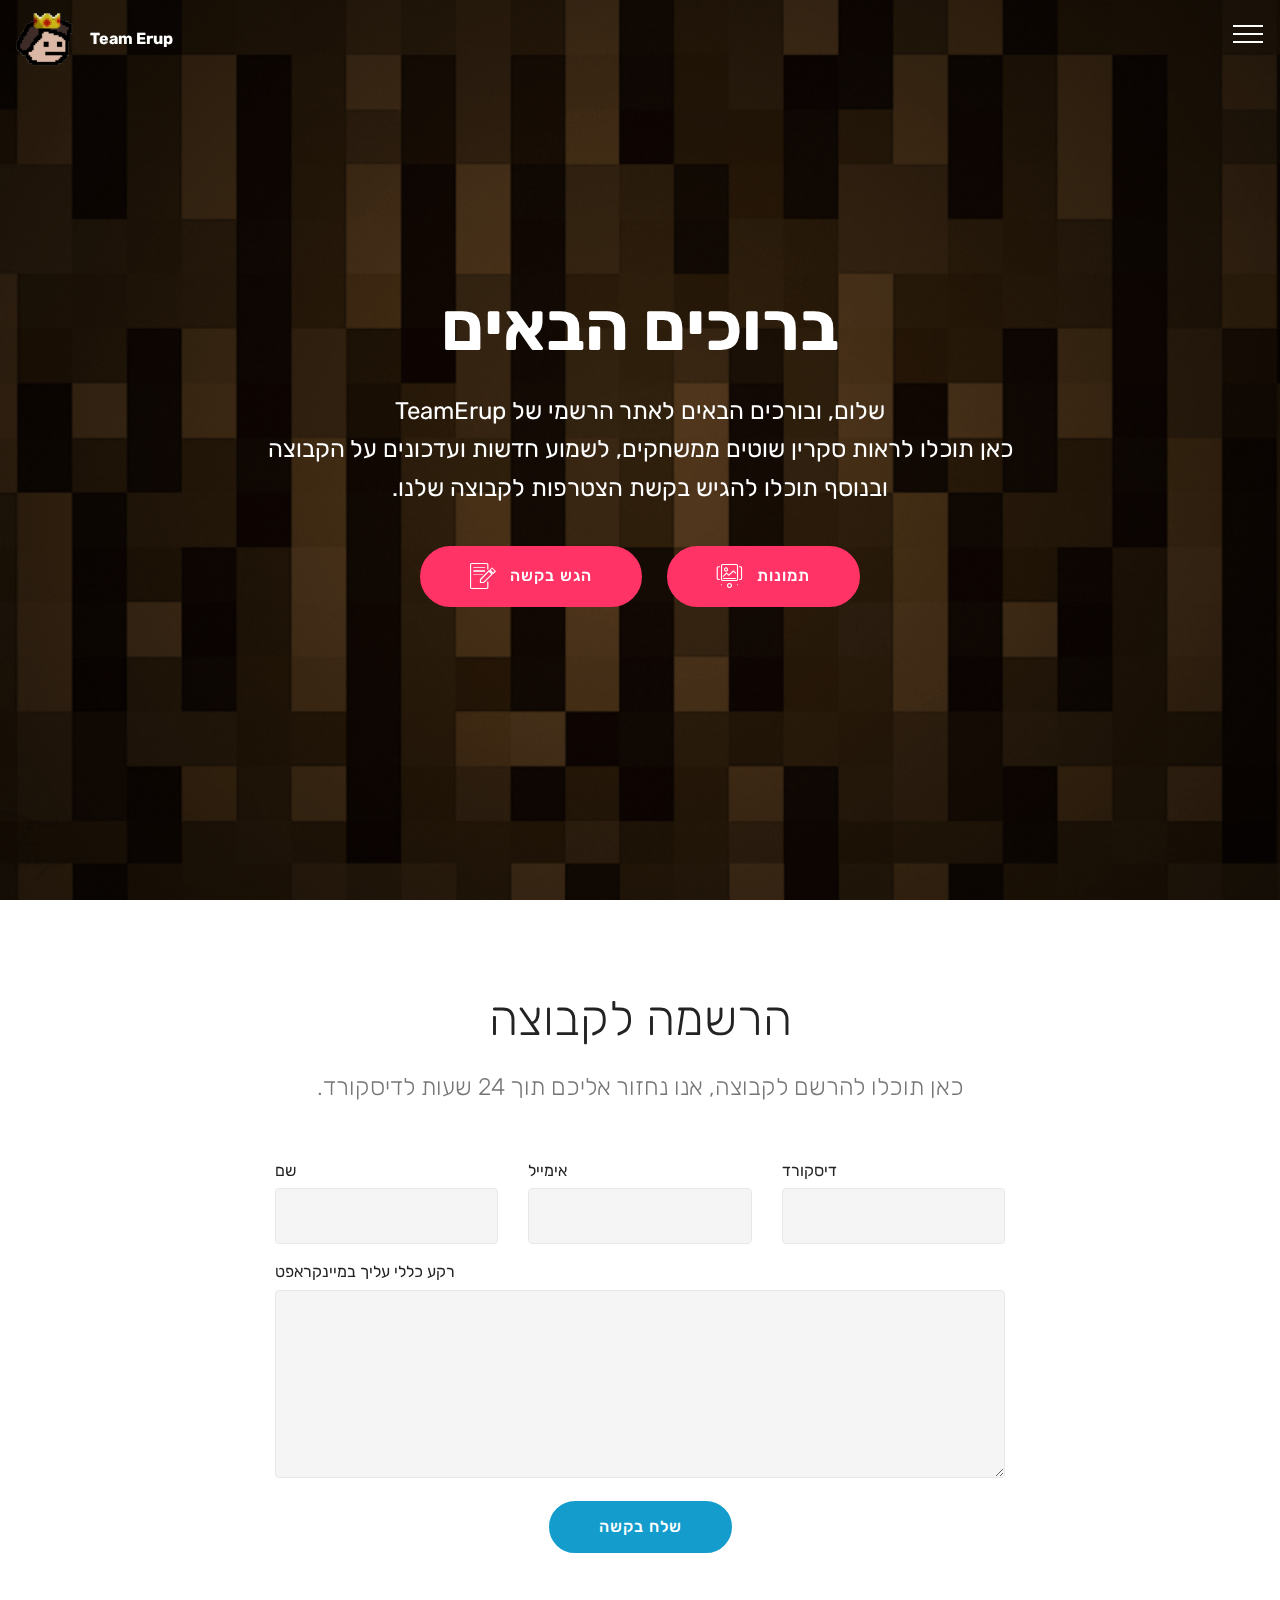
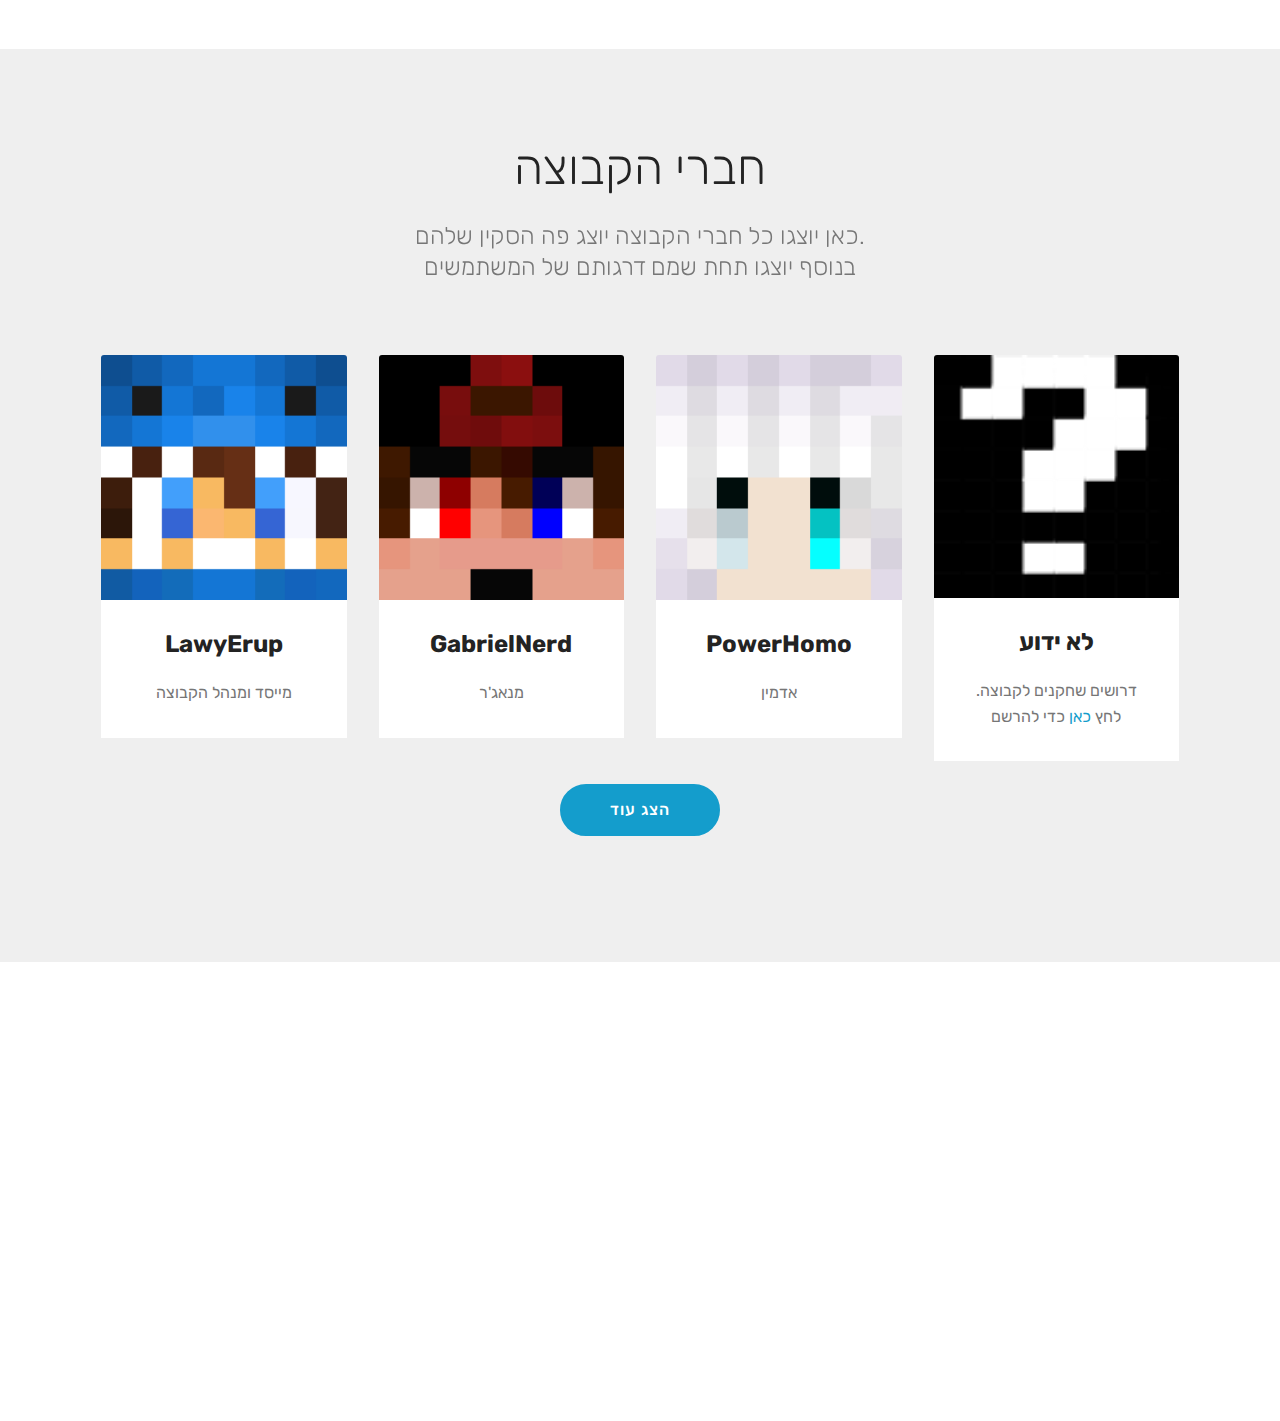
<file: index.html>
<!DOCTYPE html>
<html  >
<head>
  <!-- Site made with Mobirise Website Builder v4.10.5, https://mobirise.com -->
  <meta charset="UTF-8">
  <meta http-equiv="X-UA-Compatible" content="IE=edge">
  <meta name="generator" content="Mobirise v4.10.5, mobirise.com">
  <meta name="viewport" content="width=device-width, initial-scale=1, minimum-scale=1">
  <link rel="shortcut icon" href="assets/images/cc6fca468d0f98ec66b59dccbf3f5788-122x122.png" type="image/x-icon">
  <meta name="description" content="">
  
  <title>TeamErup - דף הבית</title>
  <link rel="stylesheet" href="assets/web/assets/mobirise-icons/mobirise-icons.css">
  <link rel="stylesheet" href="assets/web/assets/mobirise-icons2/mobirise2.css">
  <link rel="stylesheet" href="assets/tether/tether.min.css">
  <link rel="stylesheet" href="assets/bootstrap/css/bootstrap.min.css">
  <link rel="stylesheet" href="assets/bootstrap/css/bootstrap-grid.min.css">
  <link rel="stylesheet" href="assets/bootstrap/css/bootstrap-reboot.min.css">
  <link rel="stylesheet" href="assets/dropdown/css/style.css">
  <link rel="stylesheet" href="assets/socicon/css/styles.css">
  <link rel="stylesheet" href="assets/theme/css/style.css">
  <link rel="stylesheet" href="assets/mobirise/css/mbr-additional.css" type="text/css">
  
  
  
</head>
<body>
  <section class="menu cid-rzTYYgTexo" once="menu" id="menu1-9">

    

    <nav class="navbar navbar-expand beta-menu navbar-dropdown align-items-center navbar-fixed-top collapsed bg-color transparent">
        <button class="navbar-toggler navbar-toggler-right" type="button" data-toggle="collapse" data-target="#navbarSupportedContent" aria-controls="navbarSupportedContent" aria-expanded="false" aria-label="Toggle navigation">
            <div class="hamburger">
                <span></span>
                <span></span>
                <span></span>
                <span></span>
            </div>
        </button>
        <div class="menu-logo">
            <div class="navbar-brand">
                <span class="navbar-logo">
                    <a href="index.html#header1-0">
                         <img src="assets/images/cc6fca468d0f98ec66b59dccbf3f5788-122x122.png" alt="Mobirise" title="" style="height: 3.8rem;">
                    </a>
                </span>
                <span class="navbar-caption-wrap"><a class="navbar-caption text-white display-7" href="index.html#header1-0">
                        Team Erup</a></span>
            </div>
        </div>
        <div class="collapse navbar-collapse" id="navbarSupportedContent">
            <ul class="navbar-nav nav-dropdown" data-app-modern-menu="true"><li class="nav-item">
                    <a class="nav-link link text-white display-4" href="https://mobirise.co">
                        </a>
                </li><li class="nav-item dropdown">
                    <a class="nav-link link dropdown-toggle text-white display-4" href="index.html#form1-f" data-toggle="dropdown-submenu" aria-expanded="true"><span class="mobi-mbri mobi-mbri-globe mbr-iconfont mbr-iconfont-btn"></span>
                        
                        חברי הקבוצה</a><div class="dropdown-menu"><a class="dropdown-item text-white display-4" href="profiles=gabrielnerd.html" aria-expanded="false">GabrielNerd<br></a><a class="dropdown-item text-white display-4" href="page4.html" aria-expanded="false">Lawyerup</a><a class="dropdown-item text-white display-4" href="index.html#features18-12" aria-expanded="false">הצג עוד</a><a class="dropdown-item text-white display-4" href="index.html#form1-f" aria-expanded="false">------------</a></div>
                </li></ul>
            <div class="navbar-buttons mbr-section-btn"><a class="btn btn-sm btn-primary display-4" href="index.html#form1-f"><span class="mbri-pages mbr-iconfont mbr-iconfont-btn"></span>
                    
                    הגש בקשה</a></div>
        </div>
    </nav>
</section>

<section class="engine"><a href="https://mobirise.info/t">free amp templates</a></section><section class="header1 cid-rzTJSkMn4D mbr-fullscreen mbr-parallax-background" id="header1-0">

    

    <div class="mbr-overlay" style="opacity: 0; background-color: rgb(34, 18, 77);">
    </div>

    <div class="container">
        <div class="row justify-content-md-center">
            <div class="mbr-white col-md-10">
                <h1 class="mbr-section-title align-center mbr-bold pb-3 mbr-fonts-style display-1">ברוכים הבאים</h1>
                
                <p class="mbr-text align-center pb-3 mbr-fonts-style display-5">&nbsp;TeamErup שלום, ובורכים הבאים לאתר הרשמי של&nbsp;<br>כאן תוכלו לראות סקרין שוטים ממשחקים, לשמוע חדשות ועדכונים על הקבוצה<br>.ובנוסף תוכלו להגיש בקשת הצטרפות לקבוצה שלנו</p>
                <div class="mbr-section-btn align-center"><a class="btn btn-md btn-secondary display-4" href="index.html#form1-f"><span class="mbri-edit mbr-iconfont mbr-iconfont-btn"></span>
                        הגש בקשה</a> <a class="btn btn-md btn-secondary display-4" href="soon.html"><span class="mbri-image-slider mbr-iconfont mbr-iconfont-btn"></span>
                        תמונות</a></div>
            </div>
        </div>
    </div>

</section>

<section class="mbr-section form1 cid-rzUTXmpnxj" id="form1-f">

    

    
    <div class="container">
        <div class="row justify-content-center">
            <div class="title col-12 col-lg-8">
                <h2 class="mbr-section-title align-center pb-3 mbr-fonts-style display-2">הרשמה לקבוצה</h2>
                <h3 class="mbr-section-subtitle align-center mbr-light pb-3 mbr-fonts-style display-5">.כאן תוכלו להרשם לקבוצה, אנו נחזור אליכם תוך 24 שעות לדיסקורד</h3>
            </div>
        </div>
    </div>
    <div class="container">
        <div class="row justify-content-center">
            <div class="media-container-column col-lg-8" data-form-type="formoid">
                <!---Formbuilder Form--->
                <form action="https://mobirise.com/" method="POST" class="mbr-form form-with-styler" data-form-title="Mobirise Form"><input type="hidden" name="email" data-form-email="true" value="Xn8ZMcV0P3mIzzlbsbJrxsizJfb5n/OR5P2G4xXmwzckLEUB5Bd576814TX0W1qqQ5N9QcmJcRNI2v0lnziJF9z+JeIBiSV1vZOIqezPsHaDTV9JnJFZcNXfbI+0a3ed">
                    <div class="row">
                        <div hidden="hidden" data-form-alert="" class="alert alert-success col-12">תודה על מילוי הטופס, אנו נחזור אליך תוך 24 שעות לדיסקורד</div>
                        <div hidden="hidden" data-form-alert-danger="" class="alert alert-danger col-12">
                        </div>
                    </div>
                    <div class="dragArea row">
                        <div class="col-md-4  form-group" data-for="name">
                            <label for="name-form1-f" class="form-control-label mbr-fonts-style display-7">שם</label>
                            <input type="text" name="name" data-form-field="Name" required="required" class="form-control display-7" id="name-form1-f">
                        </div>
                        <div class="col-md-4  form-group" data-for="email">
                            <label for="email-form1-f" class="form-control-label mbr-fonts-style display-7">אימייל</label>
                            <input type="email" name="email" data-form-field="Email" required="required" class="form-control display-7" id="email-form1-f">
                        </div>
                        <div data-for="phone" class="col-md-4  form-group">
                            <label for="phone-form1-f" class="form-control-label mbr-fonts-style display-7">דיסקורד</label>
                            <input type="tel" name="phone" data-form-field="Phone" class="form-control display-7" id="phone-form1-f">
                        </div>
                        <div data-for="message" class="col-md-12 form-group">
                            <label for="message-form1-f" class="form-control-label mbr-fonts-style display-7">רקע כללי עליך במיינקראפט</label>
                            <textarea name="message" data-form-field="Message" class="form-control display-7" id="message-form1-f"></textarea>
                        </div>
                        <div class="col-md-12 input-group-btn align-center"><button type="submit" class="btn btn-primary btn-form display-4">שלח בקשה</button></div>
                    </div>
                </form><!---Formbuilder Form--->
            </div>
        </div>
    </div>
</section>

<section class="features18 popup-btn-cards cid-rAraXcmvFj" id="features18-12">

    

    
    <div class="container">
        <h2 class="mbr-section-title pb-3 align-center mbr-fonts-style display-2">חברי הקבוצה</h2>
        <h3 class="mbr-section-subtitle display-5 align-center mbr-fonts-style mbr-light">כאן יוצגו כל חברי הקבוצה יוצג פה הסקין שלהם.
<div>בנוסף יוצגו תחת שמם דרגותם של המשתמשים</div></h3>
        <div class="media-container-row pt-5 ">
            <div class="card p-3 col-12 col-md-6 col-lg-3">
                <div class="card-wrapper ">
                    <div class="card-img">
                        <div class="mbr-overlay"></div>
                        <div class="mbr-section-btn text-center"><a href="profiles=lawyerup.html" class="btn btn-primary display-4">פרופיל אישי</a></div>
                        <img src="assets/images/190-190x190.png" alt="Mobirise" title="">
                    </div>
                    <div class="card-box">
                        <h4 class="card-title mbr-fonts-style display-5"><strong>
                            LawyErup</strong></h4>
                        <p class="mbr-text mbr-fonts-style align-left display-7">מייסד ומנהל הקבוצה</p>
                    </div>
                </div>
            </div>
            <div class="card p-3 col-12 col-md-6 col-lg-3">
                <div class="card-wrapper">
                    <div class="card-img">
                        <div class="mbr-overlay"></div>
                        <div class="mbr-section-btn text-center"><a href="profiles=gabrielnerd.html" class="btn btn-primary display-4">פרופיל אישי</a></div>
                        <img src="assets/images/190-1-190x190.png" alt="Mobirise" title="">
                    </div>
                    <div class="card-box">
                        <h4 class="card-title mbr-fonts-style display-5"><strong>
                            GabrielNerd</strong></h4>
                        <p class="mbr-text mbr-fonts-style display-7">
                           מנאג'ר</p>
                    </div>
                </div>
            </div>

            <div class="card p-3 col-12 col-md-6 col-lg-3">
                <div class="card-wrapper">
                    <div class="card-img">
                        <div class="mbr-overlay"></div>
                        <div class="mbr-section-btn text-center"><a href="profiles=powerhomo.html" class="btn btn-primary display-4">פרופיל אישי</a></div>
                        <img src="assets/images/190-2-190x190.png" alt="Mobirise" title="">
                    </div>
                    <div class="card-box">
                        <h4 class="card-title mbr-fonts-style display-5"><strong>PowerHomo</strong></h4>
                        <p class="mbr-text mbr-fonts-style display-7">אדמין</p>
                    </div>
                </div>
            </div>

            <div class="card p-3 col-12 col-md-6 col-lg-3">
                <div class="card-wrapper">
                    <div class="card-img">
                        <div class="mbr-overlay"></div>
                        <div class="mbr-section-btn text-center"><a href="soon.html" class="btn btn-primary display-4" target="_blank">לא ידוע</a></div>
                        <img src="assets/images/unnamed-103x102.png" alt="Mobirise" title="">
                    </div>
                    <div class="card-box">
                        <h4 class="card-title mbr-fonts-style display-5"><strong>לא ידוע</strong></h4>
                        <p class="mbr-text mbr-fonts-style display-7">.דרושים שחקנים לקבוצה
<br>לחץ <a href="index.html#form1-f">כאן</a> כדי להרשם</p>
                    </div>
                </div>
            </div>
        </div>
    </div>
</section>

<section class="mbr-section content8 cid-rzUDYYfBRE" id="content8-d">

    

    <div class="container">
        <div class="media-container-row title">
            <div class="col-12 col-md-8">
                <div class="mbr-section-btn align-center"><a class="btn btn-primary display-4" href="soon.html">הצג עוד</a></div>
            </div>
        </div>
    </div>
</section>

<section class="footer4 cid-rzTQ6M2sbs mbr-reveal" id="footer4-6">

    

    

    <div class="container">
        <div class="media-container-row content mbr-white">
            <div class="col-md-3 col-sm-4">
                <div class="mb-3 img-logo">
                    <a href="#top">
                        <img src="assets/images/cc6fca468d0f98ec66b59dccbf3f5788-128x128.png" alt="Mobirise" title="">
                    </a>
                </div>
                <p class="mb-3 mbr-fonts-style foot-title display-7"><strong>&nbsp; &nbsp; &nbsp;Team Erup</strong><strong><br></strong>BY<strong>&nbsp;<a href="https://atanimogames.cf" target="_blank" class="text-white">ATANIMO GAME</a></strong></p>
                <p class="mbr-text mbr-fonts-style mbr-links-column display-7">&nbsp; &nbsp; &nbsp;<a href="index.html#form1-f" class="text-white">הרשמה לקבוצה</a><br>&nbsp; &nbsp; &nbsp;<a href="index.html#features18-12" class="text-white">&nbsp;חברי הקבוצה</a><a href="index.html#team1-8" class="text-white"><br></a>&nbsp;(סקרין שוטים (בקרוב<br>&nbsp; &nbsp; (חדשות&nbsp;(בקרוב</p>
            </div>
            <div class="col-md-4 col-sm-8">
                <p class="mb-4 foot-title mbr-fonts-style display-5"><strong>&nbsp; &nbsp; &nbsp; &nbsp; &nbsp; &nbsp; &nbsp; &nbsp; &nbsp; &nbsp; &nbsp; :חדשות אחרונות</strong></p>
                <p class="mbr-text mbr-fonts-style foot-text display-5"><em>&nbsp; &nbsp; &nbsp; &nbsp; .אין &nbsp;כרגע חדשות להציג</em></p>
            </div>
            <div class="col-md-4 offset-md-1 col-sm-12">
                <p class="mb-4 foot-title mbr-fonts-style display-7"><strong>&nbsp; &nbsp; &nbsp; &nbsp; &nbsp; &nbsp; &nbsp; &nbsp; &nbsp;הרשמו ותקבלו חדשות לאימייל</strong></p>
                <p class="mbr-text mbr-fonts-style form-text display-7">&nbsp; &nbsp; &nbsp; על ידי הרשמה תוכלו לקבל חדשות עדכניות</p>
                <div class="media-container-column" data-form-type="formoid">
                    <!---Formbuilder Form--->
                    <form action="https://mobirise.com/" method="POST" class="mbr-form form-with-styler" data-form-title="Mobirise Form"><input type="hidden" name="email" data-form-email="true" value="rq/qImGmCyDDWV+nR4GR7yXsQAeoSO4t5R4uoZVAJ/8gpOyK4Mx/iS3HKMb84YzjbESQ433k4xR4X9UrQGT/Yv8RSE+LS3izzJOpxQb0P+/p5vTK+MmZaq1uBB5AVcTN">
                        <div class="row form-inline justify-content-center">
                            <div hidden="hidden" data-form-alert="" class="alert alert-success col-12">תודה על מילוי הטופס, אנו נשלח אליך מהיום חדשות על השרת</div>
                            <div hidden="hidden" data-form-alert-danger="" class="alert alert-danger col-12">
                                                    </div>
                        </div>
                        <div class="dragArea row form-inline justify-content-center">
                            <div class="col-auto  form-group " data-for="email">
                                <input type="email" name="email" placeholder="אימייל" data-form-field="Email" required="required" class="form-control input-sm input-inverse my-2 display-7" id="email-footer4-6">
                            </div>
                            <div class="col-auto  input-group-btn  m-2"><button type="submit" class="btn btn-primary m-0 display-4">הרשמה</button></div>
                        </div>
                    </form><!---Formbuilder Form--->
                </div>
                <p class="mb-4 mbr-fonts-style foot-title display-7">אל תשכחו להצטרף לשרת הדיסקורד שלנו</p>
                <div class="social-list pl-0 mb-0">
                        <div class="soc-item">
                            
                                <a href="https://discord.gg/c2cPhP7" target="_blank"><span class="mbr-iconfont mbr-iconfont-social socicon-discord socicon" style="font-size: 40px;"></span></a>
                            
                        </div>
                        
                        
                        
                        
                        
                </div>
            </div>
        </div>
        <div class="footer-lower">
            <div class="media-container-row">
                <div class="col-sm-12">
                    <hr>
                </div>
            </div>
            <div class="media-container-row mbr-white">
                <div class="col-sm-12 copyright">
                    <p class="mbr-text mbr-fonts-style display-7">©Capsy Designs &amp; Atanimo Games &nbsp; &nbsp; &nbsp; &nbsp; &nbsp; &nbsp; &nbsp; &nbsp; &nbsp; &nbsp; &nbsp; &nbsp; &nbsp; &nbsp; &nbsp; &nbsp; &nbsp; &nbsp; &nbsp; &nbsp; &nbsp; &nbsp; &nbsp; &nbsp; &nbsp; &nbsp; &nbsp; &nbsp;.גרסאת הדף: <strong>0.0.1 אלפא</strong>, ייתכן ויהיו בעיות, במידה ומצאתם בעיה אנא דווחו עליה בהקדם</p>
                </div>
            </div>
        </div>
    </div>
</section>


  <script src="assets/web/assets/jquery/jquery.min.js"></script>
  <script src="assets/popper/popper.min.js"></script>
  <script src="assets/tether/tether.min.js"></script>
  <script src="assets/bootstrap/js/bootstrap.min.js"></script>
  <script src="assets/dropdown/js/nav-dropdown.js"></script>
  <script src="assets/dropdown/js/navbar-dropdown.js"></script>
  <script src="assets/touchswipe/jquery.touch-swipe.min.js"></script>
  <script src="assets/parallax/jarallax.min.js"></script>
  <script src="assets/mbr-popup-btns/mbr-popup-btns.js"></script>
  <script src="assets/smoothscroll/smooth-scroll.js"></script>
  <script src="assets/theme/js/script.js"></script>
  <script src="assets/formoid/formoid.min.js"></script>
  
  
</body>
</html>
</file>
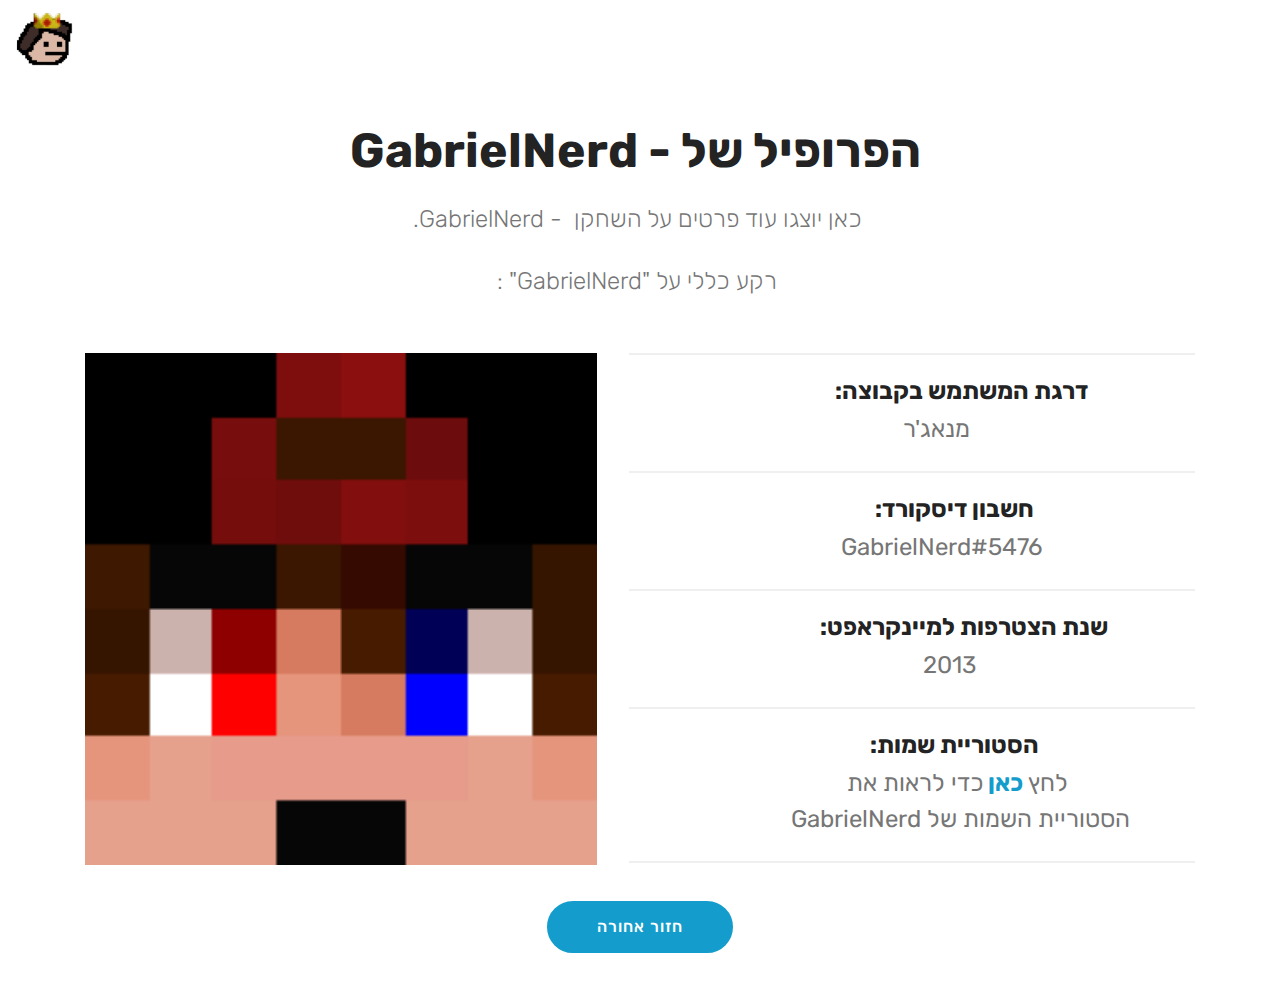
<file: profiles=gabrielnerd.html>
<!DOCTYPE html>
<html  >
<head>
  <!-- Site made with Mobirise Website Builder v4.10.5, https://mobirise.com -->
  <meta charset="UTF-8">
  <meta http-equiv="X-UA-Compatible" content="IE=edge">
  <meta name="generator" content="Mobirise v4.10.5, mobirise.com">
  <meta name="viewport" content="width=device-width, initial-scale=1, minimum-scale=1">
  <link rel="shortcut icon" href="assets/images/cc6fca468d0f98ec66b59dccbf3f5788-122x122.png" type="image/x-icon">
  <meta name="description" content="Website Generator Description">
  
  <title>TeamErup - GabrielNerd</title>
  <link rel="stylesheet" href="assets/web/assets/mobirise-icons2/mobirise2.css">
  <link rel="stylesheet" href="assets/web/assets/mobirise-icons/mobirise-icons.css">
  <link rel="stylesheet" href="assets/tether/tether.min.css">
  <link rel="stylesheet" href="assets/bootstrap/css/bootstrap.min.css">
  <link rel="stylesheet" href="assets/bootstrap/css/bootstrap-grid.min.css">
  <link rel="stylesheet" href="assets/bootstrap/css/bootstrap-reboot.min.css">
  <link rel="stylesheet" href="assets/dropdown/css/style.css">
  <link rel="stylesheet" href="assets/theme/css/style.css">
  <link rel="stylesheet" href="assets/mobirise/css/mbr-additional.css" type="text/css">
  
  
  
</head>
<body>
  <section class="menu cid-rzTYYgTexo" once="menu" id="menu1-j">

    

    <nav class="navbar navbar-expand beta-menu navbar-dropdown align-items-center navbar-fixed-top collapsed bg-color transparent">
        <button class="navbar-toggler navbar-toggler-right" type="button" data-toggle="collapse" data-target="#navbarSupportedContent" aria-controls="navbarSupportedContent" aria-expanded="false" aria-label="Toggle navigation">
            <div class="hamburger">
                <span></span>
                <span></span>
                <span></span>
                <span></span>
            </div>
        </button>
        <div class="menu-logo">
            <div class="navbar-brand">
                <span class="navbar-logo">
                    <a href="index.html#header1-0">
                         <img src="assets/images/cc6fca468d0f98ec66b59dccbf3f5788-122x122.png" alt="Mobirise" title="" style="height: 3.8rem;">
                    </a>
                </span>
                <span class="navbar-caption-wrap"><a class="navbar-caption text-white display-7" href="index.html#header1-0">
                        Team Erup</a></span>
            </div>
        </div>
        <div class="collapse navbar-collapse" id="navbarSupportedContent">
            <ul class="navbar-nav nav-dropdown" data-app-modern-menu="true"><li class="nav-item">
                    <a class="nav-link link text-white display-4" href="https://mobirise.co">
                        </a>
                </li><li class="nav-item dropdown open">
                    <a class="nav-link link dropdown-toggle text-white display-4" href="index.html#form1-f" data-toggle="dropdown-submenu" aria-expanded="true"><span class="mobi-mbri mobi-mbri-globe mbr-iconfont mbr-iconfont-btn"></span>
                        
                        חברי הקבוצה</a><div class="dropdown-menu"><a class="dropdown-item text-white display-4" href="profiles=gabrielnerd.html" aria-expanded="false">GabrielNerd<br></a><a class="dropdown-item text-white display-4" href="page4.html" aria-expanded="false">Lawyerup</a><a class="dropdown-item text-white display-4" href="index.html#features18-12" aria-expanded="false">הצג עוד</a><a class="dropdown-item text-white display-4" href="index.html#form1-f" aria-expanded="false">------------</a></div>
                </li></ul>
            <div class="navbar-buttons mbr-section-btn"><a class="btn btn-sm btn-primary display-4" href="index.html#form1-f"><span class="mbri-pages mbr-iconfont mbr-iconfont-btn"></span>
                    
                    הגש בקשה</a></div>
        </div>
    </nav>
</section>

<section class="engine"><a href="https://mobirise.info/a">online website builder</a></section><section class="counters3 counters cid-rA8zIksFDp" id="counters3-k">

    

    

    <div class="container pt-4 mt-2">
        <h2 class="mbr-section-title pb-3 align-center mbr-fonts-style display-2"><strong>
                    GabrielNerd - הפרופיל של&nbsp;</strong></h2>
        <h3 class="mbr-section-subtitle pb-5 align-center mbr-fonts-style display-5">.GabrielNerd - &nbsp;כאן יוצגו עוד פרטים על השחקן&nbsp;<br><br>: "GabrielNerd" רקע כללי על&nbsp;</h3>
        <div class="media-container-row">
            <div class="media-block m-auto" style="width: 49%;">
                <div class="mbr-figure">
                    <img src="assets/images/190-1-190x190.png" alt="" title="">
                </div>
            </div>
            <div class="cards-block">
                <div class="cards-container">
                    <div class="card px-3 align-left col-12">
                        <div class="panel-item p-4 d-flex align-items-center">
                            <div class="card-img pr-3 d-flex align-items-center align-left">
                                
                                <h3 class="count py-3 mbr-fonts-style display-4">5</h3>
                            </div>
                            <div class="card-text">
                                <h4 class="mbr-content-title mbr-bold mbr-fonts-style display-5">&nbsp; &nbsp; &nbsp; &nbsp; &nbsp; :דרגת המשתמש בקבוצה</h4>
                                <p class="mbr-content-text mbr-fonts-style display-5">מנאג'ר</p>
                            </div>
                        </div>
                    </div>
                    <div class="card px-3 align-left col-12">
                        <div class="panel-item p-4 d-flex align-items-center">
                            <div class="card-img pr-3 d-flex align-items-center align-left">
                                
                                <h3 class="count py-3 mbr-fonts-style display-4"></h3>
                            </div>
                            <div class="card-text">
                                <h4 class="mbr-content-title mbr-bold mbr-fonts-style display-5">&nbsp; &nbsp; &nbsp; &nbsp; &nbsp; &nbsp; &nbsp; &nbsp; &nbsp; :חשבון דיסקורד &nbsp; &nbsp; &nbsp; &nbsp; &nbsp; &nbsp;&nbsp;</h4>
                                <p class="mbr-content-text mbr-fonts-style display-5">GabrielNerd#5476</p>
                            </div>
                        </div>
                    </div>
                    <div class="card px-3 align-left col-12">
                        <div class="panel-item p-4 d-flex align-items-center">
                            <div class="card-img pr-3 d-flex align-items-center align-left">
                                
                                <h3 class="count py-3 mbr-fonts-style display-4"></h3>
                            </div>
                            <div class="card-text">
                                <h4 class="mbr-content-title mbr-bold mbr-fonts-style display-5">&nbsp; &nbsp; &nbsp; &nbsp;:שנת הצטרפות למיינקראפט</h4>
                                <p class="mbr-content-text mbr-fonts-style display-5">&nbsp; &nbsp; 2013 &nbsp;&nbsp;</p>
                            </div>
                        </div>
                    </div>
                    <div class="card px-3 align-left col-12">
                        <div class="panel-item p-4 d-flex align-items-center">
                            <div class="card-img pr-3 d-flex align-items-center align-left">
                                
                                <h3 class="count py-3 mbr-fonts-style display-4"></h3>
                            </div>
                            <div class="card-texts">
                                <h4 class="mbr-content-title mbr-bold mbr-fonts-style display-5">&nbsp; &nbsp; &nbsp; &nbsp; :הסטוריית שמות &nbsp; &nbsp; &nbsp; &nbsp; &nbsp; &nbsp; &nbsp;</h4>
                                <p class="mbr-content-text mbr-fonts-style display-5">&nbsp; &nbsp; &nbsp; &nbsp; לחץ <a href="https://he.namemc.com/search?q=GabrielNerd" target="_blank"><strong>כאן </strong></a>כדי לראות את &nbsp; &nbsp; &nbsp; &nbsp; &nbsp; &nbsp; &nbsp;GabrielNerd הסטוריית השמות של &nbsp; &nbsp;</p>
                            </div>
                        </div>
                    </div>
                </div>
            </div>
        </div>
    </div>
</section>

<section class="mbr-section content8 cid-rAre1upBkL" id="content8-13">

    

    <div class="container">
        <div class="media-container-row title">
            <div class="col-12 col-md-8">
                <div class="mbr-section-btn align-center"><a class="btn btn-primary display-4" href="index.html#features18-12">חזור אחורה</a></div>
            </div>
        </div>
    </div>
</section>


  <script src="assets/web/assets/jquery/jquery.min.js"></script>
  <script src="assets/tether/tether.min.js"></script>
  <script src="assets/popper/popper.min.js"></script>
  <script src="assets/bootstrap/js/bootstrap.min.js"></script>
  <script src="assets/dropdown/js/nav-dropdown.js"></script>
  <script src="assets/dropdown/js/navbar-dropdown.js"></script>
  <script src="assets/touchswipe/jquery.touch-swipe.min.js"></script>
  <script src="assets/viewportchecker/jquery.viewportchecker.js"></script>
  <script src="assets/smoothscroll/smooth-scroll.js"></script>
  <script src="assets/theme/js/script.js"></script>
  
  
</body>
</html>
</file>
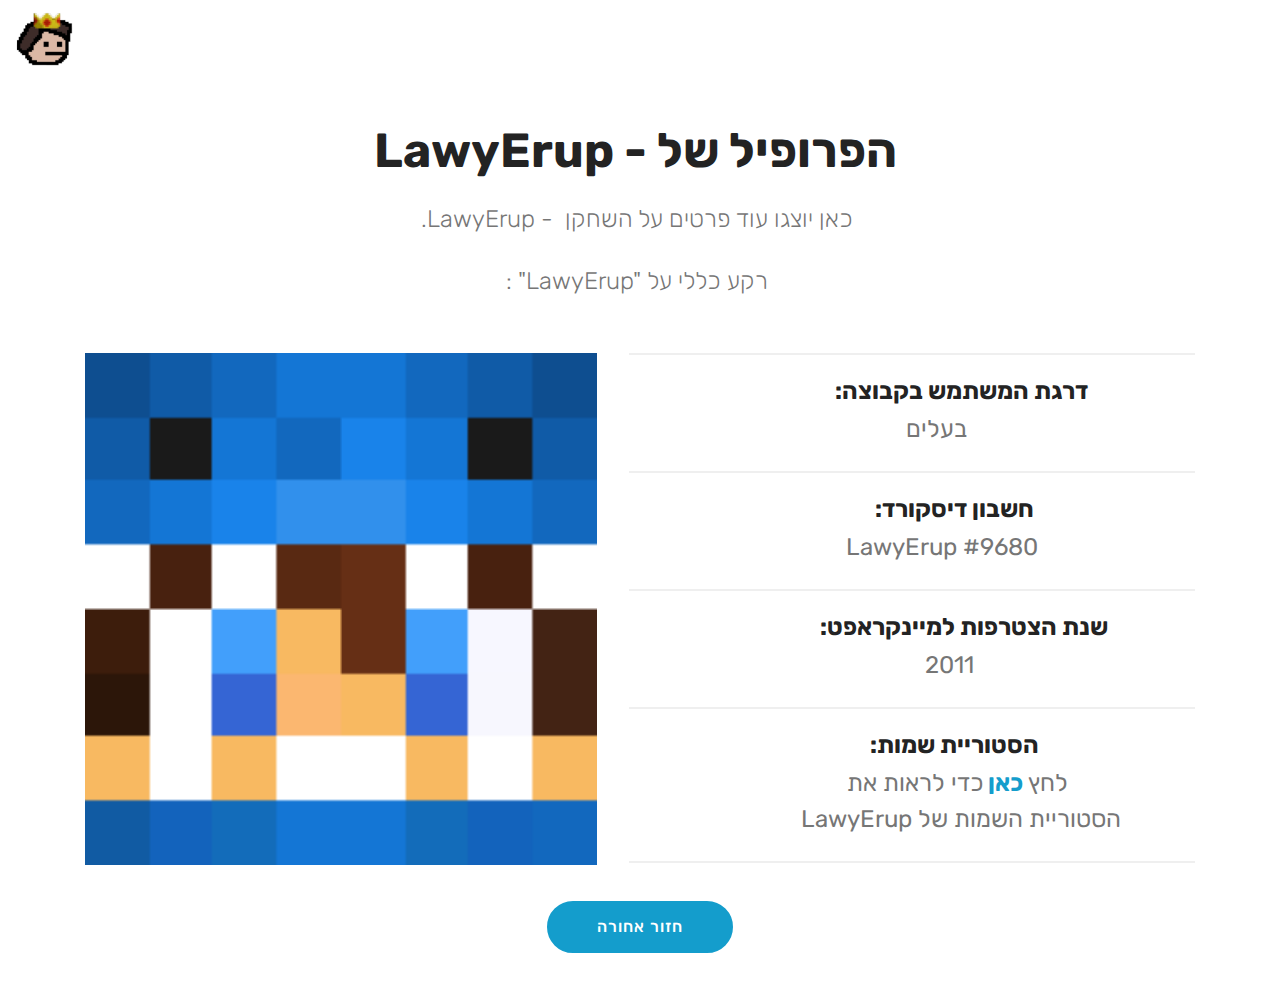
<file: profiles=lawyerup.html>
<!DOCTYPE html>
<html  >
<head>
  <!-- Site made with Mobirise Website Builder v4.10.5, https://mobirise.com -->
  <meta charset="UTF-8">
  <meta http-equiv="X-UA-Compatible" content="IE=edge">
  <meta name="generator" content="Mobirise v4.10.5, mobirise.com">
  <meta name="viewport" content="width=device-width, initial-scale=1, minimum-scale=1">
  <link rel="shortcut icon" href="assets/images/cc6fca468d0f98ec66b59dccbf3f5788-122x122.png" type="image/x-icon">
  <meta name="description" content="Website Generator Description">
  
  <title>TeamErup - LawyErup</title>
  <link rel="stylesheet" href="assets/web/assets/mobirise-icons2/mobirise2.css">
  <link rel="stylesheet" href="assets/web/assets/mobirise-icons/mobirise-icons.css">
  <link rel="stylesheet" href="assets/tether/tether.min.css">
  <link rel="stylesheet" href="assets/bootstrap/css/bootstrap.min.css">
  <link rel="stylesheet" href="assets/bootstrap/css/bootstrap-grid.min.css">
  <link rel="stylesheet" href="assets/bootstrap/css/bootstrap-reboot.min.css">
  <link rel="stylesheet" href="assets/dropdown/css/style.css">
  <link rel="stylesheet" href="assets/theme/css/style.css">
  <link rel="stylesheet" href="assets/mobirise/css/mbr-additional.css" type="text/css">
  
  
  
</head>
<body>
  <section class="menu cid-rAreqjso0y" once="menu" id="menu1-14">

    

    <nav class="navbar navbar-expand beta-menu navbar-dropdown align-items-center navbar-fixed-top collapsed bg-color transparent">
        <button class="navbar-toggler navbar-toggler-right" type="button" data-toggle="collapse" data-target="#navbarSupportedContent" aria-controls="navbarSupportedContent" aria-expanded="false" aria-label="Toggle navigation">
            <div class="hamburger">
                <span></span>
                <span></span>
                <span></span>
                <span></span>
            </div>
        </button>
        <div class="menu-logo">
            <div class="navbar-brand">
                <span class="navbar-logo">
                    <a href="index.html#header1-0">
                         <img src="assets/images/cc6fca468d0f98ec66b59dccbf3f5788-122x122.png" alt="Mobirise" title="" style="height: 3.8rem;">
                    </a>
                </span>
                <span class="navbar-caption-wrap"><a class="navbar-caption text-white display-7" href="index.html#header1-0">
                        Team Erup</a></span>
            </div>
        </div>
        <div class="collapse navbar-collapse" id="navbarSupportedContent">
            <ul class="navbar-nav nav-dropdown" data-app-modern-menu="true"><li class="nav-item">
                    <a class="nav-link link text-white display-4" href="https://mobirise.co">
                        </a>
                </li><li class="nav-item dropdown open">
                    <a class="nav-link link dropdown-toggle text-white display-4" href="index.html#form1-f" data-toggle="dropdown-submenu" aria-expanded="true"><span class="mobi-mbri mobi-mbri-globe mbr-iconfont mbr-iconfont-btn"></span>
                        
                        חברי הקבוצה</a><div class="dropdown-menu"><a class="dropdown-item text-white display-4" href="profiles=gabrielnerd.html" aria-expanded="false">GabrielNerd<br></a><a class="dropdown-item text-white display-4" href="page4.html" aria-expanded="false">Lawyerup</a><a class="dropdown-item text-white display-4" href="index.html#features18-12" aria-expanded="false">הצג עוד</a><a class="dropdown-item text-white display-4" href="index.html#form1-f" aria-expanded="false">------------</a></div>
                </li></ul>
            <div class="navbar-buttons mbr-section-btn"><a class="btn btn-sm btn-primary display-4" href="index.html#form1-f"><span class="mbri-pages mbr-iconfont mbr-iconfont-btn"></span>
                    
                    הגש בקשה</a></div>
        </div>
    </nav>
</section>

<section class="engine"><a href="https://mobirise.info/d">free site maker</a></section><section class="counters3 counters cid-rAreqjQV95" id="counters3-15">

    

    

    <div class="container pt-4 mt-2">
        <h2 class="mbr-section-title pb-3 align-center mbr-fonts-style display-2"><strong>
                    LawyErup - הפרופיל של&nbsp;</strong></h2>
        <h3 class="mbr-section-subtitle pb-5 align-center mbr-fonts-style display-5">.LawyErup - &nbsp;כאן יוצגו עוד פרטים על השחקן&nbsp;<br><br>: "LawyErup" רקע כללי על&nbsp;</h3>
        <div class="media-container-row">
            <div class="media-block m-auto" style="width: 49%;">
                <div class="mbr-figure">
                    <img src="assets/images/190-190x190.png" alt="" title="">
                </div>
            </div>
            <div class="cards-block">
                <div class="cards-container">
                    <div class="card px-3 align-left col-12">
                        <div class="panel-item p-4 d-flex align-items-center">
                            <div class="card-img pr-3 d-flex align-items-center align-left">
                                
                                <h3 class="count py-3 mbr-fonts-style display-4">5</h3>
                            </div>
                            <div class="card-text">
                                <h4 class="mbr-content-title mbr-bold mbr-fonts-style display-5">&nbsp; &nbsp; &nbsp; &nbsp; &nbsp; :דרגת המשתמש בקבוצה</h4>
                                <p class="mbr-content-text mbr-fonts-style display-5">בעלים</p>
                            </div>
                        </div>
                    </div>
                    <div class="card px-3 align-left col-12">
                        <div class="panel-item p-4 d-flex align-items-center">
                            <div class="card-img pr-3 d-flex align-items-center align-left">
                                
                                <h3 class="count py-3 mbr-fonts-style display-4"></h3>
                            </div>
                            <div class="card-text">
                                <h4 class="mbr-content-title mbr-bold mbr-fonts-style display-5">&nbsp; &nbsp; &nbsp; &nbsp; &nbsp; &nbsp; &nbsp; &nbsp; &nbsp; :חשבון דיסקורד &nbsp; &nbsp; &nbsp; &nbsp; &nbsp; &nbsp;&nbsp;</h4>
                                <p class="mbr-content-text mbr-fonts-style display-5">LawyErup
#9680</p>
                            </div>
                        </div>
                    </div>
                    <div class="card px-3 align-left col-12">
                        <div class="panel-item p-4 d-flex align-items-center">
                            <div class="card-img pr-3 d-flex align-items-center align-left">
                                
                                <h3 class="count py-3 mbr-fonts-style display-4"></h3>
                            </div>
                            <div class="card-text">
                                <h4 class="mbr-content-title mbr-bold mbr-fonts-style display-5">&nbsp; &nbsp; &nbsp; &nbsp;:שנת הצטרפות למיינקראפט</h4>
                                <p class="mbr-content-text mbr-fonts-style display-5">&nbsp; &nbsp; 2011 &nbsp;&nbsp;</p>
                            </div>
                        </div>
                    </div>
                    <div class="card px-3 align-left col-12">
                        <div class="panel-item p-4 d-flex align-items-center">
                            <div class="card-img pr-3 d-flex align-items-center align-left">
                                
                                <h3 class="count py-3 mbr-fonts-style display-4"></h3>
                            </div>
                            <div class="card-texts">
                                <h4 class="mbr-content-title mbr-bold mbr-fonts-style display-5">&nbsp; &nbsp; &nbsp; &nbsp; :הסטוריית שמות &nbsp; &nbsp; &nbsp; &nbsp; &nbsp; &nbsp; &nbsp;</h4>
                                <p class="mbr-content-text mbr-fonts-style display-5">&nbsp; &nbsp; &nbsp; &nbsp; לחץ <a href="https://he.namemc.com/search?q=Lawyerup" target="_blank"><strong>כאן </strong></a>כדי לראות את &nbsp; &nbsp; &nbsp; &nbsp; &nbsp; &nbsp; &nbsp;LawyErup הסטוריית השמות של &nbsp; &nbsp;</p>
                            </div>
                        </div>
                    </div>
                </div>
            </div>
        </div>
    </div>
</section>

<section class="mbr-section content8 cid-rAreqkB5QF" id="content8-16">

    

    <div class="container">
        <div class="media-container-row title">
            <div class="col-12 col-md-8">
                <div class="mbr-section-btn align-center"><a class="btn btn-primary display-4" href="index.html#features18-12">חזור אחורה</a></div>
            </div>
        </div>
    </div>
</section>


  <script src="assets/web/assets/jquery/jquery.min.js"></script>
  <script src="assets/tether/tether.min.js"></script>
  <script src="assets/popper/popper.min.js"></script>
  <script src="assets/bootstrap/js/bootstrap.min.js"></script>
  <script src="assets/dropdown/js/nav-dropdown.js"></script>
  <script src="assets/dropdown/js/navbar-dropdown.js"></script>
  <script src="assets/touchswipe/jquery.touch-swipe.min.js"></script>
  <script src="assets/viewportchecker/jquery.viewportchecker.js"></script>
  <script src="assets/smoothscroll/smooth-scroll.js"></script>
  <script src="assets/theme/js/script.js"></script>
  
  
</body>
</html>
</file>
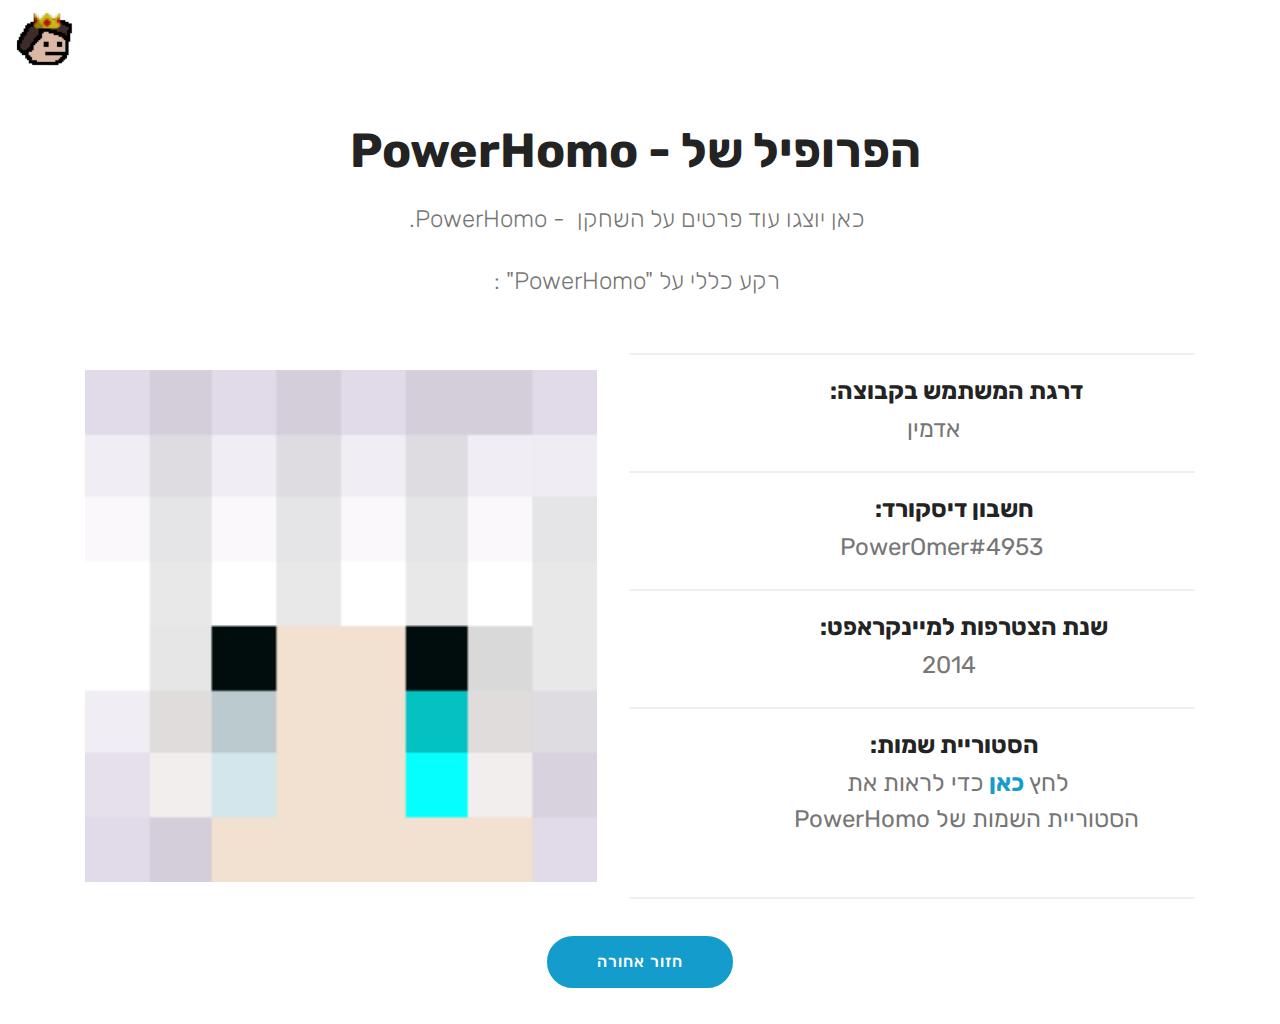
<file: profiles=powerhomo.html>
<!DOCTYPE html>
<html  >
<head>
  <!-- Site made with Mobirise Website Builder v4.10.5, https://mobirise.com -->
  <meta charset="UTF-8">
  <meta http-equiv="X-UA-Compatible" content="IE=edge">
  <meta name="generator" content="Mobirise v4.10.5, mobirise.com">
  <meta name="viewport" content="width=device-width, initial-scale=1, minimum-scale=1">
  <link rel="shortcut icon" href="assets/images/cc6fca468d0f98ec66b59dccbf3f5788-122x122.png" type="image/x-icon">
  <meta name="description" content="Website Generator Description">
  
  <title>TeamErup - PowerHomo</title>
  <link rel="stylesheet" href="assets/web/assets/mobirise-icons2/mobirise2.css">
  <link rel="stylesheet" href="assets/web/assets/mobirise-icons/mobirise-icons.css">
  <link rel="stylesheet" href="assets/tether/tether.min.css">
  <link rel="stylesheet" href="assets/bootstrap/css/bootstrap.min.css">
  <link rel="stylesheet" href="assets/bootstrap/css/bootstrap-grid.min.css">
  <link rel="stylesheet" href="assets/bootstrap/css/bootstrap-reboot.min.css">
  <link rel="stylesheet" href="assets/dropdown/css/style.css">
  <link rel="stylesheet" href="assets/theme/css/style.css">
  <link rel="stylesheet" href="assets/mobirise/css/mbr-additional.css" type="text/css">
  
  
  
</head>
<body>
  <section class="menu cid-rAszi6NY62" once="menu" id="menu1-17">

    

    <nav class="navbar navbar-expand beta-menu navbar-dropdown align-items-center navbar-fixed-top collapsed bg-color transparent">
        <button class="navbar-toggler navbar-toggler-right" type="button" data-toggle="collapse" data-target="#navbarSupportedContent" aria-controls="navbarSupportedContent" aria-expanded="false" aria-label="Toggle navigation">
            <div class="hamburger">
                <span></span>
                <span></span>
                <span></span>
                <span></span>
            </div>
        </button>
        <div class="menu-logo">
            <div class="navbar-brand">
                <span class="navbar-logo">
                    <a href="index.html#header1-0">
                         <img src="assets/images/cc6fca468d0f98ec66b59dccbf3f5788-122x122.png" alt="Mobirise" title="" style="height: 3.8rem;">
                    </a>
                </span>
                <span class="navbar-caption-wrap"><a class="navbar-caption text-white display-7" href="index.html#header1-0">
                        Team Erup</a></span>
            </div>
        </div>
        <div class="collapse navbar-collapse" id="navbarSupportedContent">
            <ul class="navbar-nav nav-dropdown" data-app-modern-menu="true"><li class="nav-item">
                    <a class="nav-link link text-white display-4" href="https://mobirise.co">
                        </a>
                </li><li class="nav-item dropdown">
                    <a class="nav-link link dropdown-toggle text-white display-4" href="index.html#form1-f" data-toggle="dropdown-submenu" aria-expanded="true"><span class="mobi-mbri mobi-mbri-globe mbr-iconfont mbr-iconfont-btn"></span>
                        
                        חברי הקבוצה</a><div class="dropdown-menu"><a class="dropdown-item text-white display-4" href="profiles=gabrielnerd.html" aria-expanded="false">GabrielNerd<br></a><a class="dropdown-item text-white display-4" href="page4.html" aria-expanded="false">Lawyerup</a><a class="dropdown-item text-white display-4" href="index.html#features18-12" aria-expanded="false">הצג עוד</a><a class="dropdown-item text-white display-4" href="index.html#form1-f" aria-expanded="false">------------</a></div>
                </li></ul>
            <div class="navbar-buttons mbr-section-btn"><a class="btn btn-sm btn-primary display-4" href="index.html#form1-f"><span class="mbri-pages mbr-iconfont mbr-iconfont-btn"></span>
                    
                    הגש בקשה</a></div>
        </div>
    </nav>
</section>

<section class="engine"><a href="https://mobirise.info/n">simple website templates</a></section><section class="counters3 counters cid-rAszi7fViM" id="counters3-18">

    

    

    <div class="container pt-4 mt-2">
        <h2 class="mbr-section-title pb-3 align-center mbr-fonts-style display-2"><strong>
                    PowerHomo - הפרופיל של&nbsp;</strong></h2>
        <h3 class="mbr-section-subtitle pb-5 align-center mbr-fonts-style display-5">.PowerHomo - &nbsp;כאן יוצגו עוד פרטים על השחקן&nbsp;<br><br>: "PowerHomo" רקע כללי על&nbsp;</h3>
        <div class="media-container-row">
            <div class="media-block m-auto" style="width: 49%;">
                <div class="mbr-figure">
                    <img src="assets/images/190-2-190x190.png" alt="" title="">
                </div>
            </div>
            <div class="cards-block">
                <div class="cards-container">
                    <div class="card px-3 align-left col-12">
                        <div class="panel-item p-4 d-flex align-items-center">
                            <div class="card-img pr-3 d-flex align-items-center align-left">
                                
                                <h3 class="count py-3 mbr-fonts-style display-4">5</h3>
                            </div>
                            <div class="card-text">
                                <h4 class="mbr-content-title mbr-bold mbr-fonts-style display-5">&nbsp; &nbsp; &nbsp; &nbsp; &nbsp;:דרגת המשתמש בקבוצה</h4>
                                <p class="mbr-content-text mbr-fonts-style display-5">אדמין</p>
                            </div>
                        </div>
                    </div>
                    <div class="card px-3 align-left col-12">
                        <div class="panel-item p-4 d-flex align-items-center">
                            <div class="card-img pr-3 d-flex align-items-center align-left">
                                
                                <h3 class="count py-3 mbr-fonts-style display-4"></h3>
                            </div>
                            <div class="card-text">
                                <h4 class="mbr-content-title mbr-bold mbr-fonts-style display-5">&nbsp; &nbsp; &nbsp; &nbsp; &nbsp; &nbsp; &nbsp; &nbsp; &nbsp; :חשבון דיסקורד &nbsp; &nbsp; &nbsp; &nbsp; &nbsp; &nbsp;&nbsp;</h4>
                                <p class="mbr-content-text mbr-fonts-style display-5">PowerOmer#4953</p>
                            </div>
                        </div>
                    </div>
                    <div class="card px-3 align-left col-12">
                        <div class="panel-item p-4 d-flex align-items-center">
                            <div class="card-img pr-3 d-flex align-items-center align-left">
                                
                                <h3 class="count py-3 mbr-fonts-style display-4"></h3>
                            </div>
                            <div class="card-text">
                                <h4 class="mbr-content-title mbr-bold mbr-fonts-style display-5">&nbsp; &nbsp; &nbsp; &nbsp;:שנת הצטרפות למיינקראפט</h4>
                                <p class="mbr-content-text mbr-fonts-style display-5">&nbsp; &nbsp; 2014 &nbsp;&nbsp;</p>
                            </div>
                        </div>
                    </div>
                    <div class="card px-3 align-left col-12">
                        <div class="panel-item p-4 d-flex align-items-center">
                            <div class="card-img pr-3 d-flex align-items-center align-left">
                                
                                <h3 class="count py-3 mbr-fonts-style display-4"></h3>
                            </div>
                            <div class="card-texts">
                                <h4 class="mbr-content-title mbr-bold mbr-fonts-style display-5">&nbsp; &nbsp; &nbsp; &nbsp; :הסטוריית שמות &nbsp; &nbsp; &nbsp; &nbsp; &nbsp; &nbsp; &nbsp;</h4>
                                <p class="mbr-content-text mbr-fonts-style display-5">&nbsp; &nbsp; &nbsp; &nbsp; לחץ <a href="https://he.namemc.com/search?q=Lawyerup" target="_blank"><strong></strong></a><strong><a href="https://he.namemc.com/search?q=PowerHomo" target="_blank"><b>כאן</b> </a></strong>כדי לראות את &nbsp; &nbsp; &nbsp; &nbsp; &nbsp; &nbsp; &nbsp;PowerHomo הסטוריית השמות של &nbsp; &nbsp;</p>
                            </div>
                        </div>
                    </div>
                </div>
            </div>
        </div>
    </div>
</section>

<section class="mbr-section content8 cid-rAszi7Xsc9" id="content8-19">

    

    <div class="container">
        <div class="media-container-row title">
            <div class="col-12 col-md-8">
                <div class="mbr-section-btn align-center"><a class="btn btn-primary display-4" href="index.html#features18-12">חזור אחורה</a></div>
            </div>
        </div>
    </div>
</section>


  <script src="assets/web/assets/jquery/jquery.min.js"></script>
  <script src="assets/tether/tether.min.js"></script>
  <script src="assets/popper/popper.min.js"></script>
  <script src="assets/bootstrap/js/bootstrap.min.js"></script>
  <script src="assets/dropdown/js/nav-dropdown.js"></script>
  <script src="assets/dropdown/js/navbar-dropdown.js"></script>
  <script src="assets/touchswipe/jquery.touch-swipe.min.js"></script>
  <script src="assets/viewportchecker/jquery.viewportchecker.js"></script>
  <script src="assets/smoothscroll/smooth-scroll.js"></script>
  <script src="assets/theme/js/script.js"></script>
  
  
</body>
</html>
</file>
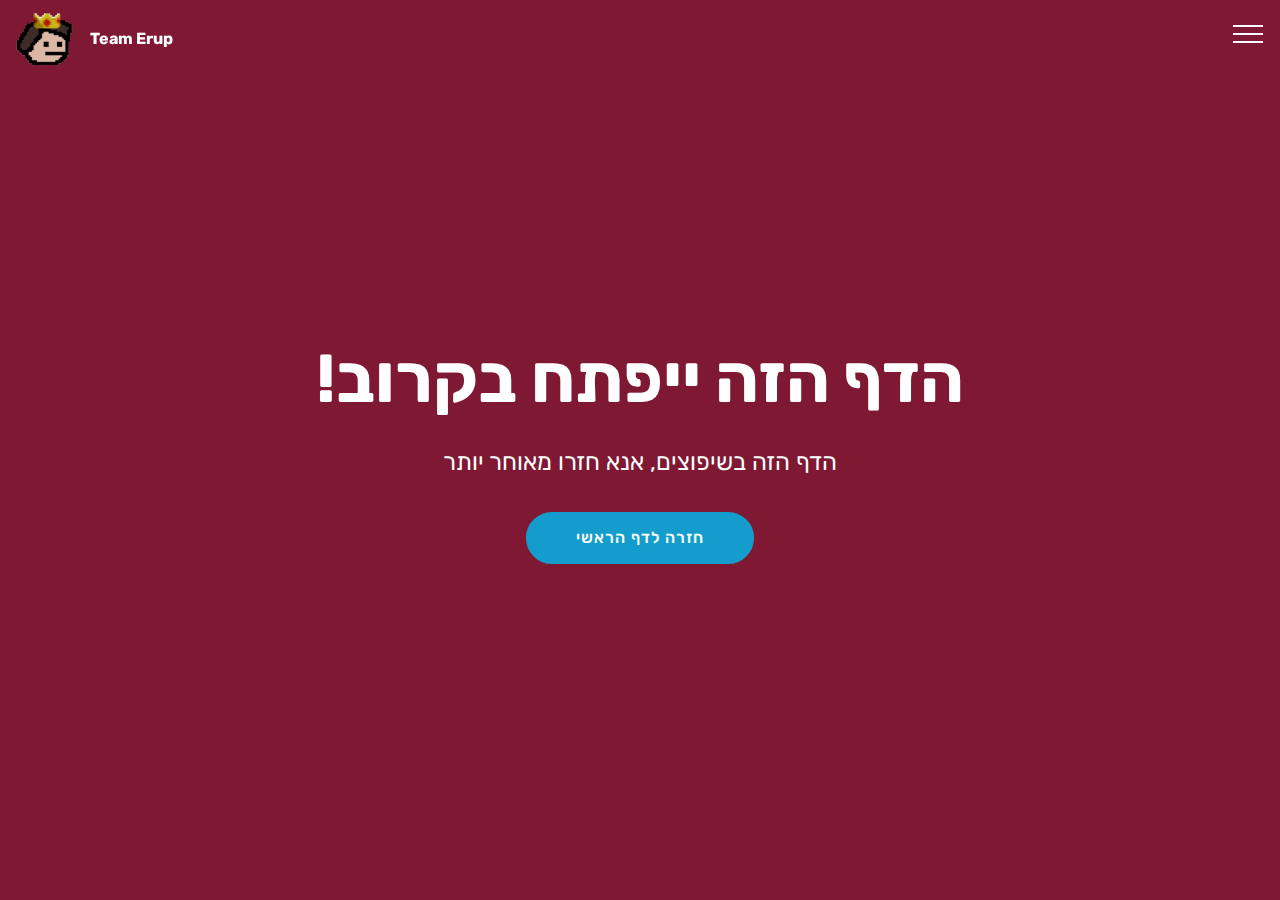
<file: soon.html>
<!DOCTYPE html>
<html  >
<head>
  <!-- Site made with Mobirise Website Builder v4.10.5, https://mobirise.com -->
  <meta charset="UTF-8">
  <meta http-equiv="X-UA-Compatible" content="IE=edge">
  <meta name="generator" content="Mobirise v4.10.5, mobirise.com">
  <meta name="viewport" content="width=device-width, initial-scale=1, minimum-scale=1">
  <link rel="shortcut icon" href="assets/images/cc6fca468d0f98ec66b59dccbf3f5788-122x122.png" type="image/x-icon">
  <meta name="description" content="Web Site Maker Description">
  
  <title>TeamErup - בקרוב</title>
  <link rel="stylesheet" href="assets/web/assets/mobirise-icons2/mobirise2.css">
  <link rel="stylesheet" href="assets/web/assets/mobirise-icons/mobirise-icons.css">
  <link rel="stylesheet" href="assets/tether/tether.min.css">
  <link rel="stylesheet" href="assets/bootstrap/css/bootstrap.min.css">
  <link rel="stylesheet" href="assets/bootstrap/css/bootstrap-grid.min.css">
  <link rel="stylesheet" href="assets/bootstrap/css/bootstrap-reboot.min.css">
  <link rel="stylesheet" href="assets/dropdown/css/style.css">
  <link rel="stylesheet" href="assets/theme/css/style.css">
  <link rel="stylesheet" href="assets/mobirise/css/mbr-additional.css" type="text/css">
  
  
  
</head>
<body>
  <section class="menu cid-rzTYYgTexo" once="menu" id="menu1-a">

    

    <nav class="navbar navbar-expand beta-menu navbar-dropdown align-items-center navbar-fixed-top collapsed bg-color transparent">
        <button class="navbar-toggler navbar-toggler-right" type="button" data-toggle="collapse" data-target="#navbarSupportedContent" aria-controls="navbarSupportedContent" aria-expanded="false" aria-label="Toggle navigation">
            <div class="hamburger">
                <span></span>
                <span></span>
                <span></span>
                <span></span>
            </div>
        </button>
        <div class="menu-logo">
            <div class="navbar-brand">
                <span class="navbar-logo">
                    <a href="index.html#header1-0">
                         <img src="assets/images/cc6fca468d0f98ec66b59dccbf3f5788-122x122.png" alt="Mobirise" title="" style="height: 3.8rem;">
                    </a>
                </span>
                <span class="navbar-caption-wrap"><a class="navbar-caption text-white display-7" href="index.html#header1-0">
                        Team Erup</a></span>
            </div>
        </div>
        <div class="collapse navbar-collapse" id="navbarSupportedContent">
            <ul class="navbar-nav nav-dropdown" data-app-modern-menu="true"><li class="nav-item">
                    <a class="nav-link link text-white display-4" href="https://mobirise.co">
                        </a>
                </li><li class="nav-item dropdown open">
                    <a class="nav-link link dropdown-toggle text-white display-4" href="index.html#form1-f" data-toggle="dropdown-submenu" aria-expanded="true"><span class="mobi-mbri mobi-mbri-globe mbr-iconfont mbr-iconfont-btn"></span>
                        
                        חברי הקבוצה</a><div class="dropdown-menu"><a class="dropdown-item text-white display-4" href="profiles=gabrielnerd.html" aria-expanded="false">GabrielNerd<br></a><a class="dropdown-item text-white display-4" href="page4.html" aria-expanded="false">Lawyerup</a><a class="dropdown-item text-white display-4" href="index.html#features18-12" aria-expanded="false">הצג עוד</a><a class="dropdown-item text-white display-4" href="index.html#form1-f" aria-expanded="false">------------</a></div>
                </li></ul>
            <div class="navbar-buttons mbr-section-btn"><a class="btn btn-sm btn-primary display-4" href="index.html#form1-f"><span class="mbri-pages mbr-iconfont mbr-iconfont-btn"></span>
                    
                    הגש בקשה</a></div>
        </div>
    </nav>
</section>

<section class="engine"><a href="https://mobirise.info/k">how to develop own website</a></section><section class="header8 cid-rzUsWAisVf mbr-fullscreen" id="header8-c">

    

    

    <div class="container align-center">
        <div class="row justify-content-md-center">
            <div class="mbr-white col-md-10">
                <h1 class="mbr-section-title align-center py-2 mbr-bold mbr-fonts-style display-1">!הדף הזה ייפתח בקרוב</h1>
                <p class="mbr-text align-center py-2 mbr-fonts-style display-5">
                        הדף הזה בשיפוצים, אנא חזרו מאוחר יותר</p>
                
                
                <div class="mbr-section-btn text-center"><a class="btn btn-md btn-primary display-4" href="index.html#header1-0">חזרה לדף הראשי<br></a></div>
            </div>
        </div>
    </div>
    
</section>


  <script src="assets/web/assets/jquery/jquery.min.js"></script>
  <script src="assets/tether/tether.min.js"></script>
  <script src="assets/popper/popper.min.js"></script>
  <script src="assets/bootstrap/js/bootstrap.min.js"></script>
  <script src="assets/dropdown/js/nav-dropdown.js"></script>
  <script src="assets/dropdown/js/navbar-dropdown.js"></script>
  <script src="assets/touchswipe/jquery.touch-swipe.min.js"></script>
  <script src="assets/playervimeo/vimeo_player.js"></script>
  <script src="assets/smoothscroll/smooth-scroll.js"></script>
  <script src="assets/theme/js/script.js"></script>
  
  
</body>
</html>
</file>
<file: assets/web/assets/mobirise-icons/mobirise-icons.css>
@font-face {
  font-family: 'MobiriseIcons';
  src:  url('mobirise-icons.eot?spat4u');
  src:  url('mobirise-icons.eot?spat4u#iefix') format('embedded-opentype'),
    url('mobirise-icons.ttf?spat4u') format('truetype'),
    url('mobirise-icons.woff?spat4u') format('woff'),
    url('mobirise-icons.svg?spat4u#MobiriseIcons') format('svg');
  font-weight: normal;
  font-style: normal;
}

[class^="mbri-"], [class*=" mbri-"] {
  /* use !important to prevent issues with browser extensions that change fonts */
  font-family: MobiriseIcons !important;
  speak: none;
  font-style: normal;
  font-weight: normal;
  font-variant: normal;
  text-transform: none;
  line-height: 1;

  /* Better Font Rendering =========== */
  -webkit-font-smoothing: antialiased;
  -moz-osx-font-smoothing: grayscale;
}

.mbri-add-submenu:before {
  content: "\e900";
}
.mbri-alert:before {
  content: "\e901";
}
.mbri-align-center:before {
  content: "\e902";
}
.mbri-align-justify:before {
  content: "\e903";
}
.mbri-align-left:before {
  content: "\e904";
}
.mbri-align-right:before {
  content: "\e905";
}
.mbri-android:before {
  content: "\e906";
}
.mbri-apple:before {
  content: "\e907";
}
.mbri-arrow-down:before {
  content: "\e908";
}
.mbri-arrow-next:before {
  content: "\e909";
}
.mbri-arrow-prev:before {
  content: "\e90a";
}
.mbri-arrow-up:before {
  content: "\e90b";
}
.mbri-bold:before {
  content: "\e90c";
}
.mbri-bookmark:before {
  content: "\e90d";
}
.mbri-bootstrap:before {
  content: "\e90e";
}
.mbri-briefcase:before {
  content: "\e90f";
}
.mbri-browse:before {
  content: "\e910";
}
.mbri-bulleted-list:before {
  content: "\e911";
}
.mbri-calendar:before {
  content: "\e912";
}
.mbri-camera:before {
  content: "\e913";
}
.mbri-cart-add:before {
  content: "\e914";
}
.mbri-cart-full:before {
  content: "\e915";
}
.mbri-cash:before {
  content: "\e916";
}
.mbri-change-style:before {
  content: "\e917";
}
.mbri-chat:before {
  content: "\e918";
}
.mbri-clock:before {
  content: "\e919";
}
.mbri-close:before {
  content: "\e91a";
}
.mbri-cloud:before {
  content: "\e91b";
}
.mbri-code:before {
  content: "\e91c";
}
.mbri-contact-form:before {
  content: "\e91d";
}
.mbri-credit-card:before {
  content: "\e91e";
}
.mbri-cursor-click:before {
  content: "\e91f";
}
.mbri-cust-feedback:before {
  content: "\e920";
}
.mbri-database:before {
  content: "\e921";
}
.mbri-delivery:before {
  content: "\e922";
}
.mbri-desktop:before {
  content: "\e923";
}
.mbri-devices:before {
  content: "\e924";
}
.mbri-down:before {
  content: "\e925";
}
.mbri-download:before {
  content: "\e989";
}
.mbri-drag-n-drop:before {
  content: "\e927";
}
.mbri-drag-n-drop2:before {
  content: "\e928";
}
.mbri-edit:before {
  content: "\e929";
}
.mbri-edit2:before {
  content: "\e92a";
}
.mbri-error:before {
  content: "\e92b";
}
.mbri-extension:before {
  content: "\e92c";
}
.mbri-features:before {
  content: "\e92d";
}
.mbri-file:before {
  content: "\e92e";
}
.mbri-flag:before {
  content: "\e92f";
}
.mbri-folder:before {
  content: "\e930";
}
.mbri-gift:before {
  content: "\e931";
}
.mbri-github:before {
  content: "\e932";
}
.mbri-globe:before {
  content: "\e933";
}
.mbri-globe-2:before {
  content: "\e934";
}
.mbri-growing-chart:before {
  content: "\e935";
}
.mbri-hearth:before {
  content: "\e936";
}
.mbri-help:before {
  content: "\e937";
}
.mbri-home:before {
  content: "\e938";
}
.mbri-hot-cup:before {
  content: "\e939";
}
.mbri-idea:before {
  content: "\e93a";
}
.mbri-image-gallery:before {
  content: "\e93b";
}
.mbri-image-slider:before {
  content: "\e93c";
}
.mbri-info:before {
  content: "\e93d";
}
.mbri-italic:before {
  content: "\e93e";
}
.mbri-key:before {
  content: "\e93f";
}
.mbri-laptop:before {
  content: "\e940";
}
.mbri-layers:before {
  content: "\e941";
}
.mbri-left-right:before {
  content: "\e942";
}
.mbri-left:before {
  content: "\e943";
}
.mbri-letter:before {
  content: "\e944";
}
.mbri-like:before {
  content: "\e945";
}
.mbri-link:before {
  content: "\e946";
}
.mbri-lock:before {
  content: "\e947";
}
.mbri-login:before {
  content: "\e948";
}
.mbri-logout:before {
  content: "\e949";
}
.mbri-magic-stick:before {
  content: "\e94a";
}
.mbri-map-pin:before {
  content: "\e94b";
}
.mbri-menu:before {
  content: "\e94c";
}
.mbri-mobile:before {
  content: "\e94d";
}
.mbri-mobile2:before {
  content: "\e94e";
}
.mbri-mobirise:before {
  content: "\e94f";
}
.mbri-more-horizontal:before {
  content: "\e950";
}
.mbri-more-vertical:before {
  content: "\e951";
}
.mbri-music:before {
  content: "\e952";
}
.mbri-new-file:before {
  content: "\e953";
}
.mbri-numbered-list:before {
  content: "\e954";
}
.mbri-opened-folder:before {
  content: "\e955";
}
.mbri-pages:before {
  content: "\e956";
}
.mbri-paper-plane:before {
  content: "\e957";
}
.mbri-paperclip:before {
  content: "\e958";
}
.mbri-photo:before {
  content: "\e959";
}
.mbri-photos:before {
  content: "\e95a";
}
.mbri-pin:before {
  content: "\e95b";
}
.mbri-play:before {
  content: "\e95c";
}
.mbri-plus:before {
  content: "\e95d";
}
.mbri-preview:before {
  content: "\e95e";
}
.mbri-print:before {
  content: "\e95f";
}
.mbri-protect:before {
  content: "\e960";
}
.mbri-question:before {
  content: "\e961";
}
.mbri-quote-left:before {
  content: "\e962";
}
.mbri-quote-right:before {
  content: "\e963";
}
.mbri-refresh:before {
  content: "\e964";
}
.mbri-responsive:before {
  content: "\e965";
}
.mbri-right:before {
  content: "\e966";
}
.mbri-rocket:before {
  content: "\e967";
}
.mbri-sad-face:before {
  content: "\e968";
}
.mbri-sale:before {
  content: "\e969";
}
.mbri-save:before {
  content: "\e96a";
}
.mbri-search:before {
  content: "\e96b";
}
.mbri-setting:before {
  content: "\e96c";
}
.mbri-setting2:before {
  content: "\e96d";
}
.mbri-setting3:before {
  content: "\e96e";
}
.mbri-share:before {
  content: "\e96f";
}
.mbri-shopping-bag:before {
  content: "\e970";
}
.mbri-shopping-basket:before {
  content: "\e971";
}
.mbri-shopping-cart:before {
  content: "\e972";
}
.mbri-sites:before {
  content: "\e973";
}
.mbri-smile-face:before {
  content: "\e974";
}
.mbri-speed:before {
  content: "\e975";
}
.mbri-star:before {
  content: "\e976";
}
.mbri-success:before {
  content: "\e977";
}
.mbri-sun:before {
  content: "\e978";
}
.mbri-sun2:before {
  content: "\e979";
}
.mbri-tablet:before {
  content: "\e97a";
}
.mbri-tablet-vertical:before {
  content: "\e97b";
}
.mbri-target:before {
  content: "\e97c";
}
.mbri-timer:before {
  content: "\e97d";
}
.mbri-to-ftp:before {
  content: "\e97e";
}
.mbri-to-local-drive:before {
  content: "\e97f";
}
.mbri-touch-swipe:before {
  content: "\e980";
}
.mbri-touch:before {
  content: "\e981";
}
.mbri-trash:before {
  content: "\e982";
}
.mbri-underline:before {
  content: "\e983";
}
.mbri-unlink:before {
  content: "\e984";
}
.mbri-unlock:before {
  content: "\e985";
}
.mbri-up-down:before {
  content: "\e986";
}
.mbri-up:before {
  content: "\e987";
}
.mbri-update:before {
  content: "\e988";
}
.mbri-upload:before {
 content: "\e926"; 
}
.mbri-user:before {
  content: "\e98a";
}
.mbri-user2:before {
  content: "\e98b";
}
.mbri-users:before {
  content: "\e98c";
}
.mbri-video:before {
  content: "\e98d";
}
.mbri-video-play:before {
  content: "\e98e";
}
.mbri-watch:before {
  content: "\e98f";
}
.mbri-website-theme:before {
  content: "\e990";
}
.mbri-wifi:before {
  content: "\e991";
}
.mbri-windows:before {
  content: "\e992";
}
.mbri-zoom-out:before {
  content: "\e993";
}
.mbri-redo:before {
  content: "\e994";
}
.mbri-undo:before {
  content: "\e995";
}
</file>
<file: assets/web/assets/mobirise-icons2/mobirise2.css>
@font-face {
  font-family: 'Moririse2';
  src:  url('mobirise2.eot?f2bix4');
  src:  url('mobirise2.eot?f2bix4#iefix') format('embedded-opentype'),
    url('mobirise2.ttf?f2bix4') format('truetype'),
    url('mobirise2.woff?f2bix4') format('woff'),
    url('mobirise2.svg?f2bix4#mobirise2') format('svg');
  font-weight: normal;
  font-style: normal;
}

[class^="mobi-"], [class*=" mobi-"] {
  /* use !important to prevent issues with browser extensions that change fonts */
  font-family: 'Moririse2' !important;
  speak: none;
  font-style: normal;
  font-weight: normal;
  font-variant: normal;
  text-transform: none;
  line-height: 1;

  /* Better Font Rendering =========== */
  -webkit-font-smoothing: antialiased;
  -moz-osx-font-smoothing: grayscale;
}

.mobi-mbri-add-submenu:before {
  content: "\e900";
}
.mobi-mbri-alert:before {
  content: "\e901";
}
.mobi-mbri-align-center:before {
  content: "\e902";
}
.mobi-mbri-align-justify:before {
  content: "\e903";
}
.mobi-mbri-align-left:before {
  content: "\e904";
}
.mobi-mbri-align-right:before {
  content: "\e905";
}
.mobi-mbri-android:before {
  content: "\e906";
}
.mobi-mbri-apple:before {
  content: "\e907";
}
.mobi-mbri-arrow-down:before {
  content: "\e908";
}
.mobi-mbri-arrow-next:before {
  content: "\e909";
}
.mobi-mbri-arrow-prev:before {
  content: "\e90a";
}
.mobi-mbri-arrow-up:before {
  content: "\e90b";
}
.mobi-mbri-bold:before {
  content: "\e90c";
}
.mobi-mbri-bookmark:before {
  content: "\e90d";
}
.mobi-mbri-bootstrap:before {
  content: "\e90e";
}
.mobi-mbri-briefcase:before {
  content: "\e90f";
}
.mobi-mbri-browse:before {
  content: "\e910";
}
.mobi-mbri-bulleted-list:before {
  content: "\e911";
}
.mobi-mbri-calendar:before {
  content: "\e912";
}
.mobi-mbri-camera:before {
  content: "\e913";
}
.mobi-mbri-cart-add:before {
  content: "\e914";
}
.mobi-mbri-cart-full:before {
  content: "\e915";
}
.mobi-mbri-cash:before {
  content: "\e916";
}
.mobi-mbri-change-style:before {
  content: "\e917";
}
.mobi-mbri-chat:before {
  content: "\e918";
}
.mobi-mbri-clock:before {
  content: "\e919";
}
.mobi-mbri-close:before {
  content: "\e91a";
}
.mobi-mbri-cloud:before {
  content: "\e91b";
}
.mobi-mbri-code:before {
  content: "\e91c";
}
.mobi-mbri-contact-form:before {
  content: "\e91d";
}
.mobi-mbri-credit-card:before {
  content: "\e91e";
}
.mobi-mbri-cursor-click:before {
  content: "\e91f";
}
.mobi-mbri-cust-feedback:before {
  content: "\e920";
}
.mobi-mbri-database:before {
  content: "\e921";
}
.mobi-mbri-delivery:before {
  content: "\e922";
}
.mobi-mbri-desktop:before {
  content: "\e923";
}
.mobi-mbri-devices:before {
  content: "\e924";
}
.mobi-mbri-down:before {
  content: "\e925";
}
.mobi-mbri-download-2:before {
  content: "\e926";
}
.mobi-mbri-download:before {
  content: "\e927";
}
.mobi-mbri-drag-n-drop-2:before {
  content: "\e928";
}
.mobi-mbri-drag-n-drop:before {
  content: "\e929";
}
.mobi-mbri-edit-2:before {
  content: "\e92a";
}
.mobi-mbri-edit:before {
  content: "\e92b";
}
.mobi-mbri-error:before {
  content: "\e92c";
}
.mobi-mbri-extension:before {
  content: "\e92d";
}
.mobi-mbri-features:before {
  content: "\e92e";
}
.mobi-mbri-file:before {
  content: "\e92f";
}
.mobi-mbri-flag:before {
  content: "\e930";
}
.mobi-mbri-folder:before {
  content: "\e931";
}
.mobi-mbri-gift:before {
  content: "\e932";
}
.mobi-mbri-github:before {
  content: "\e933";
}
.mobi-mbri-globe-2:before {
  content: "\e934";
}
.mobi-mbri-globe:before {
  content: "\e935";
}
.mobi-mbri-growing-chart:before {
  content: "\e936";
}
.mobi-mbri-hearth:before {
  content: "\e937";
}
.mobi-mbri-help:before {
  content: "\e938";
}
.mobi-mbri-home:before {
  content: "\e939";
}
.mobi-mbri-hot-cup:before {
  content: "\e93a";
}
.mobi-mbri-idea:before {
  content: "\e93b";
}
.mobi-mbri-image-gallery:before {
  content: "\e93c";
}
.mobi-mbri-image-slider:before {
  content: "\e93d";
}
.mobi-mbri-info:before {
  content: "\e93e";
}
.mobi-mbri-italic:before {
  content: "\e93f";
}
.mobi-mbri-key:before {
  content: "\e940";
}
.mobi-mbri-laptop:before {
  content: "\e941";
}
.mobi-mbri-layers:before {
  content: "\e942";
}
.mobi-mbri-left-right:before {
  content: "\e943";
}
.mobi-mbri-left:before {
  content: "\e944";
}
.mobi-mbri-letter:before {
  content: "\e945";
}
.mobi-mbri-like:before {
  content: "\e946";
}
.mobi-mbri-link:before {
  content: "\e947";
}
.mobi-mbri-lock:before {
  content: "\e948";
}
.mobi-mbri-login:before {
  content: "\e949";
}
.mobi-mbri-logout:before {
  content: "\e94a";
}
.mobi-mbri-magic-stick:before {
  content: "\e94b";
}
.mobi-mbri-map-pin:before {
  content: "\e94c";
}
.mobi-mbri-menu:before {
  content: "\e94d";
}
.mobi-mbri-mobile-2:before {
  content: "\e94e";
}
.mobi-mbri-mobile-horizontal:before {
  content: "\e94f";
}
.mobi-mbri-mobile:before {
  content: "\e950";
}
.mobi-mbri-mobirise:before {
  content: "\e951";
}
.mobi-mbri-more-horizontal:before {
  content: "\e952";
}
.mobi-mbri-more-vertical:before {
  content: "\e953";
}
.mobi-mbri-music:before {
  content: "\e954";
}
.mobi-mbri-new-file:before {
  content: "\e955";
}
.mobi-mbri-numbered-list:before {
  content: "\e956";
}
.mobi-mbri-opened-folder:before {
  content: "\e957";
}
.mobi-mbri-pages:before {
  content: "\e958";
}
.mobi-mbri-paper-plane:before {
  content: "\e959";
}
.mobi-mbri-paperclip:before {
  content: "\e95a";
}
.mobi-mbri-phone:before {
  content: "\e95b";
}
.mobi-mbri-photo:before {
  content: "\e95c";
}
.mobi-mbri-photos:before {
  content: "\e95d";
}
.mobi-mbri-pin:before {
  content: "\e95e";
}
.mobi-mbri-play:before {
  content: "\e95f";
}
.mobi-mbri-plus:before {
  content: "\e960";
}
.mobi-mbri-preview:before {
  content: "\e961";
}
.mobi-mbri-print:before {
  content: "\e962";
}
.mobi-mbri-protect:before {
  content: "\e963";
}
.mobi-mbri-question:before {
  content: "\e964";
}
.mobi-mbri-quote-left:before {
  content: "\e965";
}
.mobi-mbri-quote-right:before {
  content: "\e966";
}
.mobi-mbri-redo:before {
  content: "\e967";
}
.mobi-mbri-refresh:before {
  content: "\e968";
}
.mobi-mbri-responsive-2:before {
  content: "\e969";
}
.mobi-mbri-responsive:before {
  content: "\e96a";
}
.mobi-mbri-right:before {
  content: "\e96b";
}
.mobi-mbri-rocket:before {
  content: "\e96c";
}
.mobi-mbri-sad-face:before {
  content: "\e96d";
}
.mobi-mbri-sale:before {
  content: "\e96e";
}
.mobi-mbri-save:before {
  content: "\e96f";
}
.mobi-mbri-search:before {
  content: "\e970";
}
.mobi-mbri-setting-2:before {
  content: "\e971";
}
.mobi-mbri-setting-3:before {
  content: "\e972";
}
.mobi-mbri-setting:before {
  content: "\e973";
}
.mobi-mbri-share:before {
  content: "\e974";
}
.mobi-mbri-shopping-bag:before {
  content: "\e975";
}
.mobi-mbri-shopping-basket:before {
  content: "\e976";
}
.mobi-mbri-shopping-cart:before {
  content: "\e977";
}
.mobi-mbri-sites:before {
  content: "\e978";
}
.mobi-mbri-smile-face:before {
  content: "\e979";
}
.mobi-mbri-speed:before {
  content: "\e97a";
}
.mobi-mbri-star:before {
  content: "\e97b";
}
.mobi-mbri-success:before {
  content: "\e97c";
}
.mobi-mbri-sun:before {
  content: "\e97d";
}
.mobi-mbri-sun2:before {
  content: "\e97e";
}
.mobi-mbri-tablet-vertical:before {
  content: "\e97f";
}
.mobi-mbri-tablet:before {
  content: "\e980";
}
.mobi-mbri-target:before {
  content: "\e981";
}
.mobi-mbri-timer:before {
  content: "\e982";
}
.mobi-mbri-to-ftp:before {
  content: "\e983";
}
.mobi-mbri-to-local-drive:before {
  content: "\e984";
}
.mobi-mbri-touch-swipe:before {
  content: "\e985";
}
.mobi-mbri-touch:before {
  content: "\e986";
}
.mobi-mbri-trash:before {
  content: "\e987";
}
.mobi-mbri-underline:before {
  content: "\e988";
}
.mobi-mbri-undo:before {
  content: "\e989";
}
.mobi-mbri-unlink:before {
  content: "\e98a";
}
.mobi-mbri-unlock:before {
  content: "\e98b";
}
.mobi-mbri-up-down:before {
  content: "\e98c";
}
.mobi-mbri-up:before {
  content: "\e98d";
}
.mobi-mbri-update:before {
  content: "\e98e";
}
.mobi-mbri-upload-2:before {
  content: "\e98f";
}
.mobi-mbri-upload:before {
  content: "\e990";
}
.mobi-mbri-user-2:before {
  content: "\e991";
}
.mobi-mbri-user:before {
  content: "\e992";
}
.mobi-mbri-users:before {
  content: "\e993";
}
.mobi-mbri-video-play:before {
  content: "\e994";
}
.mobi-mbri-video:before {
  content: "\e995";
}
.mobi-mbri-watch:before {
  content: "\e996";
}
.mobi-mbri-website-theme-2:before {
  content: "\e997";
}
.mobi-mbri-website-theme:before {
  content: "\e998";
}
.mobi-mbri-wifi:before {
  content: "\e999";
}
.mobi-mbri-windows:before {
  content: "\e99a";
}
.mobi-mbri-zoom-in:before {
  content: "\e99b";
}
.mobi-mbri-zoom-out:before {
  content: "\e99c";
}
</file>
<file: assets/dropdown/css/style.css>
.navbar-dropdown {
  left: 0;
  padding: 0;
  position: absolute;
  right: 0;
  top: 0;
  transition: all 0.45s ease;
  z-index: 1030;
  background: #282828; }
  .navbar-dropdown .navbar-logo {
    margin-right: 0.8rem;
    transition: margin 0.3s ease-in-out;
    vertical-align: middle; }
    .navbar-dropdown .navbar-logo img {
      height: 3.125rem;
      transition: all 0.3s ease-in-out; }
    .navbar-dropdown .navbar-logo.mbr-iconfont {
      font-size: 3.125rem;
      line-height: 3.125rem; }
  .navbar-dropdown .navbar-caption {
    font-weight: 700;
    white-space: normal;
    vertical-align: -4px;
    line-height: 3.125rem !important; }
    .navbar-dropdown .navbar-caption, .navbar-dropdown .navbar-caption:hover {
      color: inherit;
      text-decoration: none; }
  .navbar-dropdown .mbr-iconfont + .navbar-caption {
    vertical-align: -1px; }
  .navbar-dropdown.navbar-fixed-top {
    position: fixed; }
  .navbar-dropdown .navbar-brand span {
    vertical-align: -4px; }
  .navbar-dropdown.bg-color.transparent {
    background: none; }
  .navbar-dropdown.navbar-short .navbar-brand {
    padding: 0.625rem 0; }
    .navbar-dropdown.navbar-short .navbar-brand span {
      vertical-align: -1px; }
  .navbar-dropdown.navbar-short .navbar-caption {
    line-height: 2.375rem !important;
    vertical-align: -2px; }
  .navbar-dropdown.navbar-short .navbar-logo {
    margin-right: 0.5rem; }
    .navbar-dropdown.navbar-short .navbar-logo img {
      height: 2.375rem; }
    .navbar-dropdown.navbar-short .navbar-logo.mbr-iconfont {
      font-size: 2.375rem;
      line-height: 2.375rem; }
  .navbar-dropdown.navbar-short .mbr-table-cell {
    height: 3.625rem; }
  .navbar-dropdown .navbar-close {
    left: 0.6875rem;
    position: fixed;
    top: 0.75rem;
    z-index: 1000; }
  .navbar-dropdown .hamburger-icon {
    content: "";
    display: inline-block;
    vertical-align: middle;
    width: 16px;
    -webkit-box-shadow: 0 -6px 0 1px #282828,0 0 0 1px #282828,0 6px 0 1px #282828;
    -moz-box-shadow: 0 -6px 0 1px #282828,0 0 0 1px #282828,0 6px 0 1px #282828;
    box-shadow: 0 -6px 0 1px #282828,0 0 0 1px #282828,0 6px 0 1px #282828; }

.dropdown-menu .dropdown-toggle[data-toggle="dropdown-submenu"]::after {
  border-bottom: 0.35em solid transparent;
  border-left: 0.35em solid;
  border-right: 0;
  border-top: 0.35em solid transparent;
  margin-left: 0.3rem; }

.dropdown-menu .dropdown-item:focus {
  outline: 0; }

.nav-dropdown {
  font-size: 0.75rem;
  font-weight: 500;
  height: auto !important; }
  .nav-dropdown .nav-btn {
    padding-left: 1rem; }
  .nav-dropdown .link {
    margin: .667em 1.667em;
    font-weight: 500;
    padding: 0;
    transition: color .2s ease-in-out; }
    .nav-dropdown .link.dropdown-toggle {
      margin-right: 2.583em; }
      .nav-dropdown .link.dropdown-toggle::after {
        margin-left: .25rem;
        border-top: 0.35em solid;
        border-right: 0.35em solid transparent;
        border-left: 0.35em solid transparent;
        border-bottom: 0; }
      .nav-dropdown .link.dropdown-toggle[aria-expanded="true"] {
        margin: 0;
        padding: 0.667em 3.263em  0.667em 1.667em; }
  .nav-dropdown .link::after,
  .nav-dropdown .dropdown-item::after {
    color: inherit; }
  .nav-dropdown .btn {
    font-size: 0.75rem;
    font-weight: 700;
    letter-spacing: 0;
    margin-bottom: 0;
    padding-left: 1.25rem;
    padding-right: 1.25rem; }
  .nav-dropdown .dropdown-menu {
    border-radius: 0;
    border: 0;
    left: 0;
    margin: 0;
    padding-bottom: 1.25rem;
    padding-top: 1.25rem;
    position: relative; }
  .nav-dropdown .dropdown-submenu {
    margin-left: 0.125rem;
    top: 0; }
  .nav-dropdown .dropdown-item {
    font-weight: 500;
    line-height: 2;
    padding: 0.3846em 4.615em 0.3846em 1.5385em;
    position: relative;
    transition: color .2s ease-in-out, background-color .2s ease-in-out; }
    .nav-dropdown .dropdown-item::after {
      margin-top: -0.3077em;
      position: absolute;
      right: 1.1538em;
      top: 50%; }
    .nav-dropdown .dropdown-item:focus, .nav-dropdown .dropdown-item:hover {
      background: none; }

@media (max-width: 767px) {
  .nav-dropdown.navbar-toggleable-sm {
    bottom: 0;
    display: none;
    left: 0;
    overflow-x: hidden;
    position: fixed;
    top: 0;
    transform: translateX(-100%);
    -ms-transform: translateX(-100%);
    -webkit-transform: translateX(-100%);
    width: 18.75rem;
    z-index: 999; } }
.nav-dropdown.navbar-toggleable-xl {
  bottom: 0;
  display: none;
  left: 0;
  overflow-x: hidden;
  position: fixed;
  top: 0;
  transform: translateX(-100%);
  -ms-transform: translateX(-100%);
  -webkit-transform: translateX(-100%);
  width: 18.75rem;
  z-index: 999; }

.nav-dropdown-sm {
  display: block !important;
  overflow-x: hidden;
  overflow: auto;
  padding-top: 3.875rem; }
  .nav-dropdown-sm::after {
    content: "";
    display: block;
    height: 3rem;
    width: 100%; }
  .nav-dropdown-sm.collapse.in ~ .navbar-close {
    display: block !important; }
  .nav-dropdown-sm.collapsing, .nav-dropdown-sm.collapse.in {
    transform: translateX(0);
    -ms-transform: translateX(0);
    -webkit-transform: translateX(0);
    transition: all 0.25s ease-out;
    -webkit-transition: all 0.25s ease-out;
    background: #282828; }
  .nav-dropdown-sm.collapsing[aria-expanded="false"] {
    transform: translateX(-100%);
    -ms-transform: translateX(-100%);
    -webkit-transform: translateX(-100%); }
  .nav-dropdown-sm .nav-item {
    display: block;
    margin-left: 0 !important;
    padding-left: 0; }
  .nav-dropdown-sm .link,
  .nav-dropdown-sm .dropdown-item {
    border-top: 1px dotted rgba(255, 255, 255, 0.1);
    font-size: 0.8125rem;
    line-height: 1.6;
    margin: 0 !important;
    padding: 0.875rem 2.4rem 0.875rem 1.5625rem !important;
    position: relative;
    white-space: normal; }
    .nav-dropdown-sm .link:focus, .nav-dropdown-sm .link:hover,
    .nav-dropdown-sm .dropdown-item:focus,
    .nav-dropdown-sm .dropdown-item:hover {
      background: rgba(0, 0, 0, 0.2) !important;
      color: #c0a375; }
  .nav-dropdown-sm .nav-btn {
    position: relative;
    padding: 1.5625rem 1.5625rem 0 1.5625rem; }
    .nav-dropdown-sm .nav-btn::before {
      border-top: 1px dotted rgba(255, 255, 255, 0.1);
      content: "";
      left: 0;
      position: absolute;
      top: 0;
      width: 100%; }
    .nav-dropdown-sm .nav-btn + .nav-btn {
      padding-top: 0.625rem; }
      .nav-dropdown-sm .nav-btn + .nav-btn::before {
        display: none; }
  .nav-dropdown-sm .btn {
    padding: 0.625rem 0; }
  .nav-dropdown-sm .dropdown-toggle[data-toggle="dropdown-submenu"]::after {
    margin-left: .25rem;
    border-top: 0.35em solid;
    border-right: 0.35em solid transparent;
    border-left: 0.35em solid transparent;
    border-bottom: 0; }
  .nav-dropdown-sm .dropdown-toggle[data-toggle="dropdown-submenu"][aria-expanded="true"]::after {
    border-top: 0;
    border-right: 0.35em solid transparent;
    border-left: 0.35em solid transparent;
    border-bottom: 0.35em solid; }
  .nav-dropdown-sm .dropdown-menu {
    margin: 0;
    padding: 0;
    position: relative;
    top: 0;
    left: 0;
    width: 100%;
    border: 0;
    float: none;
    border-radius: 0;
    background: none; }
  .nav-dropdown-sm .dropdown-submenu {
    left: 100%;
    margin-left: 0.125rem;
    margin-top: -1.25rem;
    top: 0; }

.navbar-toggleable-sm .nav-dropdown .dropdown-menu {
  position: absolute; }

.navbar-toggleable-sm .nav-dropdown .dropdown-submenu {
  left: 100%;
  margin-left: 0.125rem;
  margin-top: -1.25rem;
  top: 0; }

.navbar-toggleable-sm.opened .nav-dropdown .dropdown-menu {
  position: relative; }

.navbar-toggleable-sm.opened .nav-dropdown .dropdown-submenu {
  left: 0;
  margin-left: 00rem;
  margin-top: 0rem;
  top: 0; }

.is-builder .nav-dropdown.collapsing {
  transition: none !important; }

/*# sourceMappingURL=style.css.map */
</file>
<file: assets/socicon/css/styles.css>
@charset "UTF-8";

@font-face {
  font-family: "socicon";
  src:url("../fonts/socicon.eot");
  src:url("../fonts/socicon.eot?#iefix") format("embedded-opentype"),
    url("../fonts/socicon.woff") format("woff"),
    url("../fonts/socicon.ttf") format("truetype"),
    url("../fonts/socicon.svg#socicon") format("svg");
  font-weight: normal;
  font-style: normal;

}

[data-icon]:before {
  font-family: "socicon" !important;
  content: attr(data-icon);
  font-style: normal !important;
  font-weight: normal !important;
  font-variant: normal !important;
  text-transform: none !important;
  speak: none;
  line-height: 1;
  -webkit-font-smoothing: antialiased;
  -moz-osx-font-smoothing: grayscale;
}

[class^="socicon-"]:before,
[class*=" socicon-"]:before {
  font-family: "socicon" !important;
  font-style: normal !important;
  font-weight: normal !important;
  font-variant: normal !important;
  text-transform: none !important;
  speak: none;
  line-height: 1;
  -webkit-font-smoothing: antialiased;
  -moz-osx-font-smoothing: grayscale;
}

.socicon-modelmayhem:before {
  content: "\e000";
}
.socicon-mixcloud:before {
  content: "\e001";
}
.socicon-drupal:before {
  content: "\e002";
}
.socicon-swarm:before {
  content: "\e003";
}
.socicon-istock:before {
  content: "\e004";
}
.socicon-yammer:before {
  content: "\e005";
}
.socicon-ello:before {
  content: "\e006";
}
.socicon-stackoverflow:before {
  content: "\e007";
}
.socicon-persona:before {
  content: "\e008";
}
.socicon-triplej:before {
  content: "\e009";
}
.socicon-houzz:before {
  content: "\e00a";
}
.socicon-rss:before {
  content: "\e00b";
}
.socicon-paypal:before {
  content: "\e00c";
}
.socicon-odnoklassniki:before {
  content: "\e00d";
}
.socicon-airbnb:before {
  content: "\e00e";
}
.socicon-periscope:before {
  content: "\e00f";
}
.socicon-outlook:before {
  content: "\e010";
}
.socicon-coderwall:before {
  content: "\e011";
}
.socicon-tripadvisor:before {
  content: "\e012";
}
.socicon-appnet:before {
  content: "\e013";
}
.socicon-goodreads:before {
  content: "\e014";
}
.socicon-tripit:before {
  content: "\e015";
}
.socicon-lanyrd:before {
  content: "\e016";
}
.socicon-slideshare:before {
  content: "\e017";
}
.socicon-buffer:before {
  content: "\e018";
}
.socicon-disqus:before {
  content: "\e019";
}
.socicon-vkontakte:before {
  content: "\e01a";
}
.socicon-whatsapp:before {
  content: "\e01b";
}
.socicon-patreon:before {
  content: "\e01c";
}
.socicon-storehouse:before {
  content: "\e01d";
}
.socicon-pocket:before {
  content: "\e01e";
}
.socicon-mail:before {
  content: "\e01f";
}
.socicon-blogger:before {
  content: "\e020";
}
.socicon-technorati:before {
  content: "\e021";
}
.socicon-reddit:before {
  content: "\e022";
}
.socicon-dribbble:before {
  content: "\e023";
}
.socicon-stumbleupon:before {
  content: "\e024";
}
.socicon-digg:before {
  content: "\e025";
}
.socicon-envato:before {
  content: "\e026";
}
.socicon-behance:before {
  content: "\e027";
}
.socicon-delicious:before {
  content: "\e028";
}
.socicon-deviantart:before {
  content: "\e029";
}
.socicon-forrst:before {
  content: "\e02a";
}
.socicon-play:before {
  content: "\e02b";
}
.socicon-zerply:before {
  content: "\e02c";
}
.socicon-wikipedia:before {
  content: "\e02d";
}
.socicon-apple:before {
  content: "\e02e";
}
.socicon-flattr:before {
  content: "\e02f";
}
.socicon-github:before {
  content: "\e030";
}
.socicon-renren:before {
  content: "\e031";
}
.socicon-friendfeed:before {
  content: "\e032";
}
.socicon-newsvine:before {
  content: "\e033";
}
.socicon-identica:before {
  content: "\e034";
}
.socicon-bebo:before {
  content: "\e035";
}
.socicon-zynga:before {
  content: "\e036";
}
.socicon-steam:before {
  content: "\e037";
}
.socicon-xbox:before {
  content: "\e038";
}
.socicon-windows:before {
  content: "\e039";
}
.socicon-qq:before {
  content: "\e03a";
}
.socicon-douban:before {
  content: "\e03b";
}
.socicon-meetup:before {
  content: "\e03c";
}
.socicon-playstation:before {
  content: "\e03d";
}
.socicon-android:before {
  content: "\e03e";
}
.socicon-snapchat:before {
  content: "\e03f";
}
.socicon-twitter:before {
  content: "\e040";
}
.socicon-facebook:before {
  content: "\e041";
}
.socicon-googleplus:before {
  content: "\e042";
}
.socicon-pinterest:before {
  content: "\e043";
}
.socicon-foursquare:before {
  content: "\e044";
}
.socicon-yahoo:before {
  content: "\e045";
}
.socicon-skype:before {
  content: "\e046";
}
.socicon-yelp:before {
  content: "\e047";
}
.socicon-feedburner:before {
  content: "\e048";
}
.socicon-linkedin:before {
  content: "\e049";
}
.socicon-viadeo:before {
  content: "\e04a";
}
.socicon-xing:before {
  content: "\e04b";
}
.socicon-myspace:before {
  content: "\e04c";
}
.socicon-soundcloud:before {
  content: "\e04d";
}
.socicon-spotify:before {
  content: "\e04e";
}
.socicon-grooveshark:before {
  content: "\e04f";
}
.socicon-lastfm:before {
  content: "\e050";
}
.socicon-youtube:before {
  content: "\e051";
}
.socicon-vimeo:before {
  content: "\e052";
}
.socicon-dailymotion:before {
  content: "\e053";
}
.socicon-vine:before {
  content: "\e054";
}
.socicon-flickr:before {
  content: "\e055";
}
.socicon-500px:before {
  content: "\e056";
}
.socicon-wordpress:before {
  content: "\e058";
}
.socicon-tumblr:before {
  content: "\e059";
}
.socicon-twitch:before {
  content: "\e05a";
}
.socicon-8tracks:before {
  content: "\e05b";
}
.socicon-amazon:before {
  content: "\e05c";
}
.socicon-icq:before {
  content: "\e05d";
}
.socicon-smugmug:before {
  content: "\e05e";
}
.socicon-ravelry:before {
  content: "\e05f";
}
.socicon-weibo:before {
  content: "\e060";
}
.socicon-baidu:before {
  content: "\e061";
}
.socicon-angellist:before {
  content: "\e062";
}
.socicon-ebay:before {
  content: "\e063";
}
.socicon-imdb:before {
  content: "\e064";
}
.socicon-stayfriends:before {
  content: "\e065";
}
.socicon-residentadvisor:before {
  content: "\e066";
}
.socicon-google:before {
  content: "\e067";
}
.socicon-yandex:before {
  content: "\e068";
}
.socicon-sharethis:before {
  content: "\e069";
}
.socicon-bandcamp:before {
  content: "\e06a";
}
.socicon-itunes:before {
  content: "\e06b";
}
.socicon-deezer:before {
  content: "\e06c";
}
.socicon-telegram:before {
  content: "\e06e";
}
.socicon-openid:before {
  content: "\e06f";
}
.socicon-amplement:before {
  content: "\e070";
}
.socicon-viber:before {
  content: "\e071";
}
.socicon-zomato:before {
  content: "\e072";
}
.socicon-draugiem:before {
  content: "\e074";
}
.socicon-endomodo:before {
  content: "\e075";
}
.socicon-filmweb:before {
  content: "\e076";
}
.socicon-stackexchange:before {
  content: "\e077";
}
.socicon-wykop:before {
  content: "\e078";
}
.socicon-teamspeak:before {
  content: "\e079";
}
.socicon-teamviewer:before {
  content: "\e07a";
}
.socicon-ventrilo:before {
  content: "\e07b";
}
.socicon-younow:before {
  content: "\e07c";
}
.socicon-raidcall:before {
  content: "\e07d";
}
.socicon-mumble:before {
  content: "\e07e";
}
.socicon-medium:before {
  content: "\e06d";
}
.socicon-bebee:before {
  content: "\e07f";
}
.socicon-hitbox:before {
  content: "\e080";
}
.socicon-reverbnation:before {
  content: "\e081";
}
.socicon-formulr:before {
  content: "\e082";
}
.socicon-instagram:before {
  content: "\e057";
}
.socicon-battlenet:before {
  content: "\e083";
}
.socicon-chrome:before {
  content: "\e084";
}
.socicon-discord:before {
  content: "\e086";
}
.socicon-issuu:before {
  content: "\e087";
}
.socicon-macos:before {
  content: "\e088";
}
.socicon-firefox:before {
  content: "\e089";
}
.socicon-opera:before {
  content: "\e08d";
}
.socicon-keybase:before {
  content: "\e090";
}
.socicon-alliance:before {
  content: "\e091";
}
.socicon-livejournal:before {
  content: "\e092";
}
.socicon-googlephotos:before {
  content: "\e093";
}
.socicon-horde:before {
  content: "\e094";
}
.socicon-etsy:before {
  content: "\e095";
}
.socicon-zapier:before {
  content: "\e096";
}
.socicon-google-scholar:before {
  content: "\e097";
}
.socicon-researchgate:before {
  content: "\e098";
}
.socicon-wechat:before {
  content: "\e099";
}
.socicon-strava:before {
  content: "\e09a";
}
.socicon-line:before {
  content: "\e09b";
}
.socicon-lyft:before {
  content: "\e09c";
}
.socicon-uber:before {
  content: "\e09d";
}
.socicon-songkick:before {
  content: "\e09e";
}
.socicon-viewbug:before {
  content: "\e09f";
}
.socicon-googlegroups:before {
  content: "\e0a0";
}
.socicon-quora:before {
  content: "\e073";
}
.socicon-diablo:before {
  content: "\e085";
}
.socicon-blizzard:before {
  content: "\e0a1";
}
.socicon-hearthstone:before {
  content: "\e08b";
}
.socicon-heroes:before {
  content: "\e08a";
}
.socicon-overwatch:before {
  content: "\e08c";
}
.socicon-warcraft:before {
  content: "\e08e";
}
.socicon-starcraft:before {
  content: "\e08f";
}
.socicon-beam:before {
  content: "\e0a2";
}
.socicon-curse:before {
  content: "\e0a3";
}
.socicon-player:before {
  content: "\e0a4";
}
.socicon-streamjar:before {
  content: "\e0a5";
}
.socicon-nintendo:before {
  content: "\e0a6";
}
.socicon-hellocoton:before {
  content: "\e0a7";
}
</file>
<file: assets/theme/css/style.css>
/*!
 * Mobirise v4 theme (https://mobirise.com/)
 * Copyright 2017 Mobirise
 */
section {
  background-color: #eeeeee; }

section,
.container,
.container-fluid {
  position: relative;
  word-wrap: break-word; }

a.mbr-iconfont:hover {
  text-decoration: none; }

.article .lead p, .article .lead ul, .article .lead ol, .article .lead pre, .article .lead blockquote {
  margin-bottom: 0; }

a {
  font-style: normal;
  font-weight: 400;
  cursor: pointer; }
  a, a:hover {
    text-decoration: none; }

figure {
  margin-bottom: 0; }

body {
  color: #232323; }

h1, h2, h3, h4, h5, h6,
.h1, .h2, .h3, .h4, .h5, .h6,
.display-1, .display-2, .display-3, .display-4 {
  line-height: 1;
  word-break: break-word;
  word-wrap: break-word; }

b, strong {
  font-weight: bold; }

blockquote {
  padding: 10px 0 10px 20px;
  position: relative;
  border-left: 2px solid;
  border-color: #ff3366; }

input:-webkit-autofill, input:-webkit-autofill:hover, input:-webkit-autofill:focus, input:-webkit-autofill:active {
  transition-delay: 9999s;
  transition-property: background-color, color; }

textarea[type="hidden"] {
  display: none; }

body {
  position: relative; }

section {
  background-position: 50% 50%;
  background-repeat: no-repeat;
  background-size: cover; }
  section .mbr-background-video,
  section .mbr-background-video-preview {
    position: absolute;
    bottom: 0;
    left: 0;
    right: 0;
    top: 0; }

.hidden {
  visibility: hidden; }

.mbr-z-index20 {
  z-index: 20; }

/*! Base colors */
.mbr-white {
  color: #ffffff; }

.mbr-black {
  color: #000000; }

.mbr-bg-white {
  background-color: #ffffff; }

.mbr-bg-black {
  background-color: #000000; }

/*! Text-aligns */
.align-left {
  text-align: left; }

.align-center {
  text-align: center; }

.align-right {
  text-align: right; }

@media (max-width: 767px) {
  .align-left, .align-center, .align-right, .mbr-section-btn, .mbr-section-title {
    text-align: center; } }
/*! Font-weight  */
.mbr-light {
  font-weight: 300; }

.mbr-regular {
  font-weight: 400; }

.mbr-semibold {
  font-weight: 500; }

.mbr-bold {
  font-weight: 700; }

/*! Media  */
.media-size-item {
  -webkit-flex: 1 1 auto;
  -moz-flex: 1 1 auto;
  -ms-flex: 1 1 auto;
  -o-flex: 1 1 auto;
  flex: 1 1 auto; }

.media-content {
  -webkit-flex-basis: 100%;
  flex-basis: 100%; }

.media-container-row {
  display: -ms-flexbox;
  display: -webkit-flex;
  display: flex;
  -webkit-flex-direction: row;
  -ms-flex-direction: row;
  flex-direction: row;
  -webkit-flex-wrap: wrap;
  -ms-flex-wrap: wrap;
  flex-wrap: wrap;
  -webkit-justify-content: center;
  -ms-flex-pack: center;
  justify-content: center;
  -webkit-align-content: center;
  -ms-flex-line-pack: center;
  align-content: center;
  -webkit-align-items: start;
  -ms-flex-align: start;
  align-items: start; }
  .media-container-row .media-size-item {
    width: 400px; }

.media-container-column {
  display: -ms-flexbox;
  display: -webkit-flex;
  display: flex;
  -webkit-flex-direction: column;
  -ms-flex-direction: column;
  flex-direction: column;
  -webkit-flex-wrap: wrap;
  -ms-flex-wrap: wrap;
  flex-wrap: wrap;
  -webkit-justify-content: center;
  -ms-flex-pack: center;
  justify-content: center;
  -webkit-align-content: center;
  -ms-flex-line-pack: center;
  align-content: center;
  -webkit-align-items: stretch;
  -ms-flex-align: stretch;
  align-items: stretch; }
  .media-container-column > * {
    width: 100%; }

@media (min-width: 992px) {
  .media-container-row {
    -webkit-flex-wrap: nowrap;
    -ms-flex-wrap: nowrap;
    flex-wrap: nowrap; } }
figure {
  overflow: hidden; }

figure[mbr-media-size] {
  transition: width 0.1s; }

.mbr-figure img, .mbr-figure iframe {
  display: block;
  width: 100%; }

.card {
  background-color: transparent;
  border: none; }

.card-box {
  width: 100%; }

.card-img {
  text-align: center;
  flex-shrink: 0;
  -webkit-flex-shrink: 0; }

.media {
  max-width: 100%;
  margin: 0 auto; }

.mbr-figure {
  -ms-flex-item-align: center;
  -ms-grid-row-align: center;
  -webkit-align-self: center;
  align-self: center; }

.media-container > div {
  max-width: 100%; }

.mbr-figure img, .card-img img {
  width: 100%; }

@media (max-width: 991px) {
  .media-size-item {
    width: auto !important; }

  .media {
    width: auto; }

  .mbr-figure {
    width: 100% !important; } }
/*! Buttons */
.mbr-section-btn {
  margin-left: -.25rem;
  margin-right: -.25rem;
  font-size: 0; }

nav .mbr-section-btn {
  margin-left: 0rem;
  margin-right: 0rem; }

/*! Btn icon margin */
.btn .mbr-iconfont, .btn.btn-sm .mbr-iconfont {
  cursor: pointer;
  margin-right: 0.5rem; }

.btn.btn-md .mbr-iconfont, .btn.btn-md .mbr-iconfont {
  margin-right: 0.8rem; }

.mbr-regular {
  font-weight: 400; }

.mbr-semibold {
  font-weight: 500; }

.mbr-bold {
  font-weight: 700; }

[type="submit"] {
  -webkit-appearance: none; }

/*! Full-screen */
.mbr-fullscreen .mbr-overlay {
  min-height: 100vh; }

.mbr-fullscreen {
  display: flex;
  display: -webkit-flex;
  display: -moz-flex;
  display: -ms-flex;
  display: -o-flex;
  align-items: center;
  -webkit-align-items: center;
  min-height: 100vh;
  padding-top: 3rem;
  padding-bottom: 3rem; }

/*! Map */
.map {
  height: 25rem;
  position: relative; }
  .map iframe {
    width: 100%;
    height: 100%; }

/* Form */
.form-asterisk {
  font-family: initial;
  position: absolute;
  top: -2px;
  font-weight: normal; }

/*! Scroll to top arrow */
.mbr-arrow-up {
  bottom: 25px;
  right: 90px;
  position: fixed;
  text-align: right;
  z-index: 5000;
  color: #ffffff;
  font-size: 32px;
  transform: rotate(180deg);
  -webkit-transform: rotate(180deg); }

.mbr-arrow-up a {
  background: rgba(0, 0, 0, 0.2);
  border-radius: 3px;
  color: #fff;
  display: inline-block;
  height: 60px;
  width: 60px;
  outline-style: none !important;
  position: relative;
  text-decoration: none;
  transition: all .3s ease-in-out;
  cursor: pointer;
  text-align: center; }
  .mbr-arrow-up a:hover {
    background-color: rgba(0, 0, 0, 0.4); }
  .mbr-arrow-up a i {
    line-height: 60px; }

.mbr-arrow-up-icon {
  display: block;
  color: #fff; }

.mbr-arrow-up-icon::before {
  content: "\203a";
  display: inline-block;
  font-family: serif;
  font-size: 32px;
  line-height: 1;
  font-style: normal;
  position: relative;
  top: 6px;
  left: -4px;
  -webkit-transform: rotate(-90deg);
  transform: rotate(-90deg); }

/*! Arrow Down */
.mbr-arrow {
  position: absolute;
  bottom: 45px;
  left: 50%;
  width: 60px;
  height: 60px;
  cursor: pointer;
  background-color: rgba(80, 80, 80, 0.5);
  border-radius: 50%;
  -webkit-transform: translateX(-50%);
  transform: translateX(-50%); }
  .mbr-arrow > a {
    display: inline-block;
    text-decoration: none;
    outline-style: none;
    -webkit-animation: arrowdown 1.7s ease-in-out infinite;
    animation: arrowdown 1.7s ease-in-out infinite; }
    .mbr-arrow > a > i {
      position: absolute;
      top: -2px;
      left: 15px;
      font-size: 2rem; }

@keyframes arrowdown {
  0% {
    transform: translateY(0px);
    -webkit-transform: translateY(0px); }
  50% {
    transform: translateY(-5px);
    -webkit-transform: translateY(-5px); }
  100% {
    transform: translateY(0px);
    -webkit-transform: translateY(0px); } }
@-webkit-keyframes arrowdown {
  0% {
    transform: translateY(0px);
    -webkit-transform: translateY(0px); }
  50% {
    transform: translateY(-5px);
    -webkit-transform: translateY(-5px); }
  100% {
    transform: translateY(0px);
    -webkit-transform: translateY(0px); } }
@media (max-width: 500px) {
  .mbr-arrow-up {
    left: 50%;
    right: auto;
    transform: translateX(-50%) rotate(180deg);
    -webkit-transform: translateX(-50%) rotate(180deg); } }
/*Gradients animation*/
@keyframes gradient-animation {
  from {
    background-position: 0% 100%;
    animation-timing-function: ease-in-out; }
  to {
    background-position: 100% 0%;
    animation-timing-function: ease-in-out; } }
@-webkit-keyframes gradient-animation {
  from {
    background-position: 0% 100%;
    animation-timing-function: ease-in-out; }
  to {
    background-position: 100% 0%;
    animation-timing-function: ease-in-out; } }
.bg-gradient {
  background-size: 200% 200%;
  animation: gradient-animation 5s infinite alternate;
  -webkit-animation: gradient-animation 5s infinite alternate; }

.menu .navbar-brand {
  display: -webkit-flex; }
  .menu .navbar-brand span {
    display: flex;
    display: -webkit-flex; }
  .menu .navbar-brand .navbar-caption-wrap {
    display: -webkit-flex; }
  .menu .navbar-brand .navbar-logo img {
    display: -webkit-flex; }
@media (min-width: 768px) and (max-width: 991px) {
  .menu .navbar-toggleable-sm .navbar-nav {
    display: -webkit-box;
    display: -webkit-flex;
    display: -ms-flexbox; } }
@media (max-width: 991px) {
  .menu .navbar-collapse {
    max-height: 93.5vh; }
    .menu .navbar-collapse.show {
      overflow: auto; } }
@media (min-width: 992px) {
  .menu .navbar-nav.nav-dropdown {
    display: -webkit-flex; }
  .menu .navbar-toggleable-sm .navbar-collapse {
    display: -webkit-flex !important; } }
@media (max-width: 767px) {
  .menu .navbar-collapse {
    max-height: 80vh; } }

.navbar {
  display: -webkit-flex;
  -webkit-flex-wrap: wrap;
  -webkit-align-items: center;
  -webkit-justify-content: space-between; }

.navbar-collapse {
  -webkit-flex-basis: 100%;
  -webkit-flex-grow: 1;
  -webkit-align-items: center; }

.nav-dropdown .link {
  padding: .667em 1.667em !important;
  margin: 0 !important; }

.nav {
  display: -webkit-flex;
  -webkit-flex-wrap: wrap; }

.row {
  display: -webkit-flex;
  -webkit-flex-wrap: wrap; }

.justify-content-center {
  -webkit-justify-content: center; }

.form-inline {
  display: -webkit-flex;
  -webkit-flex-flow: row wrap;
  -webkit-align-items: center; }

.card-wrapper {
  -webkit-flex: 1; }

.carousel-control {
  z-index: 10;
  display: -webkit-flex;
  -webkit-align-items: center;
  -webkit-justify-content: center; }

.carousel-controls {
  display: -webkit-flex; }

.media {
  display: -webkit-flex; }

.form-group:focus {
  outline: none; }

.jq-selectbox__select {
  padding: 1.07em .5em;
  position: absolute;
  top: 0;
  left: 0;
  width: 100%; }

.jq-selectbox__dropdown {
  position: absolute;
  top: 100% !important;
  left: 0 !important;
  width: 100% !important; }

.jq-selectbox__trigger-arrow {
  transform: translateY(-50%); }

.jq-selectbox li {
  padding: 1.07em .5em; }

input[type="range"] {
  padding-left: 0 !important;
  padding-right: 0 !important; }

.modal-dialog, .modal-content {
  height: 100%; }

.modal-dialog .carousel-inner {
  height: 100%;
  height: -webkit-fill-available;
  height: fill-available; }

.carousel-item {
  text-align: center; }

.carousel-item img {
  margin: auto; }

/*# sourceMappingURL=style.css.map */
.engine {
	position: absolute;
	text-indent: -2400px;
	text-align: center;
	padding: 0;
	top: 0;
	left: -2400px;
}
</file>
<file: assets/mobirise/css/mbr-additional.css>
@import url(https://fonts.googleapis.com/css?family=Rubik:300,300i,400,400i,500,500i,700,700i,900,900i);





body {
  font-style: normal;
  line-height: 1.5;
}
.mbr-section-title {
  font-style: normal;
  line-height: 1.2;
}
.mbr-section-subtitle {
  line-height: 1.3;
}
.mbr-text {
  font-style: normal;
  line-height: 1.6;
}
.display-1 {
  font-family: 'Rubik', sans-serif;
  font-size: 4.25rem;
}
.display-1 > .mbr-iconfont {
  font-size: 6.8rem;
}
.display-2 {
  font-family: 'Rubik', sans-serif;
  font-size: 3rem;
}
.display-2 > .mbr-iconfont {
  font-size: 4.8rem;
}
.display-4 {
  font-family: 'Rubik', sans-serif;
  font-size: 1rem;
}
.display-4 > .mbr-iconfont {
  font-size: 1.6rem;
}
.display-5 {
  font-family: 'Rubik', sans-serif;
  font-size: 1.5rem;
}
.display-5 > .mbr-iconfont {
  font-size: 2.4rem;
}
.display-7 {
  font-family: 'Rubik', sans-serif;
  font-size: 1rem;
}
.display-7 > .mbr-iconfont {
  font-size: 1.6rem;
}
/* ---- Fluid typography for mobile devices ---- */
/* 1.4 - font scale ratio ( bootstrap == 1.42857 ) */
/* 100vw - current viewport width */
/* (48 - 20)  48 == 48rem == 768px, 20 == 20rem == 320px(minimal supported viewport) */
/* 0.65 - min scale variable, may vary */
@media (max-width: 768px) {
  .display-1 {
    font-size: 3.4rem;
    font-size: calc( 2.1374999999999997rem + (4.25 - 2.1374999999999997) * ((100vw - 20rem) / (48 - 20)));
    line-height: calc( 1.4 * (2.1374999999999997rem + (4.25 - 2.1374999999999997) * ((100vw - 20rem) / (48 - 20))));
  }
  .display-2 {
    font-size: 2.4rem;
    font-size: calc( 1.7rem + (3 - 1.7) * ((100vw - 20rem) / (48 - 20)));
    line-height: calc( 1.4 * (1.7rem + (3 - 1.7) * ((100vw - 20rem) / (48 - 20))));
  }
  .display-4 {
    font-size: 0.8rem;
    font-size: calc( 1rem + (1 - 1) * ((100vw - 20rem) / (48 - 20)));
    line-height: calc( 1.4 * (1rem + (1 - 1) * ((100vw - 20rem) / (48 - 20))));
  }
  .display-5 {
    font-size: 1.2rem;
    font-size: calc( 1.175rem + (1.5 - 1.175) * ((100vw - 20rem) / (48 - 20)));
    line-height: calc( 1.4 * (1.175rem + (1.5 - 1.175) * ((100vw - 20rem) / (48 - 20))));
  }
}
/* Buttons */
.btn {
  font-weight: 500;
  border-width: 2px;
  font-style: normal;
  letter-spacing: 1px;
  margin: .4rem .8rem;
  white-space: normal;
  -webkit-transition: all 0.3s ease-in-out;
  -moz-transition: all 0.3s ease-in-out;
  transition: all 0.3s ease-in-out;
  display: inline-flex;
  align-items: center;
  justify-content: center;
  word-break: break-word;
  -webkit-align-items: center;
  -webkit-justify-content: center;
  display: -webkit-inline-flex;
  padding: 1rem 3rem;
  border-radius: 3px;
}
.btn-sm {
  font-weight: 500;
  letter-spacing: 1px;
  -webkit-transition: all 0.3s ease-in-out;
  -moz-transition: all 0.3s ease-in-out;
  transition: all 0.3s ease-in-out;
  padding: 0.6rem 1.5rem;
  border-radius: 3px;
}
.btn-md {
  font-weight: 500;
  letter-spacing: 1px;
  margin: .4rem .8rem !important;
  -webkit-transition: all 0.3s ease-in-out;
  -moz-transition: all 0.3s ease-in-out;
  transition: all 0.3s ease-in-out;
  padding: 1rem 3rem;
  border-radius: 3px;
}
.btn-lg {
  font-weight: 500;
  letter-spacing: 1px;
  margin: .4rem .8rem !important;
  -webkit-transition: all 0.3s ease-in-out;
  -moz-transition: all 0.3s ease-in-out;
  transition: all 0.3s ease-in-out;
  padding: 1.2rem 3.2rem;
  border-radius: 3px;
}
.bg-primary {
  background-color: #149dcc !important;
}
.bg-success {
  background-color: #f7ed4a !important;
}
.bg-info {
  background-color: #82786e !important;
}
.bg-warning {
  background-color: #879a9f !important;
}
.bg-danger {
  background-color: #b1a374 !important;
}
.btn-primary,
.btn-primary:active {
  background-color: #149dcc !important;
  border-color: #149dcc !important;
  color: #ffffff !important;
}
.btn-primary:hover,
.btn-primary:focus,
.btn-primary.focus,
.btn-primary.active {
  color: #ffffff !important;
  background-color: #0d6786 !important;
  border-color: #0d6786 !important;
}
.btn-primary.disabled,
.btn-primary:disabled {
  color: #ffffff !important;
  background-color: #0d6786 !important;
  border-color: #0d6786 !important;
}
.btn-secondary,
.btn-secondary:active {
  background-color: #ff3366 !important;
  border-color: #ff3366 !important;
  color: #ffffff !important;
}
.btn-secondary:hover,
.btn-secondary:focus,
.btn-secondary.focus,
.btn-secondary.active {
  color: #ffffff !important;
  background-color: #e50039 !important;
  border-color: #e50039 !important;
}
.btn-secondary.disabled,
.btn-secondary:disabled {
  color: #ffffff !important;
  background-color: #e50039 !important;
  border-color: #e50039 !important;
}
.btn-info,
.btn-info:active {
  background-color: #82786e !important;
  border-color: #82786e !important;
  color: #ffffff !important;
}
.btn-info:hover,
.btn-info:focus,
.btn-info.focus,
.btn-info.active {
  color: #ffffff !important;
  background-color: #59524b !important;
  border-color: #59524b !important;
}
.btn-info.disabled,
.btn-info:disabled {
  color: #ffffff !important;
  background-color: #59524b !important;
  border-color: #59524b !important;
}
.btn-success,
.btn-success:active {
  background-color: #f7ed4a !important;
  border-color: #f7ed4a !important;
  color: #3f3c03 !important;
}
.btn-success:hover,
.btn-success:focus,
.btn-success.focus,
.btn-success.active {
  color: #3f3c03 !important;
  background-color: #eadd0a !important;
  border-color: #eadd0a !important;
}
.btn-success.disabled,
.btn-success:disabled {
  color: #3f3c03 !important;
  background-color: #eadd0a !important;
  border-color: #eadd0a !important;
}
.btn-warning,
.btn-warning:active {
  background-color: #879a9f !important;
  border-color: #879a9f !important;
  color: #ffffff !important;
}
.btn-warning:hover,
.btn-warning:focus,
.btn-warning.focus,
.btn-warning.active {
  color: #ffffff !important;
  background-color: #617479 !important;
  border-color: #617479 !important;
}
.btn-warning.disabled,
.btn-warning:disabled {
  color: #ffffff !important;
  background-color: #617479 !important;
  border-color: #617479 !important;
}
.btn-danger,
.btn-danger:active {
  background-color: #b1a374 !important;
  border-color: #b1a374 !important;
  color: #ffffff !important;
}
.btn-danger:hover,
.btn-danger:focus,
.btn-danger.focus,
.btn-danger.active {
  color: #ffffff !important;
  background-color: #8b7d4e !important;
  border-color: #8b7d4e !important;
}
.btn-danger.disabled,
.btn-danger:disabled {
  color: #ffffff !important;
  background-color: #8b7d4e !important;
  border-color: #8b7d4e !important;
}
.btn-white {
  color: #333333 !important;
}
.btn-white,
.btn-white:active {
  background-color: #ffffff !important;
  border-color: #ffffff !important;
  color: #808080 !important;
}
.btn-white:hover,
.btn-white:focus,
.btn-white.focus,
.btn-white.active {
  color: #808080 !important;
  background-color: #d9d9d9 !important;
  border-color: #d9d9d9 !important;
}
.btn-white.disabled,
.btn-white:disabled {
  color: #808080 !important;
  background-color: #d9d9d9 !important;
  border-color: #d9d9d9 !important;
}
.btn-black,
.btn-black:active {
  background-color: #333333 !important;
  border-color: #333333 !important;
  color: #ffffff !important;
}
.btn-black:hover,
.btn-black:focus,
.btn-black.focus,
.btn-black.active {
  color: #ffffff !important;
  background-color: #0d0d0d !important;
  border-color: #0d0d0d !important;
}
.btn-black.disabled,
.btn-black:disabled {
  color: #ffffff !important;
  background-color: #0d0d0d !important;
  border-color: #0d0d0d !important;
}
.btn-primary-outline,
.btn-primary-outline:active {
  background: none;
  border-color: #0b566f;
  color: #0b566f;
}
.btn-primary-outline:hover,
.btn-primary-outline:focus,
.btn-primary-outline.focus,
.btn-primary-outline.active {
  color: #ffffff;
  background-color: #149dcc;
  border-color: #149dcc;
}
.btn-primary-outline.disabled,
.btn-primary-outline:disabled {
  color: #ffffff !important;
  background-color: #149dcc !important;
  border-color: #149dcc !important;
}
.btn-secondary-outline,
.btn-secondary-outline:active {
  background: none;
  border-color: #cc0033;
  color: #cc0033;
}
.btn-secondary-outline:hover,
.btn-secondary-outline:focus,
.btn-secondary-outline.focus,
.btn-secondary-outline.active {
  color: #ffffff;
  background-color: #ff3366;
  border-color: #ff3366;
}
.btn-secondary-outline.disabled,
.btn-secondary-outline:disabled {
  color: #ffffff !important;
  background-color: #ff3366 !important;
  border-color: #ff3366 !important;
}
.btn-info-outline,
.btn-info-outline:active {
  background: none;
  border-color: #4b453f;
  color: #4b453f;
}
.btn-info-outline:hover,
.btn-info-outline:focus,
.btn-info-outline.focus,
.btn-info-outline.active {
  color: #ffffff;
  background-color: #82786e;
  border-color: #82786e;
}
.btn-info-outline.disabled,
.btn-info-outline:disabled {
  color: #ffffff !important;
  background-color: #82786e !important;
  border-color: #82786e !important;
}
.btn-success-outline,
.btn-success-outline:active {
  background: none;
  border-color: #d2c609;
  color: #d2c609;
}
.btn-success-outline:hover,
.btn-success-outline:focus,
.btn-success-outline.focus,
.btn-success-outline.active {
  color: #3f3c03;
  background-color: #f7ed4a;
  border-color: #f7ed4a;
}
.btn-success-outline.disabled,
.btn-success-outline:disabled {
  color: #3f3c03 !important;
  background-color: #f7ed4a !important;
  border-color: #f7ed4a !important;
}
.btn-warning-outline,
.btn-warning-outline:active {
  background: none;
  border-color: #55666b;
  color: #55666b;
}
.btn-warning-outline:hover,
.btn-warning-outline:focus,
.btn-warning-outline.focus,
.btn-warning-outline.active {
  color: #ffffff;
  background-color: #879a9f;
  border-color: #879a9f;
}
.btn-warning-outline.disabled,
.btn-warning-outline:disabled {
  color: #ffffff !important;
  background-color: #879a9f !important;
  border-color: #879a9f !important;
}
.btn-danger-outline,
.btn-danger-outline:active {
  background: none;
  border-color: #7a6e45;
  color: #7a6e45;
}
.btn-danger-outline:hover,
.btn-danger-outline:focus,
.btn-danger-outline.focus,
.btn-danger-outline.active {
  color: #ffffff;
  background-color: #b1a374;
  border-color: #b1a374;
}
.btn-danger-outline.disabled,
.btn-danger-outline:disabled {
  color: #ffffff !important;
  background-color: #b1a374 !important;
  border-color: #b1a374 !important;
}
.btn-black-outline,
.btn-black-outline:active {
  background: none;
  border-color: #000000;
  color: #000000;
}
.btn-black-outline:hover,
.btn-black-outline:focus,
.btn-black-outline.focus,
.btn-black-outline.active {
  color: #ffffff;
  background-color: #333333;
  border-color: #333333;
}
.btn-black-outline.disabled,
.btn-black-outline:disabled {
  color: #ffffff !important;
  background-color: #333333 !important;
  border-color: #333333 !important;
}
.btn-white-outline,
.btn-white-outline:active,
.btn-white-outline.active {
  background: none;
  border-color: #ffffff;
  color: #ffffff;
}
.btn-white-outline:hover,
.btn-white-outline:focus,
.btn-white-outline.focus {
  color: #333333;
  background-color: #ffffff;
  border-color: #ffffff;
}
.text-primary {
  color: #149dcc !important;
}
.text-secondary {
  color: #ff3366 !important;
}
.text-success {
  color: #f7ed4a !important;
}
.text-info {
  color: #82786e !important;
}
.text-warning {
  color: #879a9f !important;
}
.text-danger {
  color: #b1a374 !important;
}
.text-white {
  color: #ffffff !important;
}
.text-black {
  color: #000000 !important;
}
a.text-primary:hover,
a.text-primary:focus {
  color: #0b566f !important;
}
a.text-secondary:hover,
a.text-secondary:focus {
  color: #cc0033 !important;
}
a.text-success:hover,
a.text-success:focus {
  color: #d2c609 !important;
}
a.text-info:hover,
a.text-info:focus {
  color: #4b453f !important;
}
a.text-warning:hover,
a.text-warning:focus {
  color: #55666b !important;
}
a.text-danger:hover,
a.text-danger:focus {
  color: #7a6e45 !important;
}
a.text-white:hover,
a.text-white:focus {
  color: #b3b3b3 !important;
}
a.text-black:hover,
a.text-black:focus {
  color: #4d4d4d !important;
}
.alert-success {
  background-color: #70c770;
}
.alert-info {
  background-color: #82786e;
}
.alert-warning {
  background-color: #879a9f;
}
.alert-danger {
  background-color: #b1a374;
}
.mbr-section-btn a.btn:not(.btn-form) {
  border-radius: 100px;
}
.mbr-section-btn a.btn:not(.btn-form):hover,
.mbr-section-btn a.btn:not(.btn-form):focus {
  box-shadow: none !important;
}
.mbr-section-btn a.btn:not(.btn-form):hover,
.mbr-section-btn a.btn:not(.btn-form):focus {
  box-shadow: 0 10px 40px 0 rgba(0, 0, 0, 0.2) !important;
  -webkit-box-shadow: 0 10px 40px 0 rgba(0, 0, 0, 0.2) !important;
}
.mbr-gallery-filter li a {
  border-radius: 100px !important;
}
.mbr-gallery-filter li.active .btn {
  background-color: #149dcc;
  border-color: #149dcc;
  color: #ffffff;
}
.mbr-gallery-filter li.active .btn:focus {
  box-shadow: none;
}
.nav-tabs .nav-link {
  border-radius: 100px !important;
}
.btn-form {
  border-radius: 0;
}
.btn-form:hover {
  cursor: pointer;
}
a,
a:hover {
  color: #149dcc;
}
.mbr-plan-header.bg-primary .mbr-plan-subtitle,
.mbr-plan-header.bg-primary .mbr-plan-price-desc {
  color: #b4e6f8;
}
.mbr-plan-header.bg-success .mbr-plan-subtitle,
.mbr-plan-header.bg-success .mbr-plan-price-desc {
  color: #ffffff;
}
.mbr-plan-header.bg-info .mbr-plan-subtitle,
.mbr-plan-header.bg-info .mbr-plan-price-desc {
  color: #beb8b2;
}
.mbr-plan-header.bg-warning .mbr-plan-subtitle,
.mbr-plan-header.bg-warning .mbr-plan-price-desc {
  color: #ced6d8;
}
.mbr-plan-header.bg-danger .mbr-plan-subtitle,
.mbr-plan-header.bg-danger .mbr-plan-price-desc {
  color: #dfd9c6;
}
/* Scroll to top button*/
.scrollToTop_wraper {
  display: none;
}
#scrollToTop a i:before {
  content: '';
  position: absolute;
  height: 40%;
  top: 25%;
  background: #fff;
  width: 2px;
  left: calc(50% - 1px);
}
#scrollToTop a i:after {
  content: '';
  position: absolute;
  display: block;
  border-top: 2px solid #fff;
  border-right: 2px solid #fff;
  width: 40%;
  height: 40%;
  left: 30%;
  bottom: 30%;
  transform: rotate(135deg);
  -webkit-transform: rotate(135deg);
}
/* Others*/
.note-check a[data-value=Rubik] {
  font-style: normal;
}
.mbr-arrow a {
  color: #ffffff;
}
@media (max-width: 767px) {
  .mbr-arrow {
    display: none;
  }
}
.form-control-label {
  position: relative;
  cursor: pointer;
  margin-bottom: .357em;
  padding: 0;
}
.alert {
  color: #ffffff;
  border-radius: 0;
  border: 0;
  font-size: .875rem;
  line-height: 1.5;
  margin-bottom: 1.875rem;
  padding: 1.25rem;
  position: relative;
}
.alert.alert-form::after {
  background-color: inherit;
  bottom: -7px;
  content: "";
  display: block;
  height: 14px;
  left: 50%;
  margin-left: -7px;
  position: absolute;
  transform: rotate(45deg);
  width: 14px;
  -webkit-transform: rotate(45deg);
}
.form-control {
  background-color: #f5f5f5;
  box-shadow: none;
  color: #565656;
  font-family: 'Rubik', sans-serif;
  font-size: 1rem;
  line-height: 1.43;
  min-height: 3.5em;
  padding: 1.07em .5em;
}
.form-control > .mbr-iconfont {
  font-size: 1.6rem;
}
.form-control,
.form-control:focus {
  border: 1px solid #e8e8e8;
}
.form-active .form-control:invalid {
  border-color: red;
}
.mbr-overlay {
  background-color: #000;
  bottom: 0;
  left: 0;
  opacity: .5;
  position: absolute;
  right: 0;
  top: 0;
  z-index: 0;
  pointer-events: none;
}
blockquote {
  font-style: italic;
  padding: 10px 0 10px 20px;
  font-size: 1.09rem;
  position: relative;
  border-color: #149dcc;
  border-width: 3px;
}
ul,
ol,
pre,
blockquote {
  margin-bottom: 2.3125rem;
}
pre {
  background: #f4f4f4;
  padding: 10px 24px;
  white-space: pre-wrap;
}
.inactive {
  -webkit-user-select: none;
  -moz-user-select: none;
  -ms-user-select: none;
  user-select: none;
  pointer-events: none;
  -webkit-user-drag: none;
  user-drag: none;
}
.mbr-section__comments .row {
  justify-content: center;
  -webkit-justify-content: center;
}
/* Forms */
.mbr-form .btn {
  margin: .4rem 0;
}
.mbr-form .input-group-btn a.btn {
  border-radius: 100px !important;
}
.mbr-form .input-group-btn a.btn:hover {
  box-shadow: 0 10px 40px 0 rgba(0, 0, 0, 0.2);
}
.mbr-form .input-group-btn button[type="submit"] {
  border-radius: 100px !important;
  padding: 1rem 3rem;
}
.mbr-form .input-group-btn button[type="submit"]:hover {
  box-shadow: 0 10px 40px 0 rgba(0, 0, 0, 0.2);
}
.form2 .form-control {
  border-top-left-radius: 100px;
  border-bottom-left-radius: 100px;
}
.form2 .input-group-btn a.btn {
  border-top-left-radius: 0 !important;
  border-bottom-left-radius: 0 !important;
}
.form2 .input-group-btn button[type="submit"] {
  border-top-left-radius: 0 !important;
  border-bottom-left-radius: 0 !important;
}
.form3 input[type="email"] {
  border-radius: 100px !important;
}
@media (max-width: 349px) {
  .form2 input[type="email"] {
    border-radius: 100px !important;
  }
  .form2 .input-group-btn a.btn {
    border-radius: 100px !important;
  }
  .form2 .input-group-btn button[type="submit"] {
    border-radius: 100px !important;
  }
}
@media (max-width: 767px) {
  .btn {
    font-size: .75rem !important;
  }
  .btn .mbr-iconfont {
    font-size: 1rem !important;
  }
}
/* Social block */
.btn-social {
  font-size: 20px;
  border-radius: 50%;
  padding: 0;
  width: 44px;
  height: 44px;
  line-height: 44px;
  text-align: center;
  position: relative;
  border: 2px solid #c0a375;
  border-color: #149dcc;
  color: #232323;
  cursor: pointer;
}
.btn-social i {
  top: 0;
  line-height: 44px;
  width: 44px;
}
.btn-social:hover {
  color: #fff;
  background: #149dcc;
}
.btn-social + .btn {
  margin-left: .1rem;
}
/* Footer */
.mbr-footer-content li::before,
.mbr-footer .mbr-contacts li::before {
  background: #149dcc;
}
.mbr-footer-content li a:hover,
.mbr-footer .mbr-contacts li a:hover {
  color: #149dcc;
}
.footer3 input[type="email"],
.footer4 input[type="email"] {
  border-radius: 100px !important;
}
.footer3 .input-group-btn a.btn,
.footer4 .input-group-btn a.btn {
  border-radius: 100px !important;
}
.footer3 .input-group-btn button[type="submit"],
.footer4 .input-group-btn button[type="submit"] {
  border-radius: 100px !important;
}
/* Headers*/
.header13 .form-inline input[type="email"],
.header14 .form-inline input[type="email"] {
  border-radius: 100px;
}
.header13 .form-inline input[type="text"],
.header14 .form-inline input[type="text"] {
  border-radius: 100px;
}
.header13 .form-inline input[type="tel"],
.header14 .form-inline input[type="tel"] {
  border-radius: 100px;
}
.header13 .form-inline a.btn,
.header14 .form-inline a.btn {
  border-radius: 100px;
}
.header13 .form-inline button,
.header14 .form-inline button {
  border-radius: 100px !important;
}
.offset-1 {
  margin-left: 8.33333%;
}
.offset-2 {
  margin-left: 16.66667%;
}
.offset-3 {
  margin-left: 25%;
}
.offset-4 {
  margin-left: 33.33333%;
}
.offset-5 {
  margin-left: 41.66667%;
}
.offset-6 {
  margin-left: 50%;
}
.offset-7 {
  margin-left: 58.33333%;
}
.offset-8 {
  margin-left: 66.66667%;
}
.offset-9 {
  margin-left: 75%;
}
.offset-10 {
  margin-left: 83.33333%;
}
.offset-11 {
  margin-left: 91.66667%;
}
@media (min-width: 576px) {
  .offset-sm-0 {
    margin-left: 0%;
  }
  .offset-sm-1 {
    margin-left: 8.33333%;
  }
  .offset-sm-2 {
    margin-left: 16.66667%;
  }
  .offset-sm-3 {
    margin-left: 25%;
  }
  .offset-sm-4 {
    margin-left: 33.33333%;
  }
  .offset-sm-5 {
    margin-left: 41.66667%;
  }
  .offset-sm-6 {
    margin-left: 50%;
  }
  .offset-sm-7 {
    margin-left: 58.33333%;
  }
  .offset-sm-8 {
    margin-left: 66.66667%;
  }
  .offset-sm-9 {
    margin-left: 75%;
  }
  .offset-sm-10 {
    margin-left: 83.33333%;
  }
  .offset-sm-11 {
    margin-left: 91.66667%;
  }
}
@media (min-width: 768px) {
  .offset-md-0 {
    margin-left: 0%;
  }
  .offset-md-1 {
    margin-left: 8.33333%;
  }
  .offset-md-2 {
    margin-left: 16.66667%;
  }
  .offset-md-3 {
    margin-left: 25%;
  }
  .offset-md-4 {
    margin-left: 33.33333%;
  }
  .offset-md-5 {
    margin-left: 41.66667%;
  }
  .offset-md-6 {
    margin-left: 50%;
  }
  .offset-md-7 {
    margin-left: 58.33333%;
  }
  .offset-md-8 {
    margin-left: 66.66667%;
  }
  .offset-md-9 {
    margin-left: 75%;
  }
  .offset-md-10 {
    margin-left: 83.33333%;
  }
  .offset-md-11 {
    margin-left: 91.66667%;
  }
}
@media (min-width: 992px) {
  .offset-lg-0 {
    margin-left: 0%;
  }
  .offset-lg-1 {
    margin-left: 8.33333%;
  }
  .offset-lg-2 {
    margin-left: 16.66667%;
  }
  .offset-lg-3 {
    margin-left: 25%;
  }
  .offset-lg-4 {
    margin-left: 33.33333%;
  }
  .offset-lg-5 {
    margin-left: 41.66667%;
  }
  .offset-lg-6 {
    margin-left: 50%;
  }
  .offset-lg-7 {
    margin-left: 58.33333%;
  }
  .offset-lg-8 {
    margin-left: 66.66667%;
  }
  .offset-lg-9 {
    margin-left: 75%;
  }
  .offset-lg-10 {
    margin-left: 83.33333%;
  }
  .offset-lg-11 {
    margin-left: 91.66667%;
  }
}
@media (min-width: 1200px) {
  .offset-xl-0 {
    margin-left: 0%;
  }
  .offset-xl-1 {
    margin-left: 8.33333%;
  }
  .offset-xl-2 {
    margin-left: 16.66667%;
  }
  .offset-xl-3 {
    margin-left: 25%;
  }
  .offset-xl-4 {
    margin-left: 33.33333%;
  }
  .offset-xl-5 {
    margin-left: 41.66667%;
  }
  .offset-xl-6 {
    margin-left: 50%;
  }
  .offset-xl-7 {
    margin-left: 58.33333%;
  }
  .offset-xl-8 {
    margin-left: 66.66667%;
  }
  .offset-xl-9 {
    margin-left: 75%;
  }
  .offset-xl-10 {
    margin-left: 83.33333%;
  }
  .offset-xl-11 {
    margin-left: 91.66667%;
  }
}
.navbar-toggler {
  -webkit-align-self: flex-start;
  -ms-flex-item-align: start;
  align-self: flex-start;
  padding: 0.25rem 0.75rem;
  font-size: 1.25rem;
  line-height: 1;
  background: transparent;
  border: 1px solid transparent;
  -webkit-border-radius: 0.25rem;
  border-radius: 0.25rem;
}
.navbar-toggler:focus,
.navbar-toggler:hover {
  text-decoration: none;
}
.navbar-toggler-icon {
  display: inline-block;
  width: 1.5em;
  height: 1.5em;
  vertical-align: middle;
  content: "";
  background: no-repeat center center;
  -webkit-background-size: 100% 100%;
  -o-background-size: 100% 100%;
  background-size: 100% 100%;
}
.navbar-toggler-left {
  position: absolute;
  left: 1rem;
}
.navbar-toggler-right {
  position: absolute;
  right: 1rem;
}
@media (max-width: 575px) {
  .navbar-toggleable .navbar-nav .dropdown-menu {
    position: static;
    float: none;
  }
  .navbar-toggleable > .container {
    padding-right: 0;
    padding-left: 0;
  }
}
@media (min-width: 576px) {
  .navbar-toggleable {
    -webkit-box-orient: horizontal;
    -webkit-box-direction: normal;
    -webkit-flex-direction: row;
    -ms-flex-direction: row;
    flex-direction: row;
    -webkit-flex-wrap: nowrap;
    -ms-flex-wrap: nowrap;
    flex-wrap: nowrap;
    -webkit-box-align: center;
    -webkit-align-items: center;
    -ms-flex-align: center;
    align-items: center;
  }
  .navbar-toggleable .navbar-nav {
    -webkit-box-orient: horizontal;
    -webkit-box-direction: normal;
    -webkit-flex-direction: row;
    -ms-flex-direction: row;
    flex-direction: row;
  }
  .navbar-toggleable .navbar-nav .nav-link {
    padding-right: .5rem;
    padding-left: .5rem;
  }
  .navbar-toggleable > .container {
    display: -webkit-box;
    display: -webkit-flex;
    display: -ms-flexbox;
    display: flex;
    -webkit-flex-wrap: nowrap;
    -ms-flex-wrap: nowrap;
    flex-wrap: nowrap;
    -webkit-box-align: center;
    -webkit-align-items: center;
    -ms-flex-align: center;
    align-items: center;
  }
  .navbar-toggleable .navbar-collapse {
    display: -webkit-box !important;
    display: -webkit-flex !important;
    display: -ms-flexbox !important;
    display: flex !important;
    width: 100%;
  }
  .navbar-toggleable .navbar-toggler {
    display: none;
  }
}
@media (max-width: 767px) {
  .navbar-toggleable-sm .navbar-nav .dropdown-menu {
    position: static;
    float: none;
  }
  .navbar-toggleable-sm > .container {
    padding-right: 0;
    padding-left: 0;
  }
}
@media (min-width: 768px) {
  .navbar-toggleable-sm {
    -webkit-box-orient: horizontal;
    -webkit-box-direction: normal;
    -webkit-flex-direction: row;
    -ms-flex-direction: row;
    flex-direction: row;
    -webkit-flex-wrap: nowrap;
    -ms-flex-wrap: nowrap;
    flex-wrap: nowrap;
    -webkit-box-align: center;
    -webkit-align-items: center;
    -ms-flex-align: center;
    align-items: center;
  }
  .navbar-toggleable-sm .navbar-nav {
    -webkit-box-orient: horizontal;
    -webkit-box-direction: normal;
    -webkit-flex-direction: row;
    -ms-flex-direction: row;
    flex-direction: row;
  }
  .navbar-toggleable-sm .navbar-nav .nav-link {
    padding-right: .5rem;
    padding-left: .5rem;
  }
  .navbar-toggleable-sm > .container {
    display: -webkit-box;
    display: -webkit-flex;
    display: -ms-flexbox;
    display: flex;
    -webkit-flex-wrap: nowrap;
    -ms-flex-wrap: nowrap;
    flex-wrap: nowrap;
    -webkit-box-align: center;
    -webkit-align-items: center;
    -ms-flex-align: center;
    align-items: center;
  }
  .navbar-toggleable-sm .navbar-collapse {
    display: none;
    width: 100%;
  }
  .navbar-toggleable-sm .navbar-toggler {
    display: none;
  }
}
@media (max-width: 991px) {
  .navbar-toggleable-md .navbar-nav .dropdown-menu {
    position: static;
    float: none;
  }
  .navbar-toggleable-md > .container {
    padding-right: 0;
    padding-left: 0;
  }
}
@media (min-width: 992px) {
  .navbar-toggleable-md {
    -webkit-box-orient: horizontal;
    -webkit-box-direction: normal;
    -webkit-flex-direction: row;
    -ms-flex-direction: row;
    flex-direction: row;
    -webkit-flex-wrap: nowrap;
    -ms-flex-wrap: nowrap;
    flex-wrap: nowrap;
    -webkit-box-align: center;
    -webkit-align-items: center;
    -ms-flex-align: center;
    align-items: center;
  }
  .navbar-toggleable-md .navbar-nav {
    -webkit-box-orient: horizontal;
    -webkit-box-direction: normal;
    -webkit-flex-direction: row;
    -ms-flex-direction: row;
    flex-direction: row;
  }
  .navbar-toggleable-md .navbar-nav .nav-link {
    padding-right: .5rem;
    padding-left: .5rem;
  }
  .navbar-toggleable-md > .container {
    display: -webkit-box;
    display: -webkit-flex;
    display: -ms-flexbox;
    display: flex;
    -webkit-flex-wrap: nowrap;
    -ms-flex-wrap: nowrap;
    flex-wrap: nowrap;
    -webkit-box-align: center;
    -webkit-align-items: center;
    -ms-flex-align: center;
    align-items: center;
  }
  .navbar-toggleable-md .navbar-collapse {
    display: -webkit-box !important;
    display: -webkit-flex !important;
    display: -ms-flexbox !important;
    display: flex !important;
    width: 100%;
  }
  .navbar-toggleable-md .navbar-toggler {
    display: none;
  }
}
@media (max-width: 1199px) {
  .navbar-toggleable-lg .navbar-nav .dropdown-menu {
    position: static;
    float: none;
  }
  .navbar-toggleable-lg > .container {
    padding-right: 0;
    padding-left: 0;
  }
}
@media (min-width: 1200px) {
  .navbar-toggleable-lg {
    -webkit-box-orient: horizontal;
    -webkit-box-direction: normal;
    -webkit-flex-direction: row;
    -ms-flex-direction: row;
    flex-direction: row;
    -webkit-flex-wrap: nowrap;
    -ms-flex-wrap: nowrap;
    flex-wrap: nowrap;
    -webkit-box-align: center;
    -webkit-align-items: center;
    -ms-flex-align: center;
    align-items: center;
  }
  .navbar-toggleable-lg .navbar-nav {
    -webkit-box-orient: horizontal;
    -webkit-box-direction: normal;
    -webkit-flex-direction: row;
    -ms-flex-direction: row;
    flex-direction: row;
  }
  .navbar-toggleable-lg .navbar-nav .nav-link {
    padding-right: .5rem;
    padding-left: .5rem;
  }
  .navbar-toggleable-lg > .container {
    display: -webkit-box;
    display: -webkit-flex;
    display: -ms-flexbox;
    display: flex;
    -webkit-flex-wrap: nowrap;
    -ms-flex-wrap: nowrap;
    flex-wrap: nowrap;
    -webkit-box-align: center;
    -webkit-align-items: center;
    -ms-flex-align: center;
    align-items: center;
  }
  .navbar-toggleable-lg .navbar-collapse {
    display: -webkit-box !important;
    display: -webkit-flex !important;
    display: -ms-flexbox !important;
    display: flex !important;
    width: 100%;
  }
  .navbar-toggleable-lg .navbar-toggler {
    display: none;
  }
}
.navbar-toggleable-xl {
  -webkit-box-orient: horizontal;
  -webkit-box-direction: normal;
  -webkit-flex-direction: row;
  -ms-flex-direction: row;
  flex-direction: row;
  -webkit-flex-wrap: nowrap;
  -ms-flex-wrap: nowrap;
  flex-wrap: nowrap;
  -webkit-box-align: center;
  -webkit-align-items: center;
  -ms-flex-align: center;
  align-items: center;
}
.navbar-toggleable-xl .navbar-nav .dropdown-menu {
  position: static;
  float: none;
}
.navbar-toggleable-xl > .container {
  padding-right: 0;
  padding-left: 0;
}
.navbar-toggleable-xl .navbar-nav {
  -webkit-box-orient: horizontal;
  -webkit-box-direction: normal;
  -webkit-flex-direction: row;
  -ms-flex-direction: row;
  flex-direction: row;
}
.navbar-toggleable-xl .navbar-nav .nav-link {
  padding-right: .5rem;
  padding-left: .5rem;
}
.navbar-toggleable-xl > .container {
  display: -webkit-box;
  display: -webkit-flex;
  display: -ms-flexbox;
  display: flex;
  -webkit-flex-wrap: nowrap;
  -ms-flex-wrap: nowrap;
  flex-wrap: nowrap;
  -webkit-box-align: center;
  -webkit-align-items: center;
  -ms-flex-align: center;
  align-items: center;
}
.navbar-toggleable-xl .navbar-collapse {
  display: -webkit-box !important;
  display: -webkit-flex !important;
  display: -ms-flexbox !important;
  display: flex !important;
  width: 100%;
}
.navbar-toggleable-xl .navbar-toggler {
  display: none;
}
.card-img {
  width: auto;
}
.menu .navbar.collapsed:not(.beta-menu) {
  flex-direction: column;
  -webkit-flex-direction: column;
}
.carousel-item.active,
.carousel-item-next,
.carousel-item-prev {
  display: -webkit-box;
  display: -webkit-flex;
  display: -ms-flexbox;
  display: flex;
}
.note-air-layout .dropup .dropdown-menu,
.note-air-layout .navbar-fixed-bottom .dropdown .dropdown-menu {
  bottom: initial !important;
}
html,
body {
  height: auto;
  min-height: 100vh;
}
.dropup .dropdown-toggle::after {
  display: none;
}
@media screen and (-ms-high-contrast: active), (-ms-high-contrast: none) {
  .card-wrapper {
    flex: auto!important;
  }
}
.jq-selectbox li:hover,
.jq-selectbox li.selected {
  background-color: #149dcc;
  color: #ffffff;
}
.jq-selectbox .jq-selectbox__trigger-arrow,
.jq-number__spin.minus:after,
.jq-number__spin.plus:after {
  transition: 0.4s;
  border-top-color: currentColor;
  border-bottom-color: currentColor;
}
.jq-selectbox:hover .jq-selectbox__trigger-arrow,
.jq-number__spin.minus:hover:after,
.jq-number__spin.plus:hover:after {
  border-top-color: #149dcc;
  border-bottom-color: #149dcc;
}
.xdsoft_datetimepicker .xdsoft_calendar td.xdsoft_default,
.xdsoft_datetimepicker .xdsoft_calendar td.xdsoft_current,
.xdsoft_datetimepicker .xdsoft_timepicker .xdsoft_time_box > div > div.xdsoft_current {
  color: #ffffff !important;
  background-color: #149dcc !important;
  box-shadow: none!important;
}
.xdsoft_datetimepicker .xdsoft_calendar td:hover,
.xdsoft_datetimepicker .xdsoft_timepicker .xdsoft_time_box > div > div:hover {
  color: #ffffff !important;
  background: #ff3366 !important;
  box-shadow: none !important;
}
.cid-rzTYYgTexo .navbar {
  padding: .5rem 0;
  background: #333333;
  transition: none;
  min-height: 77px;
}
.cid-rzTYYgTexo .navbar-dropdown.bg-color.transparent.opened {
  background: #333333;
}
.cid-rzTYYgTexo a {
  font-style: normal;
}
.cid-rzTYYgTexo .nav-item span {
  padding-right: 0.4em;
  line-height: 0.5em;
  vertical-align: text-bottom;
  position: relative;
  text-decoration: none;
}
.cid-rzTYYgTexo .nav-item a {
  display: -webkit-flex;
  align-items: center;
  justify-content: center;
  padding: 0.7rem 0 !important;
  margin: 0rem .65rem !important;
  -webkit-align-items: center;
  -webkit-justify-content: center;
}
.cid-rzTYYgTexo .nav-item:focus,
.cid-rzTYYgTexo .nav-link:focus {
  outline: none;
}
.cid-rzTYYgTexo .btn {
  padding: 0.4rem 1.5rem;
  display: -webkit-inline-flex;
  align-items: center;
  -webkit-align-items: center;
}
.cid-rzTYYgTexo .btn .mbr-iconfont {
  font-size: 1.6rem;
}
.cid-rzTYYgTexo .menu-logo {
  margin-right: auto;
}
.cid-rzTYYgTexo .menu-logo .navbar-brand {
  display: flex;
  margin-left: 5rem;
  padding: 0;
  transition: padding .2s;
  min-height: 3.8rem;
  -webkit-align-items: center;
  align-items: center;
}
.cid-rzTYYgTexo .menu-logo .navbar-brand .navbar-caption-wrap {
  display: flex;
  -webkit-align-items: center;
  align-items: center;
  word-break: break-word;
  min-width: 7rem;
  margin: .3rem 0;
}
.cid-rzTYYgTexo .menu-logo .navbar-brand .navbar-caption-wrap .navbar-caption {
  line-height: 1.2rem !important;
  padding-right: 2rem;
}
.cid-rzTYYgTexo .menu-logo .navbar-brand .navbar-logo {
  font-size: 4rem;
  transition: font-size 0.25s;
}
.cid-rzTYYgTexo .menu-logo .navbar-brand .navbar-logo img {
  display: flex;
}
.cid-rzTYYgTexo .menu-logo .navbar-brand .navbar-logo .mbr-iconfont {
  transition: font-size 0.25s;
}
.cid-rzTYYgTexo .menu-logo .navbar-brand .navbar-logo a {
  display: inline-flex;
}
.cid-rzTYYgTexo .navbar-toggleable-sm .navbar-collapse {
  justify-content: flex-end;
  -webkit-justify-content: flex-end;
  padding-right: 5rem;
  width: auto;
}
.cid-rzTYYgTexo .navbar-toggleable-sm .navbar-collapse .navbar-nav {
  flex-wrap: wrap;
  -webkit-flex-wrap: wrap;
  padding-left: 0;
}
.cid-rzTYYgTexo .navbar-toggleable-sm .navbar-collapse .navbar-nav .nav-item {
  -webkit-align-self: center;
  align-self: center;
}
.cid-rzTYYgTexo .navbar-toggleable-sm .navbar-collapse .navbar-buttons {
  padding-left: 0;
  padding-bottom: 0;
}
.cid-rzTYYgTexo .dropdown .dropdown-menu {
  background: #333333;
  display: none;
  position: absolute;
  min-width: 5rem;
  padding-top: 1.4rem;
  padding-bottom: 1.4rem;
  text-align: left;
}
.cid-rzTYYgTexo .dropdown .dropdown-menu .dropdown-item {
  width: auto;
  padding: 0.235em 1.5385em 0.235em 1.5385em !important;
}
.cid-rzTYYgTexo .dropdown .dropdown-menu .dropdown-item::after {
  right: 0.5rem;
}
.cid-rzTYYgTexo .dropdown .dropdown-menu .dropdown-submenu {
  margin: 0;
}
.cid-rzTYYgTexo .dropdown.open > .dropdown-menu {
  display: block;
}
.cid-rzTYYgTexo .navbar-toggleable-sm.opened:after {
  position: absolute;
  width: 100vw;
  height: 100vh;
  content: '';
  background-color: rgba(0, 0, 0, 0.1);
  left: 0;
  bottom: 0;
  transform: translateY(100%);
  -webkit-transform: translateY(100%);
  z-index: 1000;
}
.cid-rzTYYgTexo .navbar.navbar-short {
  min-height: 60px;
  transition: all .2s;
}
.cid-rzTYYgTexo .navbar.navbar-short .navbar-toggler-right {
  top: 20px;
}
.cid-rzTYYgTexo .navbar.navbar-short .navbar-logo a {
  font-size: 2.5rem !important;
  line-height: 2.5rem;
  transition: font-size 0.25s;
}
.cid-rzTYYgTexo .navbar.navbar-short .navbar-logo a .mbr-iconfont {
  font-size: 2.5rem !important;
}
.cid-rzTYYgTexo .navbar.navbar-short .navbar-logo a img {
  height: 3rem !important;
}
.cid-rzTYYgTexo .navbar.navbar-short .navbar-brand {
  min-height: 3rem;
}
.cid-rzTYYgTexo button.navbar-toggler {
  width: 31px;
  height: 18px;
  cursor: pointer;
  transition: all .2s;
  top: 1.5rem;
  right: 1rem;
}
.cid-rzTYYgTexo button.navbar-toggler:focus {
  outline: none;
}
.cid-rzTYYgTexo button.navbar-toggler .hamburger span {
  position: absolute;
  right: 0;
  width: 30px;
  height: 2px;
  border-right: 5px;
  background-color: #ffffff;
}
.cid-rzTYYgTexo button.navbar-toggler .hamburger span:nth-child(1) {
  top: 0;
  transition: all .2s;
}
.cid-rzTYYgTexo button.navbar-toggler .hamburger span:nth-child(2) {
  top: 8px;
  transition: all .15s;
}
.cid-rzTYYgTexo button.navbar-toggler .hamburger span:nth-child(3) {
  top: 8px;
  transition: all .15s;
}
.cid-rzTYYgTexo button.navbar-toggler .hamburger span:nth-child(4) {
  top: 16px;
  transition: all .2s;
}
.cid-rzTYYgTexo nav.opened .hamburger span:nth-child(1) {
  top: 8px;
  width: 0;
  opacity: 0;
  right: 50%;
  transition: all .2s;
}
.cid-rzTYYgTexo nav.opened .hamburger span:nth-child(2) {
  -webkit-transform: rotate(45deg);
  transform: rotate(45deg);
  transition: all .25s;
}
.cid-rzTYYgTexo nav.opened .hamburger span:nth-child(3) {
  -webkit-transform: rotate(-45deg);
  transform: rotate(-45deg);
  transition: all .25s;
}
.cid-rzTYYgTexo nav.opened .hamburger span:nth-child(4) {
  top: 8px;
  width: 0;
  opacity: 0;
  right: 50%;
  transition: all .2s;
}
.cid-rzTYYgTexo .collapsed.navbar-expand {
  flex-direction: column;
  -webkit-flex-direction: column;
}
.cid-rzTYYgTexo .collapsed .btn {
  display: -webkit-flex;
}
.cid-rzTYYgTexo .collapsed .navbar-collapse {
  display: none !important;
  padding-right: 0 !important;
}
.cid-rzTYYgTexo .collapsed .navbar-collapse.collapsing,
.cid-rzTYYgTexo .collapsed .navbar-collapse.show {
  display: block !important;
}
.cid-rzTYYgTexo .collapsed .navbar-collapse.collapsing .navbar-nav,
.cid-rzTYYgTexo .collapsed .navbar-collapse.show .navbar-nav {
  display: block;
  text-align: center;
}
.cid-rzTYYgTexo .collapsed .navbar-collapse.collapsing .navbar-nav .nav-item,
.cid-rzTYYgTexo .collapsed .navbar-collapse.show .navbar-nav .nav-item {
  clear: both;
}
.cid-rzTYYgTexo .collapsed .navbar-collapse.collapsing .navbar-buttons,
.cid-rzTYYgTexo .collapsed .navbar-collapse.show .navbar-buttons {
  text-align: center;
}
.cid-rzTYYgTexo .collapsed .navbar-collapse.collapsing .navbar-buttons:last-child,
.cid-rzTYYgTexo .collapsed .navbar-collapse.show .navbar-buttons:last-child {
  margin-bottom: 1rem;
}
@media (min-width: 992px) {
  .cid-rzTYYgTexo .collapsed:not(.navbar-short) .navbar-collapse {
    max-height: calc(98.5vh - 3.8rem);
  }
}
.cid-rzTYYgTexo .collapsed button.navbar-toggler {
  display: block;
}
.cid-rzTYYgTexo .collapsed .navbar-brand {
  margin-left: 1rem !important;
}
.cid-rzTYYgTexo .collapsed .navbar-toggleable-sm {
  flex-direction: column;
  -webkit-flex-direction: column;
}
.cid-rzTYYgTexo .collapsed .dropdown .dropdown-menu {
  width: 100%;
  text-align: center;
  position: relative;
  opacity: 0;
  overflow: hidden;
  display: block;
  height: 0;
  visibility: hidden;
  padding: 0;
  transition-duration: .5s;
  transition-property: opacity,padding,height;
}
.cid-rzTYYgTexo .collapsed .dropdown.open > .dropdown-menu {
  position: relative;
  opacity: 1;
  height: auto;
  padding: 1.4rem 0;
  visibility: visible;
}
.cid-rzTYYgTexo .collapsed .dropdown .dropdown-submenu {
  left: 0;
  text-align: center;
  width: 100%;
}
.cid-rzTYYgTexo .collapsed .dropdown .dropdown-toggle[data-toggle="dropdown-submenu"]::after {
  margin-top: 0;
  position: inherit;
  right: 0;
  top: 50%;
  display: inline-block;
  width: 0;
  height: 0;
  margin-left: .3em;
  vertical-align: middle;
  content: "";
  border-top: .30em solid;
  border-right: .30em solid transparent;
  border-left: .30em solid transparent;
}
@media (max-width: 991px) {
  .cid-rzTYYgTexo .navbar-expand {
    flex-direction: column;
    -webkit-flex-direction: column;
  }
  .cid-rzTYYgTexo img {
    height: 3.8rem !important;
  }
  .cid-rzTYYgTexo .btn {
    display: -webkit-flex;
  }
  .cid-rzTYYgTexo button.navbar-toggler {
    display: block;
  }
  .cid-rzTYYgTexo .navbar-brand {
    margin-left: 1rem !important;
  }
  .cid-rzTYYgTexo .navbar-toggleable-sm {
    flex-direction: column;
    -webkit-flex-direction: column;
  }
  .cid-rzTYYgTexo .navbar-collapse {
    display: none !important;
    padding-right: 0 !important;
  }
  .cid-rzTYYgTexo .navbar-collapse.collapsing,
  .cid-rzTYYgTexo .navbar-collapse.show {
    display: block !important;
  }
  .cid-rzTYYgTexo .navbar-collapse.collapsing .navbar-nav,
  .cid-rzTYYgTexo .navbar-collapse.show .navbar-nav {
    display: block;
    text-align: center;
  }
  .cid-rzTYYgTexo .navbar-collapse.collapsing .navbar-nav .nav-item,
  .cid-rzTYYgTexo .navbar-collapse.show .navbar-nav .nav-item {
    clear: both;
  }
  .cid-rzTYYgTexo .navbar-collapse.collapsing .navbar-buttons,
  .cid-rzTYYgTexo .navbar-collapse.show .navbar-buttons {
    text-align: center;
  }
  .cid-rzTYYgTexo .navbar-collapse.collapsing .navbar-buttons:last-child,
  .cid-rzTYYgTexo .navbar-collapse.show .navbar-buttons:last-child {
    margin-bottom: 1rem;
  }
  .cid-rzTYYgTexo .dropdown .dropdown-menu {
    width: 100%;
    text-align: center;
    position: relative;
    opacity: 0;
    overflow: hidden;
    display: block;
    height: 0;
    visibility: hidden;
    padding: 0;
    transition-duration: .5s;
    transition-property: opacity,padding,height;
  }
  .cid-rzTYYgTexo .dropdown.open > .dropdown-menu {
    position: relative;
    opacity: 1;
    height: auto;
    padding: 1.4rem 0;
    visibility: visible;
  }
  .cid-rzTYYgTexo .dropdown .dropdown-submenu {
    left: 0;
    text-align: center;
    width: 100%;
  }
  .cid-rzTYYgTexo .dropdown .dropdown-toggle[data-toggle="dropdown-submenu"]::after {
    margin-top: 0;
    position: inherit;
    right: 0;
    top: 50%;
    display: inline-block;
    width: 0;
    height: 0;
    margin-left: .3em;
    vertical-align: middle;
    content: "";
    border-top: .30em solid;
    border-right: .30em solid transparent;
    border-left: .30em solid transparent;
  }
}
@media (min-width: 767px) {
  .cid-rzTYYgTexo .menu-logo {
    flex-shrink: 0;
    -webkit-flex-shrink: 0;
  }
}
.cid-rzTYYgTexo .navbar-collapse {
  flex-basis: auto;
  -webkit-flex-basis: auto;
}
.cid-rzTYYgTexo .nav-link:hover,
.cid-rzTYYgTexo .dropdown-item:hover {
  color: #c1c1c1 !important;
}
.cid-rzTJSkMn4D {
  background-image: url("../../../assets/images/minecraft-stone-wallpaper-22-1280x720.png");
}
.cid-rzUTXmpnxj {
  padding-top: 90px;
  padding-bottom: 90px;
  background-color: #ffffff;
}
.cid-rzUTXmpnxj .title {
  margin-bottom: 2rem;
}
.cid-rzUTXmpnxj .mbr-section-subtitle {
  color: #767676;
}
.cid-rzUTXmpnxj a:not([href]):not([tabindex]) {
  color: #fff;
  border-radius: 3px;
}
.cid-rzUTXmpnxj a.btn-white:not([href]):not([tabindex]) {
  color: #333;
}
.cid-rzUTXmpnxj textarea.form-control {
  min-height: 188px;
}
.cid-rAraXcmvFj {
  padding-top: 90px;
  padding-bottom: 0px;
  background-color: #efefef;
}
.cid-rAraXcmvFj .mbr-section-subtitle,
.cid-rAraXcmvFj .mbr-text {
  color: #767676;
}
.cid-rAraXcmvFj .card {
  display: -webkit-flex;
  position: relative;
  justify-content: center;
  -webkit-justify-content: center;
}
.cid-rAraXcmvFj .card-wrapper {
  height: 100%;
  box-shadow: 0px 0px 0px 0px rgba(0, 0, 0, 0);
  transition: box-shadow 0.3s;
}
.cid-rAraXcmvFj .card-wrapper .card-img {
  display: -webkit-flex;
  flex-direction: column;
  align-items: center;
  justify-content: center;
  position: relative;
  overflow: hidden;
  border-bottom-right-radius: 0;
  border-bottom-left-radius: 0;
  -webkit-flex-direction: column;
  -webkit-align-items: center;
  -webkit-justify-content: center;
}
.cid-rAraXcmvFj .card-wrapper .card-img .mbr-overlay {
  background-color: #ffffff;
  display: none;
  transition: opacity .3s;
}
.cid-rAraXcmvFj .card-wrapper .card-img .mbr-section-btn {
  position: absolute;
  transition: opacity .3s;
  width: 100%;
  left: 0;
  top: 50%;
  height: auto;
  transform: translateY(-50%);
}
.cid-rAraXcmvFj .card-wrapper .card-img img {
  width: 100%;
}
.cid-rAraXcmvFj .card-wrapper .card-box {
  background-color: #ffffff;
  padding: 0 2rem 2rem 2rem;
  border-bottom-left-radius: 0;
  border-bottom-right-radius: 0;
}
.cid-rAraXcmvFj .card-wrapper .card-box h4 {
  font-weight: 500;
  margin-bottom: 0;
  padding-top: 2rem;
}
.cid-rAraXcmvFj .card-wrapper .card-box p {
  margin-bottom: 0;
  padding-top: 1.5rem;
}
.cid-rAraXcmvFj .card-wrapper:hover {
  box-shadow: 0px 0px 30px 0px rgba(0, 0, 0, 0.05);
}
.cid-rAraXcmvFj .card-img .mbr-overlay {
  display: block !important;
  opacity: 0;
}
.cid-rAraXcmvFj .card-img .mbr-section-btn {
  opacity: 0;
}
.cid-rAraXcmvFj .card-img:hover .mbr-overlay {
  opacity: .5;
}
.cid-rAraXcmvFj .card-img:hover .mbr-section-btn {
  opacity: 1;
}
.cid-rAraXcmvFj .mbr-text {
  text-align: center;
}
.cid-rAraXcmvFj .card-title {
  text-align: center;
}
.cid-rzUDYYfBRE {
  padding-top: 0px;
  padding-bottom: 120px;
  background-color: #efefef;
}
.cid-rzTQ6M2sbs {
  padding-top: 45px;
  padding-bottom: 45px;
  background-color: #2e2e2e;
}
@media (max-width: 767px) {
  .cid-rzTQ6M2sbs .content {
    text-align: center;
  }
  .cid-rzTQ6M2sbs .content > div:not(:last-child) {
    margin-bottom: 2rem;
  }
}
.cid-rzTQ6M2sbs .img-logo img {
  height: 6rem;
}
.cid-rzTQ6M2sbs .form-group,
.cid-rzTQ6M2sbs .input-group-btn {
  padding: 0;
}
.cid-rzTQ6M2sbs .form-control {
  font-size: .75rem;
  text-align: center;
  min-width: 150px;
}
.cid-rzTQ6M2sbs .input-group-btn .btn {
  padding: .75rem 1.5625rem !important;
  margin-left: .625rem;
  text-transform: none;
  color: #fff;
  text-align: center;
}
.cid-rzTQ6M2sbs .social-list {
  padding-left: 0;
  margin-bottom: 0;
  list-style: none;
  display: flex;
  -webkit-flex-wrap: wrap;
  flex-wrap: wrap;
}
.cid-rzTQ6M2sbs .social-list .mbr-iconfont-social {
  font-size: 1.3rem;
  color: #fff;
}
.cid-rzTQ6M2sbs .social-list .soc-item {
  margin: 0 .5rem;
}
.cid-rzTQ6M2sbs .social-list a {
  margin: 0;
  opacity: .5;
  -webkit-transition: .2s linear;
  transition: .2s linear;
}
.cid-rzTQ6M2sbs .social-list a:hover {
  opacity: 1;
}
@media (max-width: 767px) {
  .cid-rzTQ6M2sbs .social-list {
    -webkit-justify-content: center;
    justify-content: center;
  }
}
@media (max-width: 767px) {
  .cid-rzTQ6M2sbs .footer-lower .copyright {
    margin-bottom: 1rem;
    text-align: center;
  }
}
.cid-rzTQ6M2sbs .footer-lower hr {
  margin: 1rem 0;
  border-color: #fff;
  opacity: .05;
}
.cid-rzTQ6M2sbs .form-group {
  margin: 0;
}
@media (max-width: 767px) {
  .cid-rzTQ6M2sbs .foot-logo {
    text-align: center !important;
  }
  .cid-rzTQ6M2sbs .foot-title {
    text-align: center !important;
  }
  .cid-rzTQ6M2sbs .mbr-text {
    text-align: center !important;
  }
  .cid-rzTQ6M2sbs .form-group {
    margin: 0;
  }
}
.cid-rzTQ6M2sbs .foot-title {
  text-align: left;
}
.cid-rzTQ6M2sbs .foot-text {
  text-align: center;
}
.cid-rzTQ6M2sbs .foot-logo {
  text-align: right;
}
.cid-rzTYYgTexo .navbar {
  padding: .5rem 0;
  background: #333333;
  transition: none;
  min-height: 77px;
}
.cid-rzTYYgTexo .navbar-dropdown.bg-color.transparent.opened {
  background: #333333;
}
.cid-rzTYYgTexo a {
  font-style: normal;
}
.cid-rzTYYgTexo .nav-item span {
  padding-right: 0.4em;
  line-height: 0.5em;
  vertical-align: text-bottom;
  position: relative;
  text-decoration: none;
}
.cid-rzTYYgTexo .nav-item a {
  display: -webkit-flex;
  align-items: center;
  justify-content: center;
  padding: 0.7rem 0 !important;
  margin: 0rem .65rem !important;
  -webkit-align-items: center;
  -webkit-justify-content: center;
}
.cid-rzTYYgTexo .nav-item:focus,
.cid-rzTYYgTexo .nav-link:focus {
  outline: none;
}
.cid-rzTYYgTexo .btn {
  padding: 0.4rem 1.5rem;
  display: -webkit-inline-flex;
  align-items: center;
  -webkit-align-items: center;
}
.cid-rzTYYgTexo .btn .mbr-iconfont {
  font-size: 1.6rem;
}
.cid-rzTYYgTexo .menu-logo {
  margin-right: auto;
}
.cid-rzTYYgTexo .menu-logo .navbar-brand {
  display: flex;
  margin-left: 5rem;
  padding: 0;
  transition: padding .2s;
  min-height: 3.8rem;
  -webkit-align-items: center;
  align-items: center;
}
.cid-rzTYYgTexo .menu-logo .navbar-brand .navbar-caption-wrap {
  display: flex;
  -webkit-align-items: center;
  align-items: center;
  word-break: break-word;
  min-width: 7rem;
  margin: .3rem 0;
}
.cid-rzTYYgTexo .menu-logo .navbar-brand .navbar-caption-wrap .navbar-caption {
  line-height: 1.2rem !important;
  padding-right: 2rem;
}
.cid-rzTYYgTexo .menu-logo .navbar-brand .navbar-logo {
  font-size: 4rem;
  transition: font-size 0.25s;
}
.cid-rzTYYgTexo .menu-logo .navbar-brand .navbar-logo img {
  display: flex;
}
.cid-rzTYYgTexo .menu-logo .navbar-brand .navbar-logo .mbr-iconfont {
  transition: font-size 0.25s;
}
.cid-rzTYYgTexo .menu-logo .navbar-brand .navbar-logo a {
  display: inline-flex;
}
.cid-rzTYYgTexo .navbar-toggleable-sm .navbar-collapse {
  justify-content: flex-end;
  -webkit-justify-content: flex-end;
  padding-right: 5rem;
  width: auto;
}
.cid-rzTYYgTexo .navbar-toggleable-sm .navbar-collapse .navbar-nav {
  flex-wrap: wrap;
  -webkit-flex-wrap: wrap;
  padding-left: 0;
}
.cid-rzTYYgTexo .navbar-toggleable-sm .navbar-collapse .navbar-nav .nav-item {
  -webkit-align-self: center;
  align-self: center;
}
.cid-rzTYYgTexo .navbar-toggleable-sm .navbar-collapse .navbar-buttons {
  padding-left: 0;
  padding-bottom: 0;
}
.cid-rzTYYgTexo .dropdown .dropdown-menu {
  background: #333333;
  display: none;
  position: absolute;
  min-width: 5rem;
  padding-top: 1.4rem;
  padding-bottom: 1.4rem;
  text-align: left;
}
.cid-rzTYYgTexo .dropdown .dropdown-menu .dropdown-item {
  width: auto;
  padding: 0.235em 1.5385em 0.235em 1.5385em !important;
}
.cid-rzTYYgTexo .dropdown .dropdown-menu .dropdown-item::after {
  right: 0.5rem;
}
.cid-rzTYYgTexo .dropdown .dropdown-menu .dropdown-submenu {
  margin: 0;
}
.cid-rzTYYgTexo .dropdown.open > .dropdown-menu {
  display: block;
}
.cid-rzTYYgTexo .navbar-toggleable-sm.opened:after {
  position: absolute;
  width: 100vw;
  height: 100vh;
  content: '';
  background-color: rgba(0, 0, 0, 0.1);
  left: 0;
  bottom: 0;
  transform: translateY(100%);
  -webkit-transform: translateY(100%);
  z-index: 1000;
}
.cid-rzTYYgTexo .navbar.navbar-short {
  min-height: 60px;
  transition: all .2s;
}
.cid-rzTYYgTexo .navbar.navbar-short .navbar-toggler-right {
  top: 20px;
}
.cid-rzTYYgTexo .navbar.navbar-short .navbar-logo a {
  font-size: 2.5rem !important;
  line-height: 2.5rem;
  transition: font-size 0.25s;
}
.cid-rzTYYgTexo .navbar.navbar-short .navbar-logo a .mbr-iconfont {
  font-size: 2.5rem !important;
}
.cid-rzTYYgTexo .navbar.navbar-short .navbar-logo a img {
  height: 3rem !important;
}
.cid-rzTYYgTexo .navbar.navbar-short .navbar-brand {
  min-height: 3rem;
}
.cid-rzTYYgTexo button.navbar-toggler {
  width: 31px;
  height: 18px;
  cursor: pointer;
  transition: all .2s;
  top: 1.5rem;
  right: 1rem;
}
.cid-rzTYYgTexo button.navbar-toggler:focus {
  outline: none;
}
.cid-rzTYYgTexo button.navbar-toggler .hamburger span {
  position: absolute;
  right: 0;
  width: 30px;
  height: 2px;
  border-right: 5px;
  background-color: #ffffff;
}
.cid-rzTYYgTexo button.navbar-toggler .hamburger span:nth-child(1) {
  top: 0;
  transition: all .2s;
}
.cid-rzTYYgTexo button.navbar-toggler .hamburger span:nth-child(2) {
  top: 8px;
  transition: all .15s;
}
.cid-rzTYYgTexo button.navbar-toggler .hamburger span:nth-child(3) {
  top: 8px;
  transition: all .15s;
}
.cid-rzTYYgTexo button.navbar-toggler .hamburger span:nth-child(4) {
  top: 16px;
  transition: all .2s;
}
.cid-rzTYYgTexo nav.opened .hamburger span:nth-child(1) {
  top: 8px;
  width: 0;
  opacity: 0;
  right: 50%;
  transition: all .2s;
}
.cid-rzTYYgTexo nav.opened .hamburger span:nth-child(2) {
  -webkit-transform: rotate(45deg);
  transform: rotate(45deg);
  transition: all .25s;
}
.cid-rzTYYgTexo nav.opened .hamburger span:nth-child(3) {
  -webkit-transform: rotate(-45deg);
  transform: rotate(-45deg);
  transition: all .25s;
}
.cid-rzTYYgTexo nav.opened .hamburger span:nth-child(4) {
  top: 8px;
  width: 0;
  opacity: 0;
  right: 50%;
  transition: all .2s;
}
.cid-rzTYYgTexo .collapsed.navbar-expand {
  flex-direction: column;
  -webkit-flex-direction: column;
}
.cid-rzTYYgTexo .collapsed .btn {
  display: -webkit-flex;
}
.cid-rzTYYgTexo .collapsed .navbar-collapse {
  display: none !important;
  padding-right: 0 !important;
}
.cid-rzTYYgTexo .collapsed .navbar-collapse.collapsing,
.cid-rzTYYgTexo .collapsed .navbar-collapse.show {
  display: block !important;
}
.cid-rzTYYgTexo .collapsed .navbar-collapse.collapsing .navbar-nav,
.cid-rzTYYgTexo .collapsed .navbar-collapse.show .navbar-nav {
  display: block;
  text-align: center;
}
.cid-rzTYYgTexo .collapsed .navbar-collapse.collapsing .navbar-nav .nav-item,
.cid-rzTYYgTexo .collapsed .navbar-collapse.show .navbar-nav .nav-item {
  clear: both;
}
.cid-rzTYYgTexo .collapsed .navbar-collapse.collapsing .navbar-buttons,
.cid-rzTYYgTexo .collapsed .navbar-collapse.show .navbar-buttons {
  text-align: center;
}
.cid-rzTYYgTexo .collapsed .navbar-collapse.collapsing .navbar-buttons:last-child,
.cid-rzTYYgTexo .collapsed .navbar-collapse.show .navbar-buttons:last-child {
  margin-bottom: 1rem;
}
@media (min-width: 992px) {
  .cid-rzTYYgTexo .collapsed:not(.navbar-short) .navbar-collapse {
    max-height: calc(98.5vh - 3.8rem);
  }
}
.cid-rzTYYgTexo .collapsed button.navbar-toggler {
  display: block;
}
.cid-rzTYYgTexo .collapsed .navbar-brand {
  margin-left: 1rem !important;
}
.cid-rzTYYgTexo .collapsed .navbar-toggleable-sm {
  flex-direction: column;
  -webkit-flex-direction: column;
}
.cid-rzTYYgTexo .collapsed .dropdown .dropdown-menu {
  width: 100%;
  text-align: center;
  position: relative;
  opacity: 0;
  overflow: hidden;
  display: block;
  height: 0;
  visibility: hidden;
  padding: 0;
  transition-duration: .5s;
  transition-property: opacity,padding,height;
}
.cid-rzTYYgTexo .collapsed .dropdown.open > .dropdown-menu {
  position: relative;
  opacity: 1;
  height: auto;
  padding: 1.4rem 0;
  visibility: visible;
}
.cid-rzTYYgTexo .collapsed .dropdown .dropdown-submenu {
  left: 0;
  text-align: center;
  width: 100%;
}
.cid-rzTYYgTexo .collapsed .dropdown .dropdown-toggle[data-toggle="dropdown-submenu"]::after {
  margin-top: 0;
  position: inherit;
  right: 0;
  top: 50%;
  display: inline-block;
  width: 0;
  height: 0;
  margin-left: .3em;
  vertical-align: middle;
  content: "";
  border-top: .30em solid;
  border-right: .30em solid transparent;
  border-left: .30em solid transparent;
}
@media (max-width: 991px) {
  .cid-rzTYYgTexo .navbar-expand {
    flex-direction: column;
    -webkit-flex-direction: column;
  }
  .cid-rzTYYgTexo img {
    height: 3.8rem !important;
  }
  .cid-rzTYYgTexo .btn {
    display: -webkit-flex;
  }
  .cid-rzTYYgTexo button.navbar-toggler {
    display: block;
  }
  .cid-rzTYYgTexo .navbar-brand {
    margin-left: 1rem !important;
  }
  .cid-rzTYYgTexo .navbar-toggleable-sm {
    flex-direction: column;
    -webkit-flex-direction: column;
  }
  .cid-rzTYYgTexo .navbar-collapse {
    display: none !important;
    padding-right: 0 !important;
  }
  .cid-rzTYYgTexo .navbar-collapse.collapsing,
  .cid-rzTYYgTexo .navbar-collapse.show {
    display: block !important;
  }
  .cid-rzTYYgTexo .navbar-collapse.collapsing .navbar-nav,
  .cid-rzTYYgTexo .navbar-collapse.show .navbar-nav {
    display: block;
    text-align: center;
  }
  .cid-rzTYYgTexo .navbar-collapse.collapsing .navbar-nav .nav-item,
  .cid-rzTYYgTexo .navbar-collapse.show .navbar-nav .nav-item {
    clear: both;
  }
  .cid-rzTYYgTexo .navbar-collapse.collapsing .navbar-buttons,
  .cid-rzTYYgTexo .navbar-collapse.show .navbar-buttons {
    text-align: center;
  }
  .cid-rzTYYgTexo .navbar-collapse.collapsing .navbar-buttons:last-child,
  .cid-rzTYYgTexo .navbar-collapse.show .navbar-buttons:last-child {
    margin-bottom: 1rem;
  }
  .cid-rzTYYgTexo .dropdown .dropdown-menu {
    width: 100%;
    text-align: center;
    position: relative;
    opacity: 0;
    overflow: hidden;
    display: block;
    height: 0;
    visibility: hidden;
    padding: 0;
    transition-duration: .5s;
    transition-property: opacity,padding,height;
  }
  .cid-rzTYYgTexo .dropdown.open > .dropdown-menu {
    position: relative;
    opacity: 1;
    height: auto;
    padding: 1.4rem 0;
    visibility: visible;
  }
  .cid-rzTYYgTexo .dropdown .dropdown-submenu {
    left: 0;
    text-align: center;
    width: 100%;
  }
  .cid-rzTYYgTexo .dropdown .dropdown-toggle[data-toggle="dropdown-submenu"]::after {
    margin-top: 0;
    position: inherit;
    right: 0;
    top: 50%;
    display: inline-block;
    width: 0;
    height: 0;
    margin-left: .3em;
    vertical-align: middle;
    content: "";
    border-top: .30em solid;
    border-right: .30em solid transparent;
    border-left: .30em solid transparent;
  }
}
@media (min-width: 767px) {
  .cid-rzTYYgTexo .menu-logo {
    flex-shrink: 0;
    -webkit-flex-shrink: 0;
  }
}
.cid-rzTYYgTexo .navbar-collapse {
  flex-basis: auto;
  -webkit-flex-basis: auto;
}
.cid-rzTYYgTexo .nav-link:hover,
.cid-rzTYYgTexo .dropdown-item:hover {
  color: #c1c1c1 !important;
}
.cid-rzUsWAisVf {
  background-color: #7f1933;
}
.cid-rzUsWAisVf .mbr-media span {
  font-size: 48px;
  cursor: pointer;
  background-color: #ffffff;
  border-radius: 50%;
  width: 6rem;
  height: 6rem;
  line-height: 6rem;
  position: relative;
  display: inline-block;
  transition: all 0.25s;
  color: #353535;
}
.cid-rzUsWAisVf .mbr-media span.mbri-play:before {
  position: absolute;
  left: 50%;
  -webkit-transform: translateX(-35%);
  -moz-transform: translateX(-35%);
  -ms-transform: translateX(-35%);
  -o-transform: translateX(-35%);
  transform: translateX(-35%);
}
.cid-rzUsWAisVf .modalWindow {
  position: fixed;
  z-index: 5000;
  left: 0;
  top: 0;
  background-color: rgba(61, 61, 61, 0.65);
  width: 100%;
  height: 100%;
}
.cid-rzUsWAisVf .modalWindow .modalWindow-container {
  display: table-cell;
  vertical-align: middle;
}
.cid-rzUsWAisVf .modalWindow .modalWindow-video {
  height: calc(44.9943757vw);
  width: 80vw;
  margin: 0 auto;
}
.cid-rzUsWAisVf a.close {
  position: absolute;
  right: 4vw;
  top: 4vh;
  color: #ffffff;
  z-index: 5000000;
  font-size: 37px;
  background: #000;
  padding: 20px;
  border-radius: 50%;
}
.cid-rzUsWAisVf a.close:hover {
  color: #ffffff;
}
.cid-rzWCvBfysz .navbar {
  padding: .5rem 0;
  background: #333333;
  transition: none;
  min-height: 77px;
}
.cid-rzWCvBfysz .navbar-dropdown.bg-color.transparent.opened {
  background: #333333;
}
.cid-rzWCvBfysz a {
  font-style: normal;
}
.cid-rzWCvBfysz .nav-item span {
  padding-right: 0.4em;
  line-height: 0.5em;
  vertical-align: text-bottom;
  position: relative;
  text-decoration: none;
}
.cid-rzWCvBfysz .nav-item a {
  display: -webkit-flex;
  align-items: center;
  justify-content: center;
  padding: 0.7rem 0 !important;
  margin: 0rem .65rem !important;
  -webkit-align-items: center;
  -webkit-justify-content: center;
}
.cid-rzWCvBfysz .nav-item:focus,
.cid-rzWCvBfysz .nav-link:focus {
  outline: none;
}
.cid-rzWCvBfysz .btn {
  padding: 0.4rem 1.5rem;
  display: -webkit-inline-flex;
  align-items: center;
  -webkit-align-items: center;
}
.cid-rzWCvBfysz .btn .mbr-iconfont {
  font-size: 1.6rem;
}
.cid-rzWCvBfysz .menu-logo {
  margin-right: auto;
}
.cid-rzWCvBfysz .menu-logo .navbar-brand {
  display: flex;
  margin-left: 5rem;
  padding: 0;
  transition: padding .2s;
  min-height: 3.8rem;
  -webkit-align-items: center;
  align-items: center;
}
.cid-rzWCvBfysz .menu-logo .navbar-brand .navbar-caption-wrap {
  display: flex;
  -webkit-align-items: center;
  align-items: center;
  word-break: break-word;
  min-width: 7rem;
  margin: .3rem 0;
}
.cid-rzWCvBfysz .menu-logo .navbar-brand .navbar-caption-wrap .navbar-caption {
  line-height: 1.2rem !important;
  padding-right: 2rem;
}
.cid-rzWCvBfysz .menu-logo .navbar-brand .navbar-logo {
  font-size: 4rem;
  transition: font-size 0.25s;
}
.cid-rzWCvBfysz .menu-logo .navbar-brand .navbar-logo img {
  display: flex;
}
.cid-rzWCvBfysz .menu-logo .navbar-brand .navbar-logo .mbr-iconfont {
  transition: font-size 0.25s;
}
.cid-rzWCvBfysz .menu-logo .navbar-brand .navbar-logo a {
  display: inline-flex;
}
.cid-rzWCvBfysz .navbar-toggleable-sm .navbar-collapse {
  justify-content: flex-end;
  -webkit-justify-content: flex-end;
  padding-right: 5rem;
  width: auto;
}
.cid-rzWCvBfysz .navbar-toggleable-sm .navbar-collapse .navbar-nav {
  flex-wrap: wrap;
  -webkit-flex-wrap: wrap;
  padding-left: 0;
}
.cid-rzWCvBfysz .navbar-toggleable-sm .navbar-collapse .navbar-nav .nav-item {
  -webkit-align-self: center;
  align-self: center;
}
.cid-rzWCvBfysz .navbar-toggleable-sm .navbar-collapse .navbar-buttons {
  padding-left: 0;
  padding-bottom: 0;
}
.cid-rzWCvBfysz .dropdown .dropdown-menu {
  background: #333333;
  display: none;
  position: absolute;
  min-width: 5rem;
  padding-top: 1.4rem;
  padding-bottom: 1.4rem;
  text-align: left;
}
.cid-rzWCvBfysz .dropdown .dropdown-menu .dropdown-item {
  width: auto;
  padding: 0.235em 1.5385em 0.235em 1.5385em !important;
}
.cid-rzWCvBfysz .dropdown .dropdown-menu .dropdown-item::after {
  right: 0.5rem;
}
.cid-rzWCvBfysz .dropdown .dropdown-menu .dropdown-submenu {
  margin: 0;
}
.cid-rzWCvBfysz .dropdown.open > .dropdown-menu {
  display: block;
}
.cid-rzWCvBfysz .navbar-toggleable-sm.opened:after {
  position: absolute;
  width: 100vw;
  height: 100vh;
  content: '';
  background-color: rgba(0, 0, 0, 0.1);
  left: 0;
  bottom: 0;
  transform: translateY(100%);
  -webkit-transform: translateY(100%);
  z-index: 1000;
}
.cid-rzWCvBfysz .navbar.navbar-short {
  min-height: 60px;
  transition: all .2s;
}
.cid-rzWCvBfysz .navbar.navbar-short .navbar-toggler-right {
  top: 20px;
}
.cid-rzWCvBfysz .navbar.navbar-short .navbar-logo a {
  font-size: 2.5rem !important;
  line-height: 2.5rem;
  transition: font-size 0.25s;
}
.cid-rzWCvBfysz .navbar.navbar-short .navbar-logo a .mbr-iconfont {
  font-size: 2.5rem !important;
}
.cid-rzWCvBfysz .navbar.navbar-short .navbar-logo a img {
  height: 3rem !important;
}
.cid-rzWCvBfysz .navbar.navbar-short .navbar-brand {
  min-height: 3rem;
}
.cid-rzWCvBfysz button.navbar-toggler {
  width: 31px;
  height: 18px;
  cursor: pointer;
  transition: all .2s;
  top: 1.5rem;
  right: 1rem;
}
.cid-rzWCvBfysz button.navbar-toggler:focus {
  outline: none;
}
.cid-rzWCvBfysz button.navbar-toggler .hamburger span {
  position: absolute;
  right: 0;
  width: 30px;
  height: 2px;
  border-right: 5px;
  background-color: #ffffff;
}
.cid-rzWCvBfysz button.navbar-toggler .hamburger span:nth-child(1) {
  top: 0;
  transition: all .2s;
}
.cid-rzWCvBfysz button.navbar-toggler .hamburger span:nth-child(2) {
  top: 8px;
  transition: all .15s;
}
.cid-rzWCvBfysz button.navbar-toggler .hamburger span:nth-child(3) {
  top: 8px;
  transition: all .15s;
}
.cid-rzWCvBfysz button.navbar-toggler .hamburger span:nth-child(4) {
  top: 16px;
  transition: all .2s;
}
.cid-rzWCvBfysz nav.opened .hamburger span:nth-child(1) {
  top: 8px;
  width: 0;
  opacity: 0;
  right: 50%;
  transition: all .2s;
}
.cid-rzWCvBfysz nav.opened .hamburger span:nth-child(2) {
  -webkit-transform: rotate(45deg);
  transform: rotate(45deg);
  transition: all .25s;
}
.cid-rzWCvBfysz nav.opened .hamburger span:nth-child(3) {
  -webkit-transform: rotate(-45deg);
  transform: rotate(-45deg);
  transition: all .25s;
}
.cid-rzWCvBfysz nav.opened .hamburger span:nth-child(4) {
  top: 8px;
  width: 0;
  opacity: 0;
  right: 50%;
  transition: all .2s;
}
.cid-rzWCvBfysz .collapsed.navbar-expand {
  flex-direction: column;
  -webkit-flex-direction: column;
}
.cid-rzWCvBfysz .collapsed .btn {
  display: -webkit-flex;
}
.cid-rzWCvBfysz .collapsed .navbar-collapse {
  display: none !important;
  padding-right: 0 !important;
}
.cid-rzWCvBfysz .collapsed .navbar-collapse.collapsing,
.cid-rzWCvBfysz .collapsed .navbar-collapse.show {
  display: block !important;
}
.cid-rzWCvBfysz .collapsed .navbar-collapse.collapsing .navbar-nav,
.cid-rzWCvBfysz .collapsed .navbar-collapse.show .navbar-nav {
  display: block;
  text-align: center;
}
.cid-rzWCvBfysz .collapsed .navbar-collapse.collapsing .navbar-nav .nav-item,
.cid-rzWCvBfysz .collapsed .navbar-collapse.show .navbar-nav .nav-item {
  clear: both;
}
.cid-rzWCvBfysz .collapsed .navbar-collapse.collapsing .navbar-buttons,
.cid-rzWCvBfysz .collapsed .navbar-collapse.show .navbar-buttons {
  text-align: center;
}
.cid-rzWCvBfysz .collapsed .navbar-collapse.collapsing .navbar-buttons:last-child,
.cid-rzWCvBfysz .collapsed .navbar-collapse.show .navbar-buttons:last-child {
  margin-bottom: 1rem;
}
@media (min-width: 992px) {
  .cid-rzWCvBfysz .collapsed:not(.navbar-short) .navbar-collapse {
    max-height: calc(98.5vh - 3.8rem);
  }
}
.cid-rzWCvBfysz .collapsed button.navbar-toggler {
  display: block;
}
.cid-rzWCvBfysz .collapsed .navbar-brand {
  margin-left: 1rem !important;
}
.cid-rzWCvBfysz .collapsed .navbar-toggleable-sm {
  flex-direction: column;
  -webkit-flex-direction: column;
}
.cid-rzWCvBfysz .collapsed .dropdown .dropdown-menu {
  width: 100%;
  text-align: center;
  position: relative;
  opacity: 0;
  overflow: hidden;
  display: block;
  height: 0;
  visibility: hidden;
  padding: 0;
  transition-duration: .5s;
  transition-property: opacity,padding,height;
}
.cid-rzWCvBfysz .collapsed .dropdown.open > .dropdown-menu {
  position: relative;
  opacity: 1;
  height: auto;
  padding: 1.4rem 0;
  visibility: visible;
}
.cid-rzWCvBfysz .collapsed .dropdown .dropdown-submenu {
  left: 0;
  text-align: center;
  width: 100%;
}
.cid-rzWCvBfysz .collapsed .dropdown .dropdown-toggle[data-toggle="dropdown-submenu"]::after {
  margin-top: 0;
  position: inherit;
  right: 0;
  top: 50%;
  display: inline-block;
  width: 0;
  height: 0;
  margin-left: .3em;
  vertical-align: middle;
  content: "";
  border-top: .30em solid;
  border-right: .30em solid transparent;
  border-left: .30em solid transparent;
}
@media (max-width: 991px) {
  .cid-rzWCvBfysz .navbar-expand {
    flex-direction: column;
    -webkit-flex-direction: column;
  }
  .cid-rzWCvBfysz img {
    height: 3.8rem !important;
  }
  .cid-rzWCvBfysz .btn {
    display: -webkit-flex;
  }
  .cid-rzWCvBfysz button.navbar-toggler {
    display: block;
  }
  .cid-rzWCvBfysz .navbar-brand {
    margin-left: 1rem !important;
  }
  .cid-rzWCvBfysz .navbar-toggleable-sm {
    flex-direction: column;
    -webkit-flex-direction: column;
  }
  .cid-rzWCvBfysz .navbar-collapse {
    display: none !important;
    padding-right: 0 !important;
  }
  .cid-rzWCvBfysz .navbar-collapse.collapsing,
  .cid-rzWCvBfysz .navbar-collapse.show {
    display: block !important;
  }
  .cid-rzWCvBfysz .navbar-collapse.collapsing .navbar-nav,
  .cid-rzWCvBfysz .navbar-collapse.show .navbar-nav {
    display: block;
    text-align: center;
  }
  .cid-rzWCvBfysz .navbar-collapse.collapsing .navbar-nav .nav-item,
  .cid-rzWCvBfysz .navbar-collapse.show .navbar-nav .nav-item {
    clear: both;
  }
  .cid-rzWCvBfysz .navbar-collapse.collapsing .navbar-buttons,
  .cid-rzWCvBfysz .navbar-collapse.show .navbar-buttons {
    text-align: center;
  }
  .cid-rzWCvBfysz .navbar-collapse.collapsing .navbar-buttons:last-child,
  .cid-rzWCvBfysz .navbar-collapse.show .navbar-buttons:last-child {
    margin-bottom: 1rem;
  }
  .cid-rzWCvBfysz .dropdown .dropdown-menu {
    width: 100%;
    text-align: center;
    position: relative;
    opacity: 0;
    overflow: hidden;
    display: block;
    height: 0;
    visibility: hidden;
    padding: 0;
    transition-duration: .5s;
    transition-property: opacity,padding,height;
  }
  .cid-rzWCvBfysz .dropdown.open > .dropdown-menu {
    position: relative;
    opacity: 1;
    height: auto;
    padding: 1.4rem 0;
    visibility: visible;
  }
  .cid-rzWCvBfysz .dropdown .dropdown-submenu {
    left: 0;
    text-align: center;
    width: 100%;
  }
  .cid-rzWCvBfysz .dropdown .dropdown-toggle[data-toggle="dropdown-submenu"]::after {
    margin-top: 0;
    position: inherit;
    right: 0;
    top: 50%;
    display: inline-block;
    width: 0;
    height: 0;
    margin-left: .3em;
    vertical-align: middle;
    content: "";
    border-top: .30em solid;
    border-right: .30em solid transparent;
    border-left: .30em solid transparent;
  }
}
@media (min-width: 767px) {
  .cid-rzWCvBfysz .menu-logo {
    flex-shrink: 0;
    -webkit-flex-shrink: 0;
  }
}
.cid-rzWCvBfysz .navbar-collapse {
  flex-basis: auto;
  -webkit-flex-basis: auto;
}
.cid-rzWCvBfysz .nav-link:hover,
.cid-rzWCvBfysz .dropdown-item:hover {
  color: #c1c1c1 !important;
}
.cid-rzWCvBHHwS {
  background-color: #7f1933;
}
.cid-rzWCvBHHwS .mbr-media span {
  font-size: 48px;
  cursor: pointer;
  background-color: #ffffff;
  border-radius: 50%;
  width: 6rem;
  height: 6rem;
  line-height: 6rem;
  position: relative;
  display: inline-block;
  transition: all 0.25s;
  color: #353535;
}
.cid-rzWCvBHHwS .mbr-media span.mbri-play:before {
  position: absolute;
  left: 50%;
  -webkit-transform: translateX(-35%);
  -moz-transform: translateX(-35%);
  -ms-transform: translateX(-35%);
  -o-transform: translateX(-35%);
  transform: translateX(-35%);
}
.cid-rzWCvBHHwS .modalWindow {
  position: fixed;
  z-index: 5000;
  left: 0;
  top: 0;
  background-color: rgba(61, 61, 61, 0.65);
  width: 100%;
  height: 100%;
}
.cid-rzWCvBHHwS .modalWindow .modalWindow-container {
  display: table-cell;
  vertical-align: middle;
}
.cid-rzWCvBHHwS .modalWindow .modalWindow-video {
  height: calc(44.9943757vw);
  width: 80vw;
  margin: 0 auto;
}
.cid-rzWCvBHHwS a.close {
  position: absolute;
  right: 4vw;
  top: 4vh;
  color: #ffffff;
  z-index: 5000000;
  font-size: 37px;
  background: #000;
  padding: 20px;
  border-radius: 50%;
}
.cid-rzWCvBHHwS a.close:hover {
  color: #ffffff;
}
.cid-rzTYYgTexo .navbar {
  padding: .5rem 0;
  background: #333333;
  transition: none;
  min-height: 77px;
}
.cid-rzTYYgTexo .navbar-dropdown.bg-color.transparent.opened {
  background: #333333;
}
.cid-rzTYYgTexo a {
  font-style: normal;
}
.cid-rzTYYgTexo .nav-item span {
  padding-right: 0.4em;
  line-height: 0.5em;
  vertical-align: text-bottom;
  position: relative;
  text-decoration: none;
}
.cid-rzTYYgTexo .nav-item a {
  display: -webkit-flex;
  align-items: center;
  justify-content: center;
  padding: 0.7rem 0 !important;
  margin: 0rem .65rem !important;
  -webkit-align-items: center;
  -webkit-justify-content: center;
}
.cid-rzTYYgTexo .nav-item:focus,
.cid-rzTYYgTexo .nav-link:focus {
  outline: none;
}
.cid-rzTYYgTexo .btn {
  padding: 0.4rem 1.5rem;
  display: -webkit-inline-flex;
  align-items: center;
  -webkit-align-items: center;
}
.cid-rzTYYgTexo .btn .mbr-iconfont {
  font-size: 1.6rem;
}
.cid-rzTYYgTexo .menu-logo {
  margin-right: auto;
}
.cid-rzTYYgTexo .menu-logo .navbar-brand {
  display: flex;
  margin-left: 5rem;
  padding: 0;
  transition: padding .2s;
  min-height: 3.8rem;
  -webkit-align-items: center;
  align-items: center;
}
.cid-rzTYYgTexo .menu-logo .navbar-brand .navbar-caption-wrap {
  display: flex;
  -webkit-align-items: center;
  align-items: center;
  word-break: break-word;
  min-width: 7rem;
  margin: .3rem 0;
}
.cid-rzTYYgTexo .menu-logo .navbar-brand .navbar-caption-wrap .navbar-caption {
  line-height: 1.2rem !important;
  padding-right: 2rem;
}
.cid-rzTYYgTexo .menu-logo .navbar-brand .navbar-logo {
  font-size: 4rem;
  transition: font-size 0.25s;
}
.cid-rzTYYgTexo .menu-logo .navbar-brand .navbar-logo img {
  display: flex;
}
.cid-rzTYYgTexo .menu-logo .navbar-brand .navbar-logo .mbr-iconfont {
  transition: font-size 0.25s;
}
.cid-rzTYYgTexo .menu-logo .navbar-brand .navbar-logo a {
  display: inline-flex;
}
.cid-rzTYYgTexo .navbar-toggleable-sm .navbar-collapse {
  justify-content: flex-end;
  -webkit-justify-content: flex-end;
  padding-right: 5rem;
  width: auto;
}
.cid-rzTYYgTexo .navbar-toggleable-sm .navbar-collapse .navbar-nav {
  flex-wrap: wrap;
  -webkit-flex-wrap: wrap;
  padding-left: 0;
}
.cid-rzTYYgTexo .navbar-toggleable-sm .navbar-collapse .navbar-nav .nav-item {
  -webkit-align-self: center;
  align-self: center;
}
.cid-rzTYYgTexo .navbar-toggleable-sm .navbar-collapse .navbar-buttons {
  padding-left: 0;
  padding-bottom: 0;
}
.cid-rzTYYgTexo .dropdown .dropdown-menu {
  background: #333333;
  display: none;
  position: absolute;
  min-width: 5rem;
  padding-top: 1.4rem;
  padding-bottom: 1.4rem;
  text-align: left;
}
.cid-rzTYYgTexo .dropdown .dropdown-menu .dropdown-item {
  width: auto;
  padding: 0.235em 1.5385em 0.235em 1.5385em !important;
}
.cid-rzTYYgTexo .dropdown .dropdown-menu .dropdown-item::after {
  right: 0.5rem;
}
.cid-rzTYYgTexo .dropdown .dropdown-menu .dropdown-submenu {
  margin: 0;
}
.cid-rzTYYgTexo .dropdown.open > .dropdown-menu {
  display: block;
}
.cid-rzTYYgTexo .navbar-toggleable-sm.opened:after {
  position: absolute;
  width: 100vw;
  height: 100vh;
  content: '';
  background-color: rgba(0, 0, 0, 0.1);
  left: 0;
  bottom: 0;
  transform: translateY(100%);
  -webkit-transform: translateY(100%);
  z-index: 1000;
}
.cid-rzTYYgTexo .navbar.navbar-short {
  min-height: 60px;
  transition: all .2s;
}
.cid-rzTYYgTexo .navbar.navbar-short .navbar-toggler-right {
  top: 20px;
}
.cid-rzTYYgTexo .navbar.navbar-short .navbar-logo a {
  font-size: 2.5rem !important;
  line-height: 2.5rem;
  transition: font-size 0.25s;
}
.cid-rzTYYgTexo .navbar.navbar-short .navbar-logo a .mbr-iconfont {
  font-size: 2.5rem !important;
}
.cid-rzTYYgTexo .navbar.navbar-short .navbar-logo a img {
  height: 3rem !important;
}
.cid-rzTYYgTexo .navbar.navbar-short .navbar-brand {
  min-height: 3rem;
}
.cid-rzTYYgTexo button.navbar-toggler {
  width: 31px;
  height: 18px;
  cursor: pointer;
  transition: all .2s;
  top: 1.5rem;
  right: 1rem;
}
.cid-rzTYYgTexo button.navbar-toggler:focus {
  outline: none;
}
.cid-rzTYYgTexo button.navbar-toggler .hamburger span {
  position: absolute;
  right: 0;
  width: 30px;
  height: 2px;
  border-right: 5px;
  background-color: #ffffff;
}
.cid-rzTYYgTexo button.navbar-toggler .hamburger span:nth-child(1) {
  top: 0;
  transition: all .2s;
}
.cid-rzTYYgTexo button.navbar-toggler .hamburger span:nth-child(2) {
  top: 8px;
  transition: all .15s;
}
.cid-rzTYYgTexo button.navbar-toggler .hamburger span:nth-child(3) {
  top: 8px;
  transition: all .15s;
}
.cid-rzTYYgTexo button.navbar-toggler .hamburger span:nth-child(4) {
  top: 16px;
  transition: all .2s;
}
.cid-rzTYYgTexo nav.opened .hamburger span:nth-child(1) {
  top: 8px;
  width: 0;
  opacity: 0;
  right: 50%;
  transition: all .2s;
}
.cid-rzTYYgTexo nav.opened .hamburger span:nth-child(2) {
  -webkit-transform: rotate(45deg);
  transform: rotate(45deg);
  transition: all .25s;
}
.cid-rzTYYgTexo nav.opened .hamburger span:nth-child(3) {
  -webkit-transform: rotate(-45deg);
  transform: rotate(-45deg);
  transition: all .25s;
}
.cid-rzTYYgTexo nav.opened .hamburger span:nth-child(4) {
  top: 8px;
  width: 0;
  opacity: 0;
  right: 50%;
  transition: all .2s;
}
.cid-rzTYYgTexo .collapsed.navbar-expand {
  flex-direction: column;
  -webkit-flex-direction: column;
}
.cid-rzTYYgTexo .collapsed .btn {
  display: -webkit-flex;
}
.cid-rzTYYgTexo .collapsed .navbar-collapse {
  display: none !important;
  padding-right: 0 !important;
}
.cid-rzTYYgTexo .collapsed .navbar-collapse.collapsing,
.cid-rzTYYgTexo .collapsed .navbar-collapse.show {
  display: block !important;
}
.cid-rzTYYgTexo .collapsed .navbar-collapse.collapsing .navbar-nav,
.cid-rzTYYgTexo .collapsed .navbar-collapse.show .navbar-nav {
  display: block;
  text-align: center;
}
.cid-rzTYYgTexo .collapsed .navbar-collapse.collapsing .navbar-nav .nav-item,
.cid-rzTYYgTexo .collapsed .navbar-collapse.show .navbar-nav .nav-item {
  clear: both;
}
.cid-rzTYYgTexo .collapsed .navbar-collapse.collapsing .navbar-buttons,
.cid-rzTYYgTexo .collapsed .navbar-collapse.show .navbar-buttons {
  text-align: center;
}
.cid-rzTYYgTexo .collapsed .navbar-collapse.collapsing .navbar-buttons:last-child,
.cid-rzTYYgTexo .collapsed .navbar-collapse.show .navbar-buttons:last-child {
  margin-bottom: 1rem;
}
@media (min-width: 992px) {
  .cid-rzTYYgTexo .collapsed:not(.navbar-short) .navbar-collapse {
    max-height: calc(98.5vh - 3.8rem);
  }
}
.cid-rzTYYgTexo .collapsed button.navbar-toggler {
  display: block;
}
.cid-rzTYYgTexo .collapsed .navbar-brand {
  margin-left: 1rem !important;
}
.cid-rzTYYgTexo .collapsed .navbar-toggleable-sm {
  flex-direction: column;
  -webkit-flex-direction: column;
}
.cid-rzTYYgTexo .collapsed .dropdown .dropdown-menu {
  width: 100%;
  text-align: center;
  position: relative;
  opacity: 0;
  overflow: hidden;
  display: block;
  height: 0;
  visibility: hidden;
  padding: 0;
  transition-duration: .5s;
  transition-property: opacity,padding,height;
}
.cid-rzTYYgTexo .collapsed .dropdown.open > .dropdown-menu {
  position: relative;
  opacity: 1;
  height: auto;
  padding: 1.4rem 0;
  visibility: visible;
}
.cid-rzTYYgTexo .collapsed .dropdown .dropdown-submenu {
  left: 0;
  text-align: center;
  width: 100%;
}
.cid-rzTYYgTexo .collapsed .dropdown .dropdown-toggle[data-toggle="dropdown-submenu"]::after {
  margin-top: 0;
  position: inherit;
  right: 0;
  top: 50%;
  display: inline-block;
  width: 0;
  height: 0;
  margin-left: .3em;
  vertical-align: middle;
  content: "";
  border-top: .30em solid;
  border-right: .30em solid transparent;
  border-left: .30em solid transparent;
}
@media (max-width: 991px) {
  .cid-rzTYYgTexo .navbar-expand {
    flex-direction: column;
    -webkit-flex-direction: column;
  }
  .cid-rzTYYgTexo img {
    height: 3.8rem !important;
  }
  .cid-rzTYYgTexo .btn {
    display: -webkit-flex;
  }
  .cid-rzTYYgTexo button.navbar-toggler {
    display: block;
  }
  .cid-rzTYYgTexo .navbar-brand {
    margin-left: 1rem !important;
  }
  .cid-rzTYYgTexo .navbar-toggleable-sm {
    flex-direction: column;
    -webkit-flex-direction: column;
  }
  .cid-rzTYYgTexo .navbar-collapse {
    display: none !important;
    padding-right: 0 !important;
  }
  .cid-rzTYYgTexo .navbar-collapse.collapsing,
  .cid-rzTYYgTexo .navbar-collapse.show {
    display: block !important;
  }
  .cid-rzTYYgTexo .navbar-collapse.collapsing .navbar-nav,
  .cid-rzTYYgTexo .navbar-collapse.show .navbar-nav {
    display: block;
    text-align: center;
  }
  .cid-rzTYYgTexo .navbar-collapse.collapsing .navbar-nav .nav-item,
  .cid-rzTYYgTexo .navbar-collapse.show .navbar-nav .nav-item {
    clear: both;
  }
  .cid-rzTYYgTexo .navbar-collapse.collapsing .navbar-buttons,
  .cid-rzTYYgTexo .navbar-collapse.show .navbar-buttons {
    text-align: center;
  }
  .cid-rzTYYgTexo .navbar-collapse.collapsing .navbar-buttons:last-child,
  .cid-rzTYYgTexo .navbar-collapse.show .navbar-buttons:last-child {
    margin-bottom: 1rem;
  }
  .cid-rzTYYgTexo .dropdown .dropdown-menu {
    width: 100%;
    text-align: center;
    position: relative;
    opacity: 0;
    overflow: hidden;
    display: block;
    height: 0;
    visibility: hidden;
    padding: 0;
    transition-duration: .5s;
    transition-property: opacity,padding,height;
  }
  .cid-rzTYYgTexo .dropdown.open > .dropdown-menu {
    position: relative;
    opacity: 1;
    height: auto;
    padding: 1.4rem 0;
    visibility: visible;
  }
  .cid-rzTYYgTexo .dropdown .dropdown-submenu {
    left: 0;
    text-align: center;
    width: 100%;
  }
  .cid-rzTYYgTexo .dropdown .dropdown-toggle[data-toggle="dropdown-submenu"]::after {
    margin-top: 0;
    position: inherit;
    right: 0;
    top: 50%;
    display: inline-block;
    width: 0;
    height: 0;
    margin-left: .3em;
    vertical-align: middle;
    content: "";
    border-top: .30em solid;
    border-right: .30em solid transparent;
    border-left: .30em solid transparent;
  }
}
@media (min-width: 767px) {
  .cid-rzTYYgTexo .menu-logo {
    flex-shrink: 0;
    -webkit-flex-shrink: 0;
  }
}
.cid-rzTYYgTexo .navbar-collapse {
  flex-basis: auto;
  -webkit-flex-basis: auto;
}
.cid-rzTYYgTexo .nav-link:hover,
.cid-rzTYYgTexo .dropdown-item:hover {
  color: #c1c1c1 !important;
}
.cid-rA8zIksFDp {
  padding-top: 90px;
  padding-bottom: 15px;
  background-color: #ffffff;
}
.cid-rA8zIksFDp .mbr-section-subtitle {
  color: #767676;
  font-weight: 300;
}
.cid-rA8zIksFDp .mbr-content-text {
  color: #767676;
  margin-bottom: 0;
  text-align: center;
}
.cid-rA8zIksFDp .card {
  word-wrap: break-word;
  flex-shrink: 0;
  -webkit-flex-shrink: 0;
}
@media (min-width: 992px) {
  .cid-rA8zIksFDp .cards-block {
    border-top: 2px solid #efefef;
  }
}
.cid-rA8zIksFDp .cards-block .card {
  border-bottom: 2px solid #efefef;
  border-radius: 0;
}
.cid-rA8zIksFDp .cards-container {
  display: flex;
  -webkit-flex-direction: row;
  flex-direction: row;
  -webkit-flex-wrap: wrap;
  flex-wrap: wrap;
  -webkit-justify-content: center;
  justify-content: center;
  word-break: break-word;
}
.cid-rA8zIksFDp .media-block {
  flex-shrink: 0;
  -webkit-flex-shrink: 0;
}
@media (min-width: 992px) {
  .cid-rA8zIksFDp .media-block {
    padding-right: 2rem;
  }
}
.cid-rA8zIksFDp .cards-block {
  flex-basis: 100%;
  -webkit-flex-basis: 100%;
}
@media (max-width: 991px) {
  .cid-rA8zIksFDp .media-block {
    flex-basis: 100%;
    -webkit-flex-basis: 100%;
    padding-left: 0;
    padding-bottom: 2rem;
  }
}
@media (min-width: 768px) {
  .cid-rA8zIksFDp .count {
    width: 100px;
  }
}
@media (max-width: 767px) {
  .cid-rA8zIksFDp .panel-item {
    -webkit-flex-wrap: wrap;
    flex-wrap: wrap;
  }
  .cid-rA8zIksFDp .card-img {
    padding-bottom: 1rem;
    padding-right: 0 !important;
    margin: auto;
  }
}
.cid-rA8zIksFDp H4 {
  text-align: center;
}
.cid-rA8zIksFDp .count {
  color: #ffffff;
}
.cid-rAre1upBkL {
  padding-top: 15px;
  padding-bottom: 30px;
  background-color: #ffffff;
}
.cid-rAreqjso0y .navbar {
  padding: .5rem 0;
  background: #333333;
  transition: none;
  min-height: 77px;
}
.cid-rAreqjso0y .navbar-dropdown.bg-color.transparent.opened {
  background: #333333;
}
.cid-rAreqjso0y a {
  font-style: normal;
}
.cid-rAreqjso0y .nav-item span {
  padding-right: 0.4em;
  line-height: 0.5em;
  vertical-align: text-bottom;
  position: relative;
  text-decoration: none;
}
.cid-rAreqjso0y .nav-item a {
  display: -webkit-flex;
  align-items: center;
  justify-content: center;
  padding: 0.7rem 0 !important;
  margin: 0rem .65rem !important;
  -webkit-align-items: center;
  -webkit-justify-content: center;
}
.cid-rAreqjso0y .nav-item:focus,
.cid-rAreqjso0y .nav-link:focus {
  outline: none;
}
.cid-rAreqjso0y .btn {
  padding: 0.4rem 1.5rem;
  display: -webkit-inline-flex;
  align-items: center;
  -webkit-align-items: center;
}
.cid-rAreqjso0y .btn .mbr-iconfont {
  font-size: 1.6rem;
}
.cid-rAreqjso0y .menu-logo {
  margin-right: auto;
}
.cid-rAreqjso0y .menu-logo .navbar-brand {
  display: flex;
  margin-left: 5rem;
  padding: 0;
  transition: padding .2s;
  min-height: 3.8rem;
  -webkit-align-items: center;
  align-items: center;
}
.cid-rAreqjso0y .menu-logo .navbar-brand .navbar-caption-wrap {
  display: flex;
  -webkit-align-items: center;
  align-items: center;
  word-break: break-word;
  min-width: 7rem;
  margin: .3rem 0;
}
.cid-rAreqjso0y .menu-logo .navbar-brand .navbar-caption-wrap .navbar-caption {
  line-height: 1.2rem !important;
  padding-right: 2rem;
}
.cid-rAreqjso0y .menu-logo .navbar-brand .navbar-logo {
  font-size: 4rem;
  transition: font-size 0.25s;
}
.cid-rAreqjso0y .menu-logo .navbar-brand .navbar-logo img {
  display: flex;
}
.cid-rAreqjso0y .menu-logo .navbar-brand .navbar-logo .mbr-iconfont {
  transition: font-size 0.25s;
}
.cid-rAreqjso0y .menu-logo .navbar-brand .navbar-logo a {
  display: inline-flex;
}
.cid-rAreqjso0y .navbar-toggleable-sm .navbar-collapse {
  justify-content: flex-end;
  -webkit-justify-content: flex-end;
  padding-right: 5rem;
  width: auto;
}
.cid-rAreqjso0y .navbar-toggleable-sm .navbar-collapse .navbar-nav {
  flex-wrap: wrap;
  -webkit-flex-wrap: wrap;
  padding-left: 0;
}
.cid-rAreqjso0y .navbar-toggleable-sm .navbar-collapse .navbar-nav .nav-item {
  -webkit-align-self: center;
  align-self: center;
}
.cid-rAreqjso0y .navbar-toggleable-sm .navbar-collapse .navbar-buttons {
  padding-left: 0;
  padding-bottom: 0;
}
.cid-rAreqjso0y .dropdown .dropdown-menu {
  background: #333333;
  display: none;
  position: absolute;
  min-width: 5rem;
  padding-top: 1.4rem;
  padding-bottom: 1.4rem;
  text-align: left;
}
.cid-rAreqjso0y .dropdown .dropdown-menu .dropdown-item {
  width: auto;
  padding: 0.235em 1.5385em 0.235em 1.5385em !important;
}
.cid-rAreqjso0y .dropdown .dropdown-menu .dropdown-item::after {
  right: 0.5rem;
}
.cid-rAreqjso0y .dropdown .dropdown-menu .dropdown-submenu {
  margin: 0;
}
.cid-rAreqjso0y .dropdown.open > .dropdown-menu {
  display: block;
}
.cid-rAreqjso0y .navbar-toggleable-sm.opened:after {
  position: absolute;
  width: 100vw;
  height: 100vh;
  content: '';
  background-color: rgba(0, 0, 0, 0.1);
  left: 0;
  bottom: 0;
  transform: translateY(100%);
  -webkit-transform: translateY(100%);
  z-index: 1000;
}
.cid-rAreqjso0y .navbar.navbar-short {
  min-height: 60px;
  transition: all .2s;
}
.cid-rAreqjso0y .navbar.navbar-short .navbar-toggler-right {
  top: 20px;
}
.cid-rAreqjso0y .navbar.navbar-short .navbar-logo a {
  font-size: 2.5rem !important;
  line-height: 2.5rem;
  transition: font-size 0.25s;
}
.cid-rAreqjso0y .navbar.navbar-short .navbar-logo a .mbr-iconfont {
  font-size: 2.5rem !important;
}
.cid-rAreqjso0y .navbar.navbar-short .navbar-logo a img {
  height: 3rem !important;
}
.cid-rAreqjso0y .navbar.navbar-short .navbar-brand {
  min-height: 3rem;
}
.cid-rAreqjso0y button.navbar-toggler {
  width: 31px;
  height: 18px;
  cursor: pointer;
  transition: all .2s;
  top: 1.5rem;
  right: 1rem;
}
.cid-rAreqjso0y button.navbar-toggler:focus {
  outline: none;
}
.cid-rAreqjso0y button.navbar-toggler .hamburger span {
  position: absolute;
  right: 0;
  width: 30px;
  height: 2px;
  border-right: 5px;
  background-color: #ffffff;
}
.cid-rAreqjso0y button.navbar-toggler .hamburger span:nth-child(1) {
  top: 0;
  transition: all .2s;
}
.cid-rAreqjso0y button.navbar-toggler .hamburger span:nth-child(2) {
  top: 8px;
  transition: all .15s;
}
.cid-rAreqjso0y button.navbar-toggler .hamburger span:nth-child(3) {
  top: 8px;
  transition: all .15s;
}
.cid-rAreqjso0y button.navbar-toggler .hamburger span:nth-child(4) {
  top: 16px;
  transition: all .2s;
}
.cid-rAreqjso0y nav.opened .hamburger span:nth-child(1) {
  top: 8px;
  width: 0;
  opacity: 0;
  right: 50%;
  transition: all .2s;
}
.cid-rAreqjso0y nav.opened .hamburger span:nth-child(2) {
  -webkit-transform: rotate(45deg);
  transform: rotate(45deg);
  transition: all .25s;
}
.cid-rAreqjso0y nav.opened .hamburger span:nth-child(3) {
  -webkit-transform: rotate(-45deg);
  transform: rotate(-45deg);
  transition: all .25s;
}
.cid-rAreqjso0y nav.opened .hamburger span:nth-child(4) {
  top: 8px;
  width: 0;
  opacity: 0;
  right: 50%;
  transition: all .2s;
}
.cid-rAreqjso0y .collapsed.navbar-expand {
  flex-direction: column;
  -webkit-flex-direction: column;
}
.cid-rAreqjso0y .collapsed .btn {
  display: -webkit-flex;
}
.cid-rAreqjso0y .collapsed .navbar-collapse {
  display: none !important;
  padding-right: 0 !important;
}
.cid-rAreqjso0y .collapsed .navbar-collapse.collapsing,
.cid-rAreqjso0y .collapsed .navbar-collapse.show {
  display: block !important;
}
.cid-rAreqjso0y .collapsed .navbar-collapse.collapsing .navbar-nav,
.cid-rAreqjso0y .collapsed .navbar-collapse.show .navbar-nav {
  display: block;
  text-align: center;
}
.cid-rAreqjso0y .collapsed .navbar-collapse.collapsing .navbar-nav .nav-item,
.cid-rAreqjso0y .collapsed .navbar-collapse.show .navbar-nav .nav-item {
  clear: both;
}
.cid-rAreqjso0y .collapsed .navbar-collapse.collapsing .navbar-buttons,
.cid-rAreqjso0y .collapsed .navbar-collapse.show .navbar-buttons {
  text-align: center;
}
.cid-rAreqjso0y .collapsed .navbar-collapse.collapsing .navbar-buttons:last-child,
.cid-rAreqjso0y .collapsed .navbar-collapse.show .navbar-buttons:last-child {
  margin-bottom: 1rem;
}
@media (min-width: 992px) {
  .cid-rAreqjso0y .collapsed:not(.navbar-short) .navbar-collapse {
    max-height: calc(98.5vh - 3.8rem);
  }
}
.cid-rAreqjso0y .collapsed button.navbar-toggler {
  display: block;
}
.cid-rAreqjso0y .collapsed .navbar-brand {
  margin-left: 1rem !important;
}
.cid-rAreqjso0y .collapsed .navbar-toggleable-sm {
  flex-direction: column;
  -webkit-flex-direction: column;
}
.cid-rAreqjso0y .collapsed .dropdown .dropdown-menu {
  width: 100%;
  text-align: center;
  position: relative;
  opacity: 0;
  overflow: hidden;
  display: block;
  height: 0;
  visibility: hidden;
  padding: 0;
  transition-duration: .5s;
  transition-property: opacity,padding,height;
}
.cid-rAreqjso0y .collapsed .dropdown.open > .dropdown-menu {
  position: relative;
  opacity: 1;
  height: auto;
  padding: 1.4rem 0;
  visibility: visible;
}
.cid-rAreqjso0y .collapsed .dropdown .dropdown-submenu {
  left: 0;
  text-align: center;
  width: 100%;
}
.cid-rAreqjso0y .collapsed .dropdown .dropdown-toggle[data-toggle="dropdown-submenu"]::after {
  margin-top: 0;
  position: inherit;
  right: 0;
  top: 50%;
  display: inline-block;
  width: 0;
  height: 0;
  margin-left: .3em;
  vertical-align: middle;
  content: "";
  border-top: .30em solid;
  border-right: .30em solid transparent;
  border-left: .30em solid transparent;
}
@media (max-width: 991px) {
  .cid-rAreqjso0y .navbar-expand {
    flex-direction: column;
    -webkit-flex-direction: column;
  }
  .cid-rAreqjso0y img {
    height: 3.8rem !important;
  }
  .cid-rAreqjso0y .btn {
    display: -webkit-flex;
  }
  .cid-rAreqjso0y button.navbar-toggler {
    display: block;
  }
  .cid-rAreqjso0y .navbar-brand {
    margin-left: 1rem !important;
  }
  .cid-rAreqjso0y .navbar-toggleable-sm {
    flex-direction: column;
    -webkit-flex-direction: column;
  }
  .cid-rAreqjso0y .navbar-collapse {
    display: none !important;
    padding-right: 0 !important;
  }
  .cid-rAreqjso0y .navbar-collapse.collapsing,
  .cid-rAreqjso0y .navbar-collapse.show {
    display: block !important;
  }
  .cid-rAreqjso0y .navbar-collapse.collapsing .navbar-nav,
  .cid-rAreqjso0y .navbar-collapse.show .navbar-nav {
    display: block;
    text-align: center;
  }
  .cid-rAreqjso0y .navbar-collapse.collapsing .navbar-nav .nav-item,
  .cid-rAreqjso0y .navbar-collapse.show .navbar-nav .nav-item {
    clear: both;
  }
  .cid-rAreqjso0y .navbar-collapse.collapsing .navbar-buttons,
  .cid-rAreqjso0y .navbar-collapse.show .navbar-buttons {
    text-align: center;
  }
  .cid-rAreqjso0y .navbar-collapse.collapsing .navbar-buttons:last-child,
  .cid-rAreqjso0y .navbar-collapse.show .navbar-buttons:last-child {
    margin-bottom: 1rem;
  }
  .cid-rAreqjso0y .dropdown .dropdown-menu {
    width: 100%;
    text-align: center;
    position: relative;
    opacity: 0;
    overflow: hidden;
    display: block;
    height: 0;
    visibility: hidden;
    padding: 0;
    transition-duration: .5s;
    transition-property: opacity,padding,height;
  }
  .cid-rAreqjso0y .dropdown.open > .dropdown-menu {
    position: relative;
    opacity: 1;
    height: auto;
    padding: 1.4rem 0;
    visibility: visible;
  }
  .cid-rAreqjso0y .dropdown .dropdown-submenu {
    left: 0;
    text-align: center;
    width: 100%;
  }
  .cid-rAreqjso0y .dropdown .dropdown-toggle[data-toggle="dropdown-submenu"]::after {
    margin-top: 0;
    position: inherit;
    right: 0;
    top: 50%;
    display: inline-block;
    width: 0;
    height: 0;
    margin-left: .3em;
    vertical-align: middle;
    content: "";
    border-top: .30em solid;
    border-right: .30em solid transparent;
    border-left: .30em solid transparent;
  }
}
@media (min-width: 767px) {
  .cid-rAreqjso0y .menu-logo {
    flex-shrink: 0;
    -webkit-flex-shrink: 0;
  }
}
.cid-rAreqjso0y .navbar-collapse {
  flex-basis: auto;
  -webkit-flex-basis: auto;
}
.cid-rAreqjso0y .nav-link:hover,
.cid-rAreqjso0y .dropdown-item:hover {
  color: #c1c1c1 !important;
}
.cid-rAreqjQV95 {
  padding-top: 90px;
  padding-bottom: 15px;
  background-color: #ffffff;
}
.cid-rAreqjQV95 .mbr-section-subtitle {
  color: #767676;
  font-weight: 300;
}
.cid-rAreqjQV95 .mbr-content-text {
  color: #767676;
  margin-bottom: 0;
  text-align: center;
}
.cid-rAreqjQV95 .card {
  word-wrap: break-word;
  flex-shrink: 0;
  -webkit-flex-shrink: 0;
}
@media (min-width: 992px) {
  .cid-rAreqjQV95 .cards-block {
    border-top: 2px solid #efefef;
  }
}
.cid-rAreqjQV95 .cards-block .card {
  border-bottom: 2px solid #efefef;
  border-radius: 0;
}
.cid-rAreqjQV95 .cards-container {
  display: flex;
  -webkit-flex-direction: row;
  flex-direction: row;
  -webkit-flex-wrap: wrap;
  flex-wrap: wrap;
  -webkit-justify-content: center;
  justify-content: center;
  word-break: break-word;
}
.cid-rAreqjQV95 .media-block {
  flex-shrink: 0;
  -webkit-flex-shrink: 0;
}
@media (min-width: 992px) {
  .cid-rAreqjQV95 .media-block {
    padding-right: 2rem;
  }
}
.cid-rAreqjQV95 .cards-block {
  flex-basis: 100%;
  -webkit-flex-basis: 100%;
}
@media (max-width: 991px) {
  .cid-rAreqjQV95 .media-block {
    flex-basis: 100%;
    -webkit-flex-basis: 100%;
    padding-left: 0;
    padding-bottom: 2rem;
  }
}
@media (min-width: 768px) {
  .cid-rAreqjQV95 .count {
    width: 100px;
  }
}
@media (max-width: 767px) {
  .cid-rAreqjQV95 .panel-item {
    -webkit-flex-wrap: wrap;
    flex-wrap: wrap;
  }
  .cid-rAreqjQV95 .card-img {
    padding-bottom: 1rem;
    padding-right: 0 !important;
    margin: auto;
  }
}
.cid-rAreqjQV95 H4 {
  text-align: center;
}
.cid-rAreqjQV95 .count {
  color: #ffffff;
}
.cid-rAreqkB5QF {
  padding-top: 15px;
  padding-bottom: 30px;
  background-color: #ffffff;
}
.cid-rAszi6NY62 .navbar {
  padding: .5rem 0;
  background: #333333;
  transition: none;
  min-height: 77px;
}
.cid-rAszi6NY62 .navbar-dropdown.bg-color.transparent.opened {
  background: #333333;
}
.cid-rAszi6NY62 a {
  font-style: normal;
}
.cid-rAszi6NY62 .nav-item span {
  padding-right: 0.4em;
  line-height: 0.5em;
  vertical-align: text-bottom;
  position: relative;
  text-decoration: none;
}
.cid-rAszi6NY62 .nav-item a {
  display: -webkit-flex;
  align-items: center;
  justify-content: center;
  padding: 0.7rem 0 !important;
  margin: 0rem .65rem !important;
  -webkit-align-items: center;
  -webkit-justify-content: center;
}
.cid-rAszi6NY62 .nav-item:focus,
.cid-rAszi6NY62 .nav-link:focus {
  outline: none;
}
.cid-rAszi6NY62 .btn {
  padding: 0.4rem 1.5rem;
  display: -webkit-inline-flex;
  align-items: center;
  -webkit-align-items: center;
}
.cid-rAszi6NY62 .btn .mbr-iconfont {
  font-size: 1.6rem;
}
.cid-rAszi6NY62 .menu-logo {
  margin-right: auto;
}
.cid-rAszi6NY62 .menu-logo .navbar-brand {
  display: flex;
  margin-left: 5rem;
  padding: 0;
  transition: padding .2s;
  min-height: 3.8rem;
  -webkit-align-items: center;
  align-items: center;
}
.cid-rAszi6NY62 .menu-logo .navbar-brand .navbar-caption-wrap {
  display: flex;
  -webkit-align-items: center;
  align-items: center;
  word-break: break-word;
  min-width: 7rem;
  margin: .3rem 0;
}
.cid-rAszi6NY62 .menu-logo .navbar-brand .navbar-caption-wrap .navbar-caption {
  line-height: 1.2rem !important;
  padding-right: 2rem;
}
.cid-rAszi6NY62 .menu-logo .navbar-brand .navbar-logo {
  font-size: 4rem;
  transition: font-size 0.25s;
}
.cid-rAszi6NY62 .menu-logo .navbar-brand .navbar-logo img {
  display: flex;
}
.cid-rAszi6NY62 .menu-logo .navbar-brand .navbar-logo .mbr-iconfont {
  transition: font-size 0.25s;
}
.cid-rAszi6NY62 .menu-logo .navbar-brand .navbar-logo a {
  display: inline-flex;
}
.cid-rAszi6NY62 .navbar-toggleable-sm .navbar-collapse {
  justify-content: flex-end;
  -webkit-justify-content: flex-end;
  padding-right: 5rem;
  width: auto;
}
.cid-rAszi6NY62 .navbar-toggleable-sm .navbar-collapse .navbar-nav {
  flex-wrap: wrap;
  -webkit-flex-wrap: wrap;
  padding-left: 0;
}
.cid-rAszi6NY62 .navbar-toggleable-sm .navbar-collapse .navbar-nav .nav-item {
  -webkit-align-self: center;
  align-self: center;
}
.cid-rAszi6NY62 .navbar-toggleable-sm .navbar-collapse .navbar-buttons {
  padding-left: 0;
  padding-bottom: 0;
}
.cid-rAszi6NY62 .dropdown .dropdown-menu {
  background: #333333;
  display: none;
  position: absolute;
  min-width: 5rem;
  padding-top: 1.4rem;
  padding-bottom: 1.4rem;
  text-align: left;
}
.cid-rAszi6NY62 .dropdown .dropdown-menu .dropdown-item {
  width: auto;
  padding: 0.235em 1.5385em 0.235em 1.5385em !important;
}
.cid-rAszi6NY62 .dropdown .dropdown-menu .dropdown-item::after {
  right: 0.5rem;
}
.cid-rAszi6NY62 .dropdown .dropdown-menu .dropdown-submenu {
  margin: 0;
}
.cid-rAszi6NY62 .dropdown.open > .dropdown-menu {
  display: block;
}
.cid-rAszi6NY62 .navbar-toggleable-sm.opened:after {
  position: absolute;
  width: 100vw;
  height: 100vh;
  content: '';
  background-color: rgba(0, 0, 0, 0.1);
  left: 0;
  bottom: 0;
  transform: translateY(100%);
  -webkit-transform: translateY(100%);
  z-index: 1000;
}
.cid-rAszi6NY62 .navbar.navbar-short {
  min-height: 60px;
  transition: all .2s;
}
.cid-rAszi6NY62 .navbar.navbar-short .navbar-toggler-right {
  top: 20px;
}
.cid-rAszi6NY62 .navbar.navbar-short .navbar-logo a {
  font-size: 2.5rem !important;
  line-height: 2.5rem;
  transition: font-size 0.25s;
}
.cid-rAszi6NY62 .navbar.navbar-short .navbar-logo a .mbr-iconfont {
  font-size: 2.5rem !important;
}
.cid-rAszi6NY62 .navbar.navbar-short .navbar-logo a img {
  height: 3rem !important;
}
.cid-rAszi6NY62 .navbar.navbar-short .navbar-brand {
  min-height: 3rem;
}
.cid-rAszi6NY62 button.navbar-toggler {
  width: 31px;
  height: 18px;
  cursor: pointer;
  transition: all .2s;
  top: 1.5rem;
  right: 1rem;
}
.cid-rAszi6NY62 button.navbar-toggler:focus {
  outline: none;
}
.cid-rAszi6NY62 button.navbar-toggler .hamburger span {
  position: absolute;
  right: 0;
  width: 30px;
  height: 2px;
  border-right: 5px;
  background-color: #ffffff;
}
.cid-rAszi6NY62 button.navbar-toggler .hamburger span:nth-child(1) {
  top: 0;
  transition: all .2s;
}
.cid-rAszi6NY62 button.navbar-toggler .hamburger span:nth-child(2) {
  top: 8px;
  transition: all .15s;
}
.cid-rAszi6NY62 button.navbar-toggler .hamburger span:nth-child(3) {
  top: 8px;
  transition: all .15s;
}
.cid-rAszi6NY62 button.navbar-toggler .hamburger span:nth-child(4) {
  top: 16px;
  transition: all .2s;
}
.cid-rAszi6NY62 nav.opened .hamburger span:nth-child(1) {
  top: 8px;
  width: 0;
  opacity: 0;
  right: 50%;
  transition: all .2s;
}
.cid-rAszi6NY62 nav.opened .hamburger span:nth-child(2) {
  -webkit-transform: rotate(45deg);
  transform: rotate(45deg);
  transition: all .25s;
}
.cid-rAszi6NY62 nav.opened .hamburger span:nth-child(3) {
  -webkit-transform: rotate(-45deg);
  transform: rotate(-45deg);
  transition: all .25s;
}
.cid-rAszi6NY62 nav.opened .hamburger span:nth-child(4) {
  top: 8px;
  width: 0;
  opacity: 0;
  right: 50%;
  transition: all .2s;
}
.cid-rAszi6NY62 .collapsed.navbar-expand {
  flex-direction: column;
  -webkit-flex-direction: column;
}
.cid-rAszi6NY62 .collapsed .btn {
  display: -webkit-flex;
}
.cid-rAszi6NY62 .collapsed .navbar-collapse {
  display: none !important;
  padding-right: 0 !important;
}
.cid-rAszi6NY62 .collapsed .navbar-collapse.collapsing,
.cid-rAszi6NY62 .collapsed .navbar-collapse.show {
  display: block !important;
}
.cid-rAszi6NY62 .collapsed .navbar-collapse.collapsing .navbar-nav,
.cid-rAszi6NY62 .collapsed .navbar-collapse.show .navbar-nav {
  display: block;
  text-align: center;
}
.cid-rAszi6NY62 .collapsed .navbar-collapse.collapsing .navbar-nav .nav-item,
.cid-rAszi6NY62 .collapsed .navbar-collapse.show .navbar-nav .nav-item {
  clear: both;
}
.cid-rAszi6NY62 .collapsed .navbar-collapse.collapsing .navbar-buttons,
.cid-rAszi6NY62 .collapsed .navbar-collapse.show .navbar-buttons {
  text-align: center;
}
.cid-rAszi6NY62 .collapsed .navbar-collapse.collapsing .navbar-buttons:last-child,
.cid-rAszi6NY62 .collapsed .navbar-collapse.show .navbar-buttons:last-child {
  margin-bottom: 1rem;
}
@media (min-width: 992px) {
  .cid-rAszi6NY62 .collapsed:not(.navbar-short) .navbar-collapse {
    max-height: calc(98.5vh - 3.8rem);
  }
}
.cid-rAszi6NY62 .collapsed button.navbar-toggler {
  display: block;
}
.cid-rAszi6NY62 .collapsed .navbar-brand {
  margin-left: 1rem !important;
}
.cid-rAszi6NY62 .collapsed .navbar-toggleable-sm {
  flex-direction: column;
  -webkit-flex-direction: column;
}
.cid-rAszi6NY62 .collapsed .dropdown .dropdown-menu {
  width: 100%;
  text-align: center;
  position: relative;
  opacity: 0;
  overflow: hidden;
  display: block;
  height: 0;
  visibility: hidden;
  padding: 0;
  transition-duration: .5s;
  transition-property: opacity,padding,height;
}
.cid-rAszi6NY62 .collapsed .dropdown.open > .dropdown-menu {
  position: relative;
  opacity: 1;
  height: auto;
  padding: 1.4rem 0;
  visibility: visible;
}
.cid-rAszi6NY62 .collapsed .dropdown .dropdown-submenu {
  left: 0;
  text-align: center;
  width: 100%;
}
.cid-rAszi6NY62 .collapsed .dropdown .dropdown-toggle[data-toggle="dropdown-submenu"]::after {
  margin-top: 0;
  position: inherit;
  right: 0;
  top: 50%;
  display: inline-block;
  width: 0;
  height: 0;
  margin-left: .3em;
  vertical-align: middle;
  content: "";
  border-top: .30em solid;
  border-right: .30em solid transparent;
  border-left: .30em solid transparent;
}
@media (max-width: 991px) {
  .cid-rAszi6NY62 .navbar-expand {
    flex-direction: column;
    -webkit-flex-direction: column;
  }
  .cid-rAszi6NY62 img {
    height: 3.8rem !important;
  }
  .cid-rAszi6NY62 .btn {
    display: -webkit-flex;
  }
  .cid-rAszi6NY62 button.navbar-toggler {
    display: block;
  }
  .cid-rAszi6NY62 .navbar-brand {
    margin-left: 1rem !important;
  }
  .cid-rAszi6NY62 .navbar-toggleable-sm {
    flex-direction: column;
    -webkit-flex-direction: column;
  }
  .cid-rAszi6NY62 .navbar-collapse {
    display: none !important;
    padding-right: 0 !important;
  }
  .cid-rAszi6NY62 .navbar-collapse.collapsing,
  .cid-rAszi6NY62 .navbar-collapse.show {
    display: block !important;
  }
  .cid-rAszi6NY62 .navbar-collapse.collapsing .navbar-nav,
  .cid-rAszi6NY62 .navbar-collapse.show .navbar-nav {
    display: block;
    text-align: center;
  }
  .cid-rAszi6NY62 .navbar-collapse.collapsing .navbar-nav .nav-item,
  .cid-rAszi6NY62 .navbar-collapse.show .navbar-nav .nav-item {
    clear: both;
  }
  .cid-rAszi6NY62 .navbar-collapse.collapsing .navbar-buttons,
  .cid-rAszi6NY62 .navbar-collapse.show .navbar-buttons {
    text-align: center;
  }
  .cid-rAszi6NY62 .navbar-collapse.collapsing .navbar-buttons:last-child,
  .cid-rAszi6NY62 .navbar-collapse.show .navbar-buttons:last-child {
    margin-bottom: 1rem;
  }
  .cid-rAszi6NY62 .dropdown .dropdown-menu {
    width: 100%;
    text-align: center;
    position: relative;
    opacity: 0;
    overflow: hidden;
    display: block;
    height: 0;
    visibility: hidden;
    padding: 0;
    transition-duration: .5s;
    transition-property: opacity,padding,height;
  }
  .cid-rAszi6NY62 .dropdown.open > .dropdown-menu {
    position: relative;
    opacity: 1;
    height: auto;
    padding: 1.4rem 0;
    visibility: visible;
  }
  .cid-rAszi6NY62 .dropdown .dropdown-submenu {
    left: 0;
    text-align: center;
    width: 100%;
  }
  .cid-rAszi6NY62 .dropdown .dropdown-toggle[data-toggle="dropdown-submenu"]::after {
    margin-top: 0;
    position: inherit;
    right: 0;
    top: 50%;
    display: inline-block;
    width: 0;
    height: 0;
    margin-left: .3em;
    vertical-align: middle;
    content: "";
    border-top: .30em solid;
    border-right: .30em solid transparent;
    border-left: .30em solid transparent;
  }
}
@media (min-width: 767px) {
  .cid-rAszi6NY62 .menu-logo {
    flex-shrink: 0;
    -webkit-flex-shrink: 0;
  }
}
.cid-rAszi6NY62 .navbar-collapse {
  flex-basis: auto;
  -webkit-flex-basis: auto;
}
.cid-rAszi6NY62 .nav-link:hover,
.cid-rAszi6NY62 .dropdown-item:hover {
  color: #c1c1c1 !important;
}
.cid-rAszi7fViM {
  padding-top: 90px;
  padding-bottom: 15px;
  background-color: #ffffff;
}
.cid-rAszi7fViM .mbr-section-subtitle {
  color: #767676;
  font-weight: 300;
}
.cid-rAszi7fViM .mbr-content-text {
  color: #767676;
  margin-bottom: 0;
  text-align: center;
}
.cid-rAszi7fViM .card {
  word-wrap: break-word;
  flex-shrink: 0;
  -webkit-flex-shrink: 0;
}
@media (min-width: 992px) {
  .cid-rAszi7fViM .cards-block {
    border-top: 2px solid #efefef;
  }
}
.cid-rAszi7fViM .cards-block .card {
  border-bottom: 2px solid #efefef;
  border-radius: 0;
}
.cid-rAszi7fViM .cards-container {
  display: flex;
  -webkit-flex-direction: row;
  flex-direction: row;
  -webkit-flex-wrap: wrap;
  flex-wrap: wrap;
  -webkit-justify-content: center;
  justify-content: center;
  word-break: break-word;
}
.cid-rAszi7fViM .media-block {
  flex-shrink: 0;
  -webkit-flex-shrink: 0;
}
@media (min-width: 992px) {
  .cid-rAszi7fViM .media-block {
    padding-right: 2rem;
  }
}
.cid-rAszi7fViM .cards-block {
  flex-basis: 100%;
  -webkit-flex-basis: 100%;
}
@media (max-width: 991px) {
  .cid-rAszi7fViM .media-block {
    flex-basis: 100%;
    -webkit-flex-basis: 100%;
    padding-left: 0;
    padding-bottom: 2rem;
  }
}
@media (min-width: 768px) {
  .cid-rAszi7fViM .count {
    width: 100px;
  }
}
@media (max-width: 767px) {
  .cid-rAszi7fViM .panel-item {
    -webkit-flex-wrap: wrap;
    flex-wrap: wrap;
  }
  .cid-rAszi7fViM .card-img {
    padding-bottom: 1rem;
    padding-right: 0 !important;
    margin: auto;
  }
}
.cid-rAszi7fViM H4 {
  text-align: center;
}
.cid-rAszi7fViM .count {
  color: #ffffff;
}
.cid-rAszi7Xsc9 {
  padding-top: 15px;
  padding-bottom: 30px;
  background-color: #ffffff;
}
</file>
